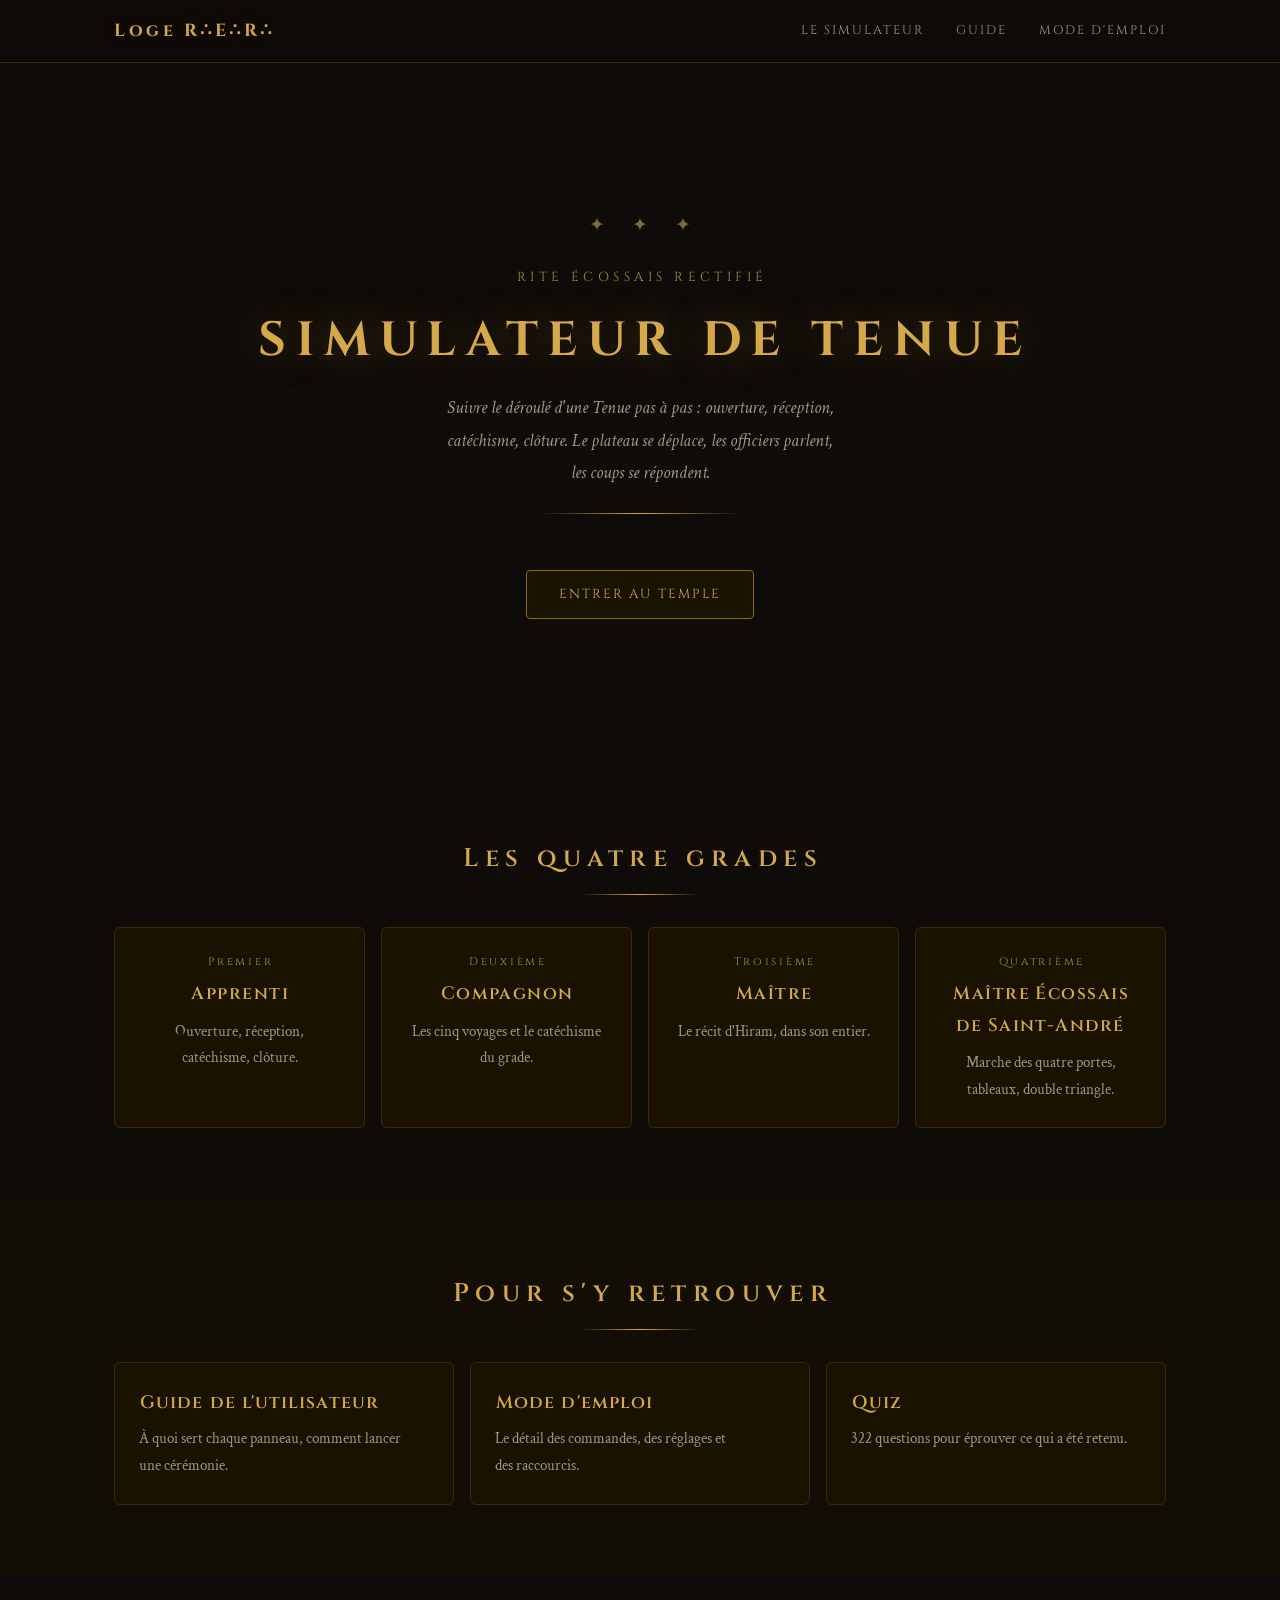
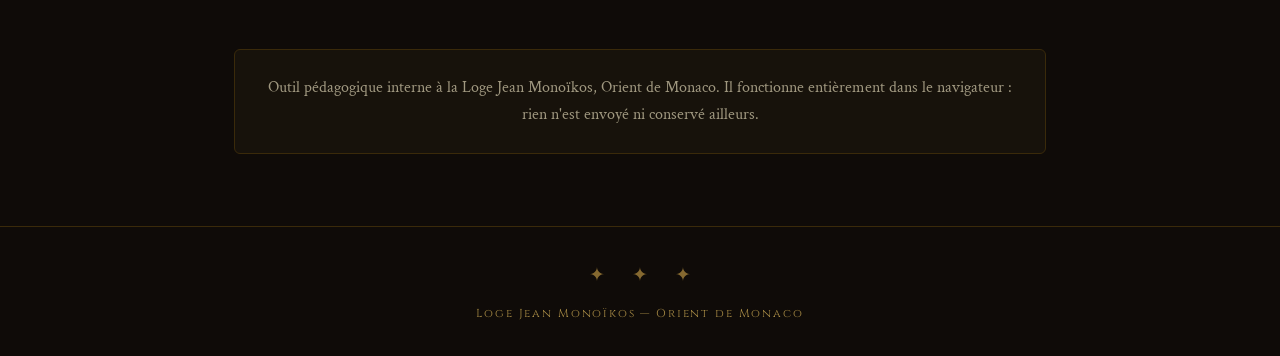
<file: index.html>
<!DOCTYPE html>
<html lang="fr">
<head>
  <meta charset="UTF-8">
  <meta name="viewport" content="width=device-width, initial-scale=1.0">
  <title>Simulateur de Loge — Rite Écossais Rectifié</title>
  <meta name="description" content="Simulateur pédagogique de Tenue au Rite Écossais Rectifié. Quatre grades, plateau animé, catéchismes.">
  <meta property="og:type" content="website">
  <meta property="og:locale" content="fr_FR">
  <meta property="og:title" content="Simulateur de Loge — Rite Écossais Rectifié">
  <meta property="og:description" content="Simulateur pédagogique de Tenue au Rite Écossais Rectifié. Quatre grades, plateau animé, catéchismes.">
  <meta property="og:url" content="https://elricsonn.github.io/loge-rer/">
  <meta name="twitter:card" content="summary">

  <link rel="preconnect" href="https://fonts.googleapis.com">
  <link rel="preconnect" href="https://fonts.gstatic.com" crossorigin>
  <link rel="stylesheet" href="ds/styles.css">
  <link rel="stylesheet" href="site.css">
</head>
<body>

  <header class="entete">
    <div class="entete-inner">
      <a href="index.html" class="logo">Loge R&#8756;E&#8756;R&#8756;</a>
      <nav class="nav">
        <a href="Loge_RER.html">Le simulateur</a>
        <a href="guide_utilisateur.html">Guide</a>
        <a href="mode_emploi.html">Mode d'emploi</a>
      </nav>
    </div>
  </header>

  <section class="bandeau">
    <div class="bandeau-voile"></div>
    <div class="bandeau-contenu">
      <div class="ornement">&#10022; &#10022; &#10022;</div>
      <p class="bandeau-sous">Rite Écossais Rectifié</p>
      <h1 class="bandeau-titre">Simulateur de Tenue</h1>
      <p class="bandeau-chapo">Suivre le déroulé d'une Tenue pas à pas : ouverture, réception, catéchisme, clôture. Le plateau se déplace, les officiers parlent, les coups se répondent.</p>
      <div class="filet"></div>
      <a href="Loge_RER.html" class="btn">Entrer au temple</a>
    </div>
  </section>

  <section class="section">
    <h2 class="section-titre">Les quatre grades</h2>
    <div class="filet filet-court"></div>
    <div class="contenu contenu-large">
      <div class="grades">
        <a class="grade" href="Loge_RER.html?grade=apprenti">
          <div class="grade-rang">Premier</div>
          <div class="grade-nom">Apprenti</div>
          <p class="grade-note">Ouverture, réception, catéchisme, clôture.</p>
        </a>
        <a class="grade" href="Loge_RER.html?grade=compagnon">
          <div class="grade-rang">Deuxième</div>
          <div class="grade-nom">Compagnon</div>
          <p class="grade-note">Les cinq voyages et le catéchisme du grade.</p>
        </a>
        <a class="grade" href="Loge_RER.html?grade=maitre">
          <div class="grade-rang">Troisième</div>
          <div class="grade-nom">Maître</div>
          <p class="grade-note">Le récit d'Hiram, dans son entier.</p>
        </a>
        <a class="grade" href="Loge_RER.html?grade=me">
          <div class="grade-rang">Quatrième</div>
          <div class="grade-nom">Maître Écossais<br>de Saint-André</div>
          <p class="grade-note">Marche des quatre portes, tableaux, double triangle.</p>
        </a>
      </div>
    </div>
  </section>

  <section class="section section-alt">
    <h2 class="section-titre">Pour s'y retrouver</h2>
    <div class="filet filet-court"></div>
    <div class="contenu contenu-large">
      <div class="liens">
        <a class="lien-carte" href="guide_utilisateur.html">
          <span class="lien-titre">Guide de l'utilisateur</span>
          <span class="lien-note">À quoi sert chaque panneau, comment lancer une cérémonie.</span>
        </a>
        <a class="lien-carte" href="mode_emploi.html">
          <span class="lien-titre">Mode d'emploi</span>
          <span class="lien-note">Le détail des commandes, des réglages et des raccourcis.</span>
        </a>
        <a class="lien-carte" href="XQuiz%20RER/quiz_rer.html">
          <span class="lien-titre">Quiz</span>
          <span class="lien-note">322 questions pour éprouver ce qui a été retenu.</span>
        </a>
      </div>
    </div>
  </section>

  <section class="section">
    <div class="contenu">
      <p class="note-cadre">Outil pédagogique interne à la Loge Jean Monoïkos, Orient de Monaco. Il fonctionne entièrement dans le navigateur : rien n'est envoyé ni conservé ailleurs.</p>
    </div>
  </section>

  <footer class="pied">
    <div class="ornement">&#10022; &#10022; &#10022;</div>
    <p class="pied-texte">Loge Jean Monoïkos &mdash; Orient de Monaco</p>
  </footer>

</body>
</html>
</file>
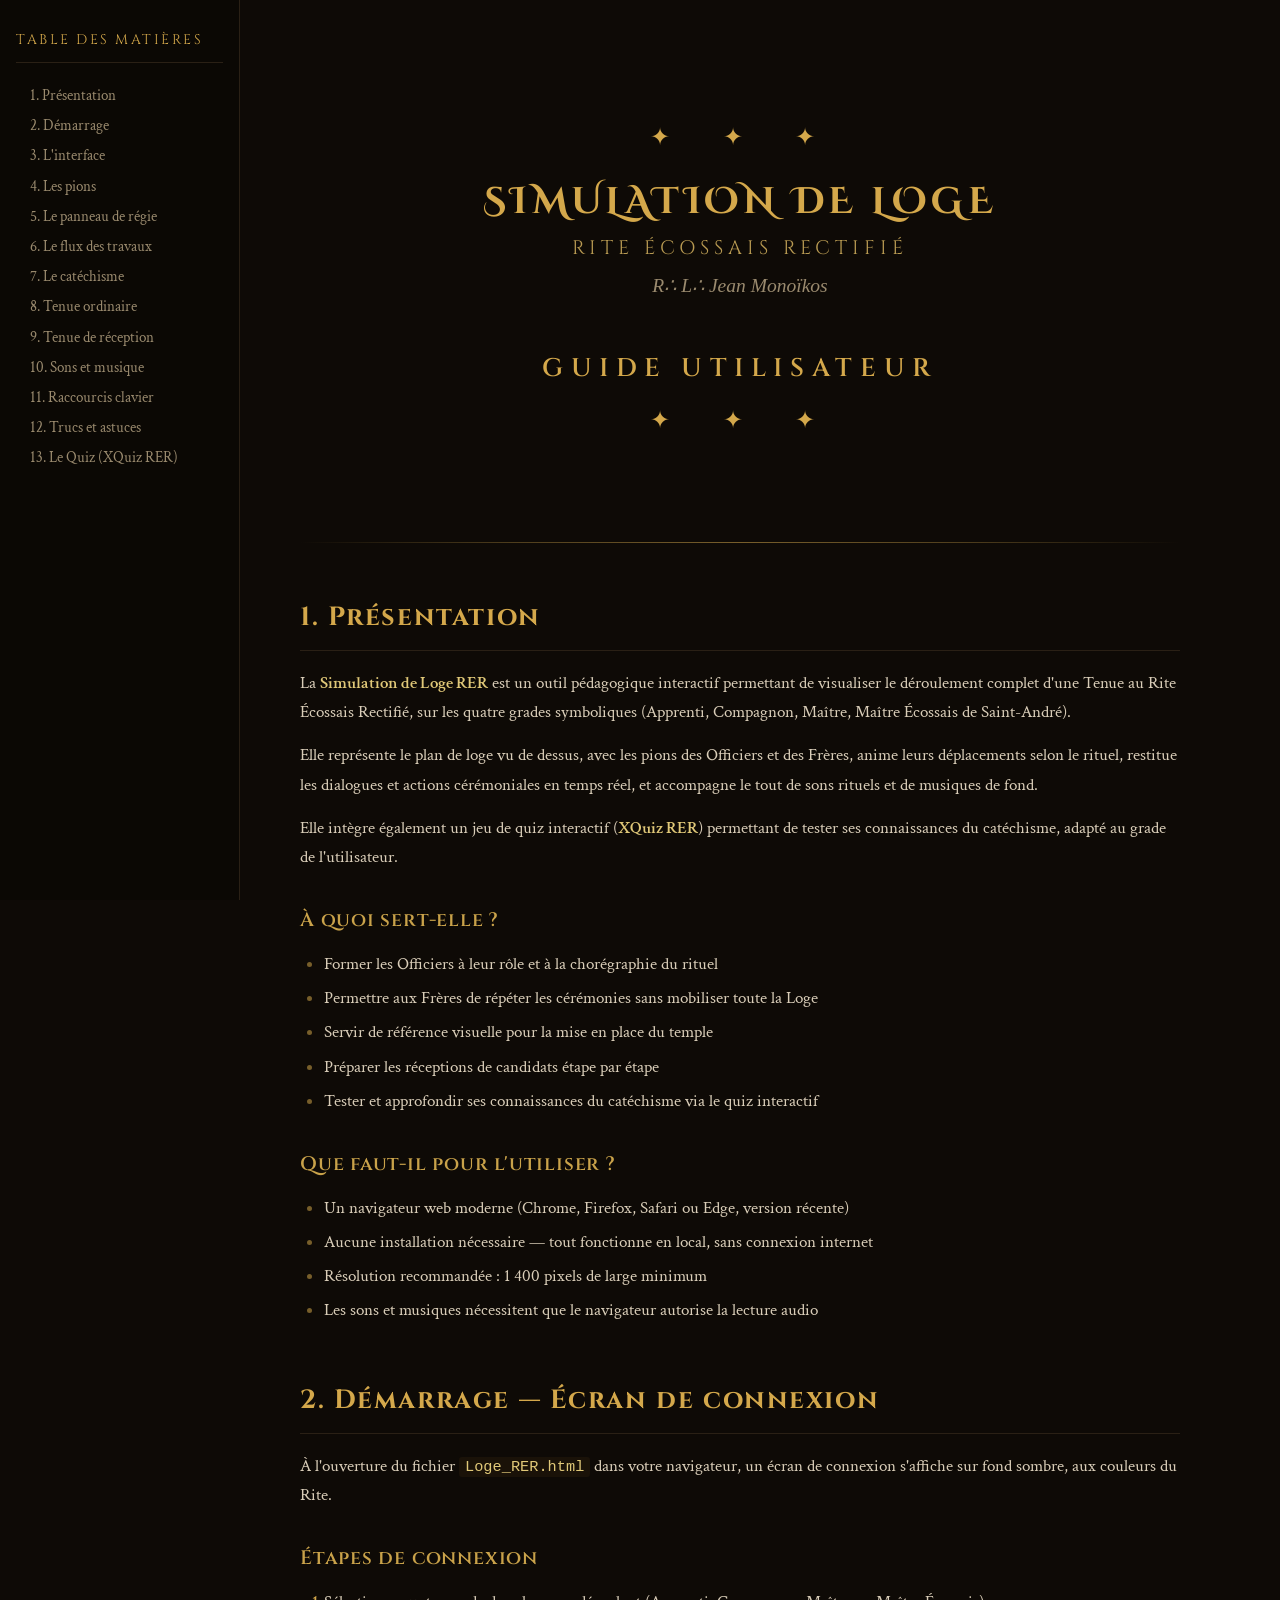
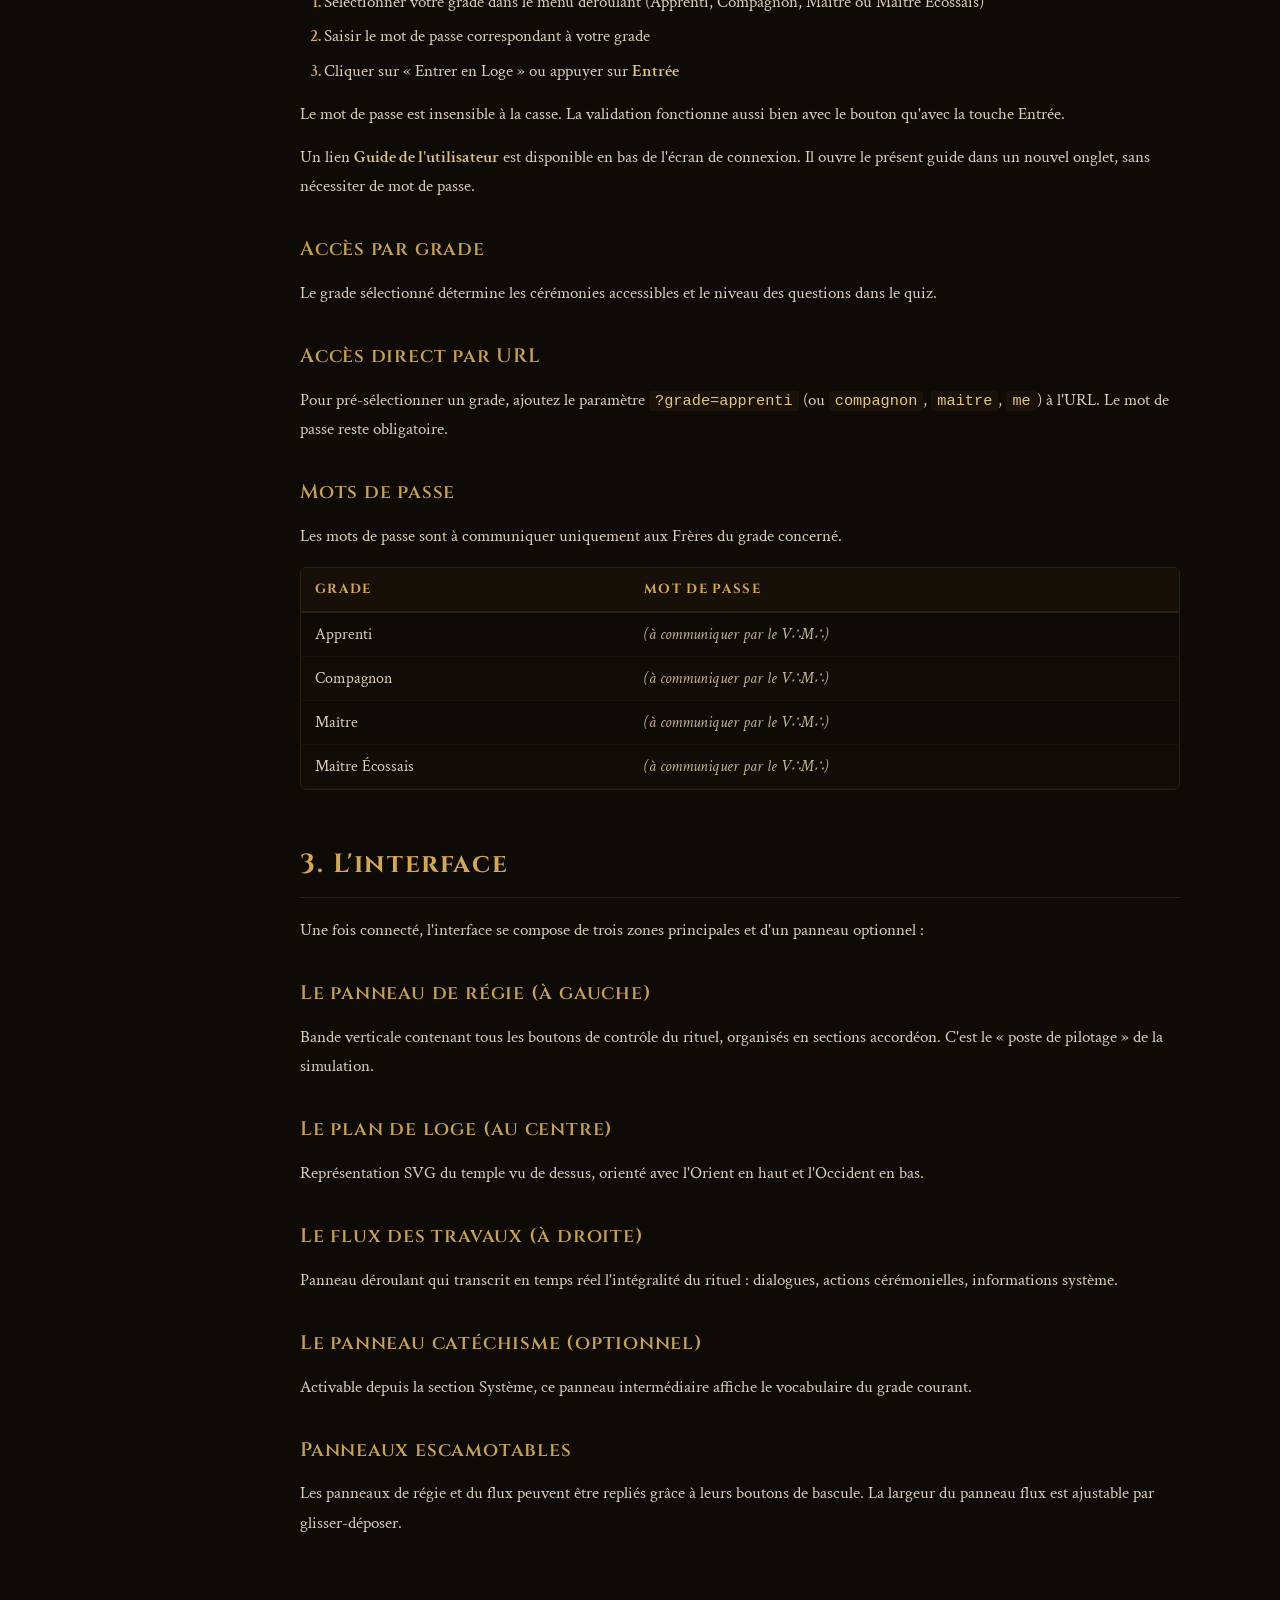
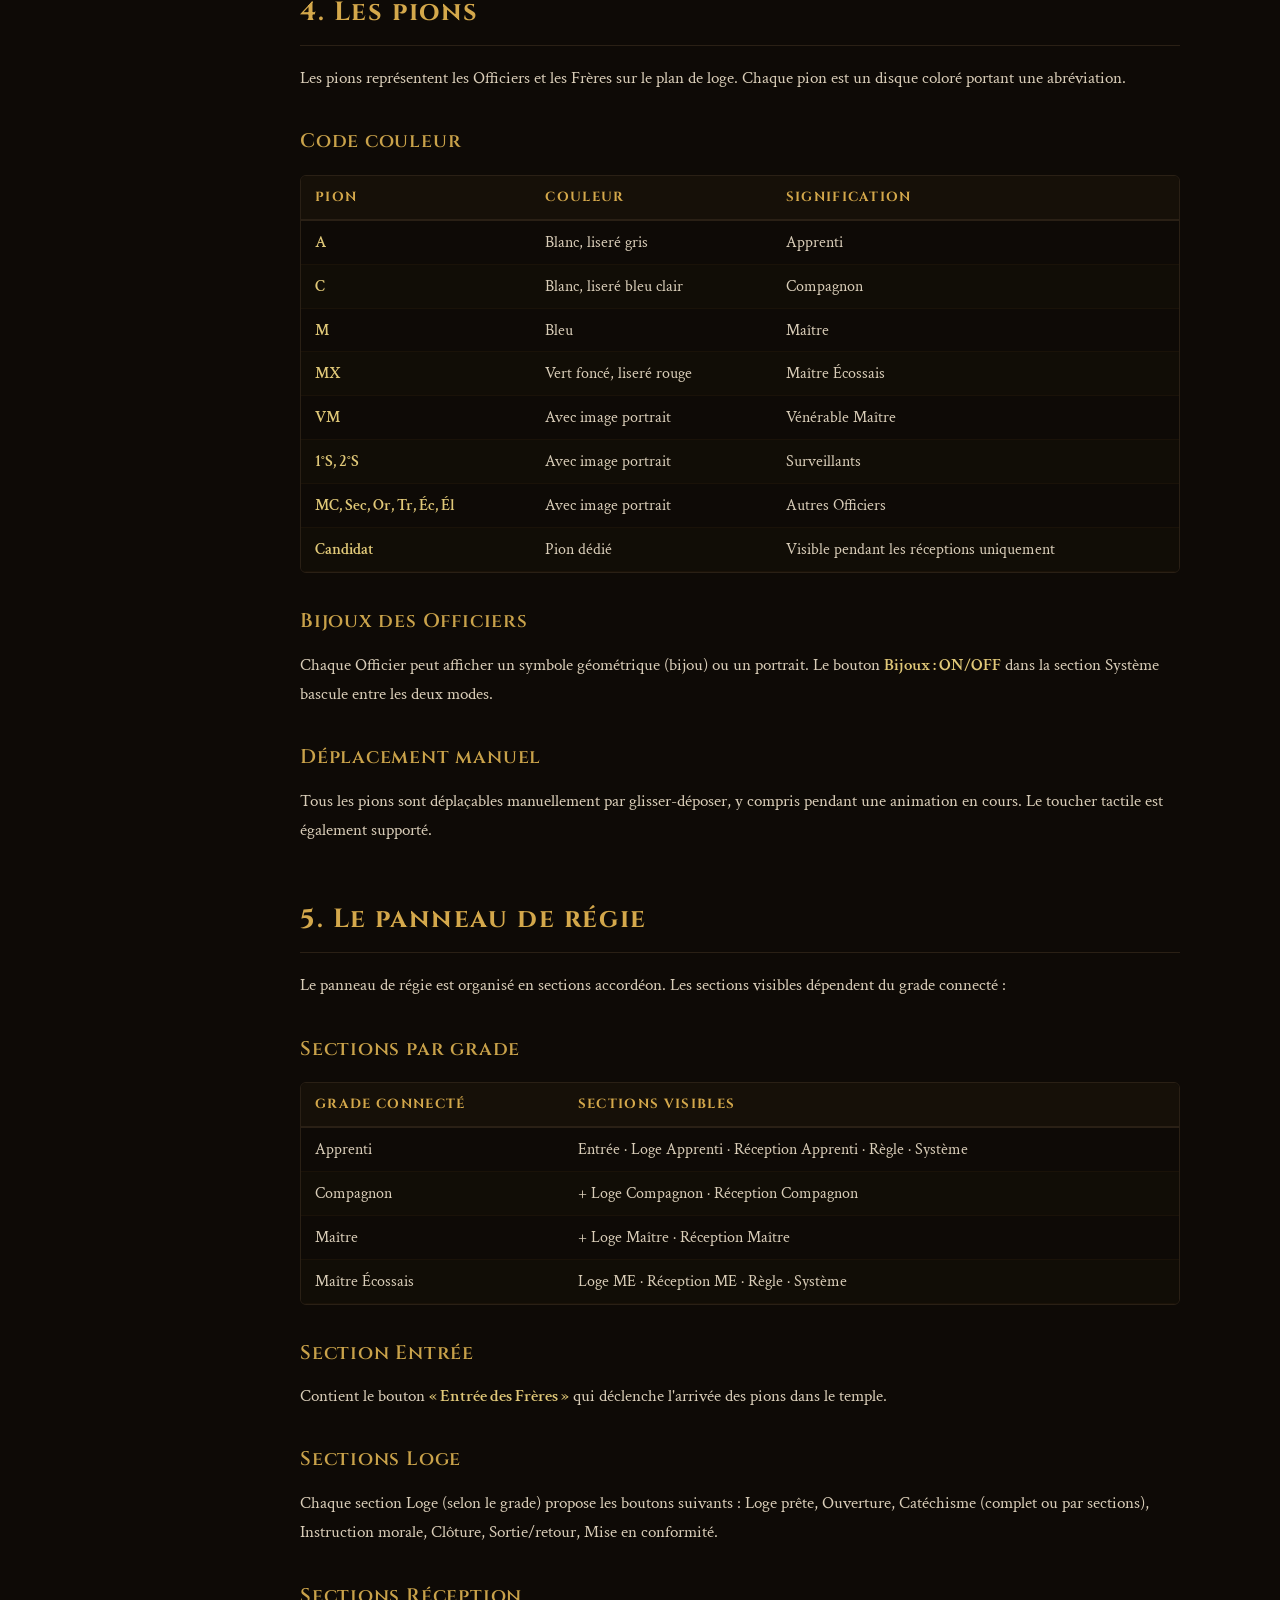
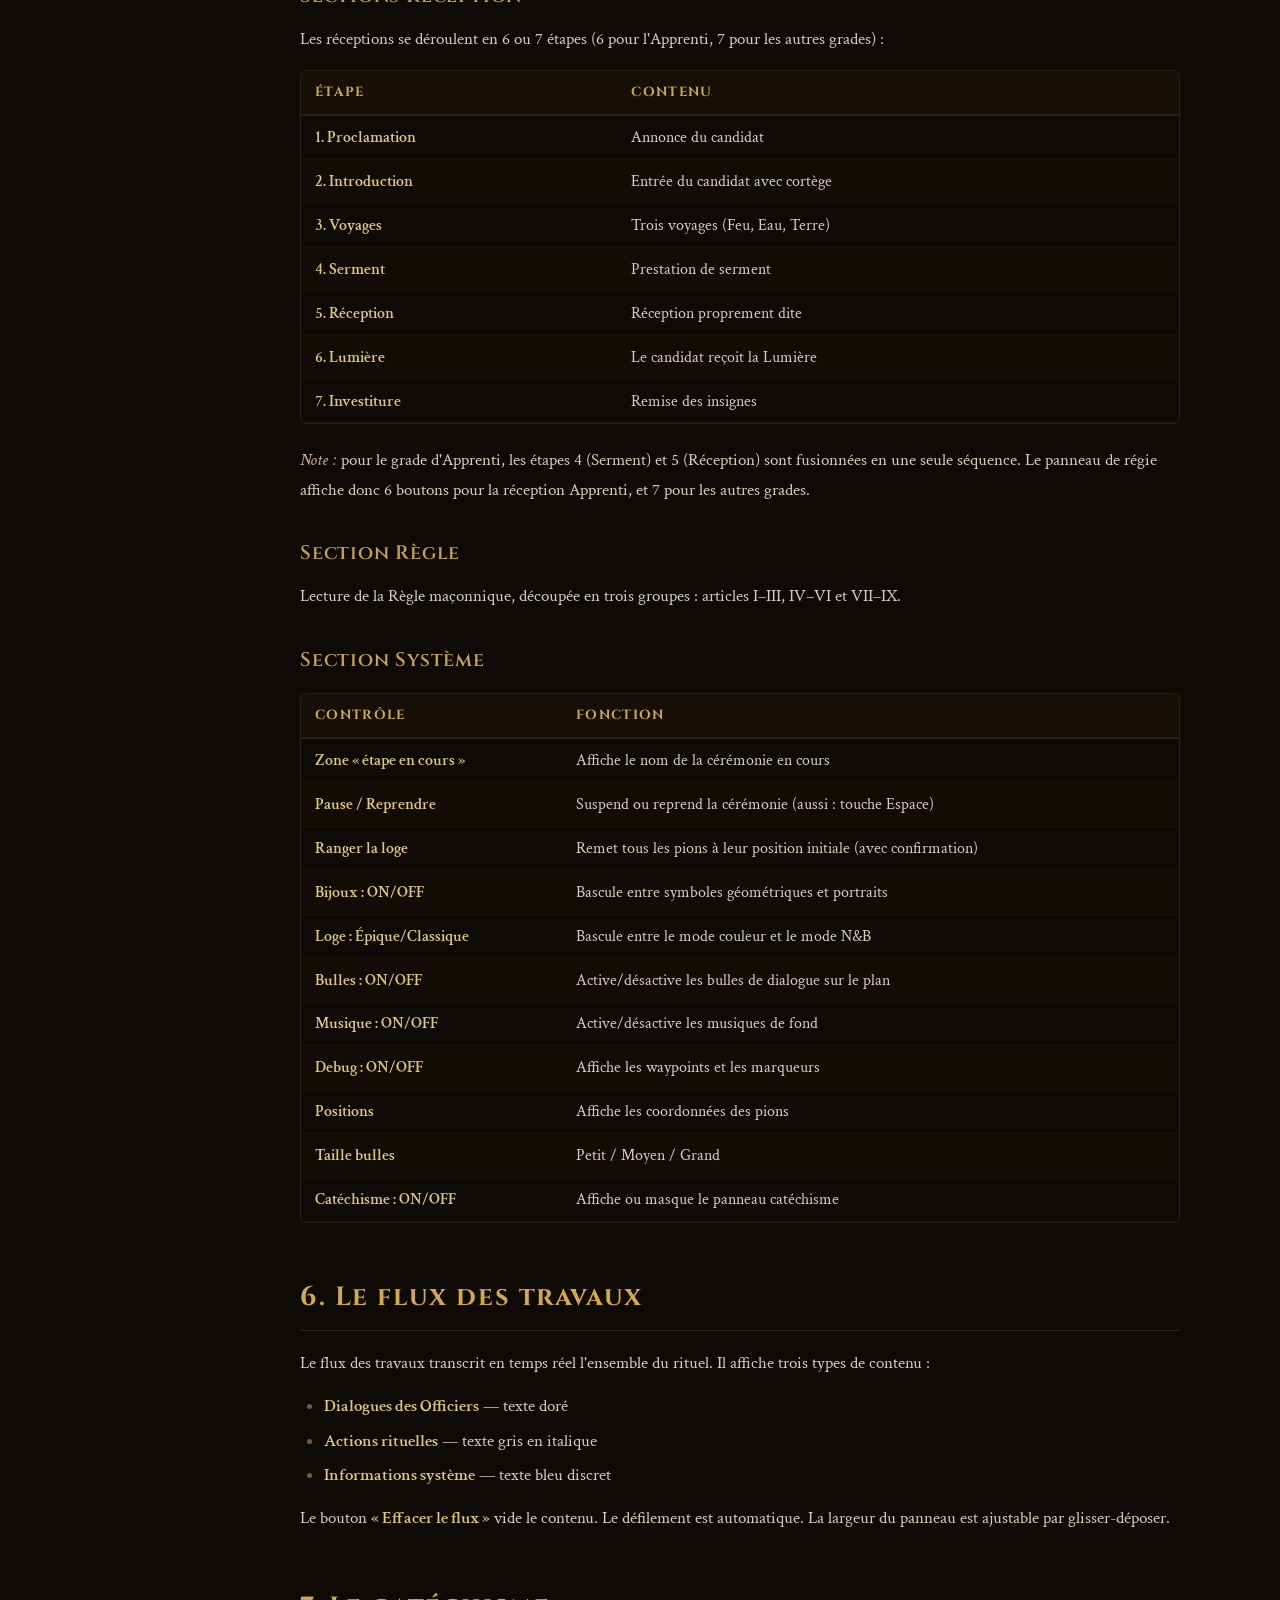
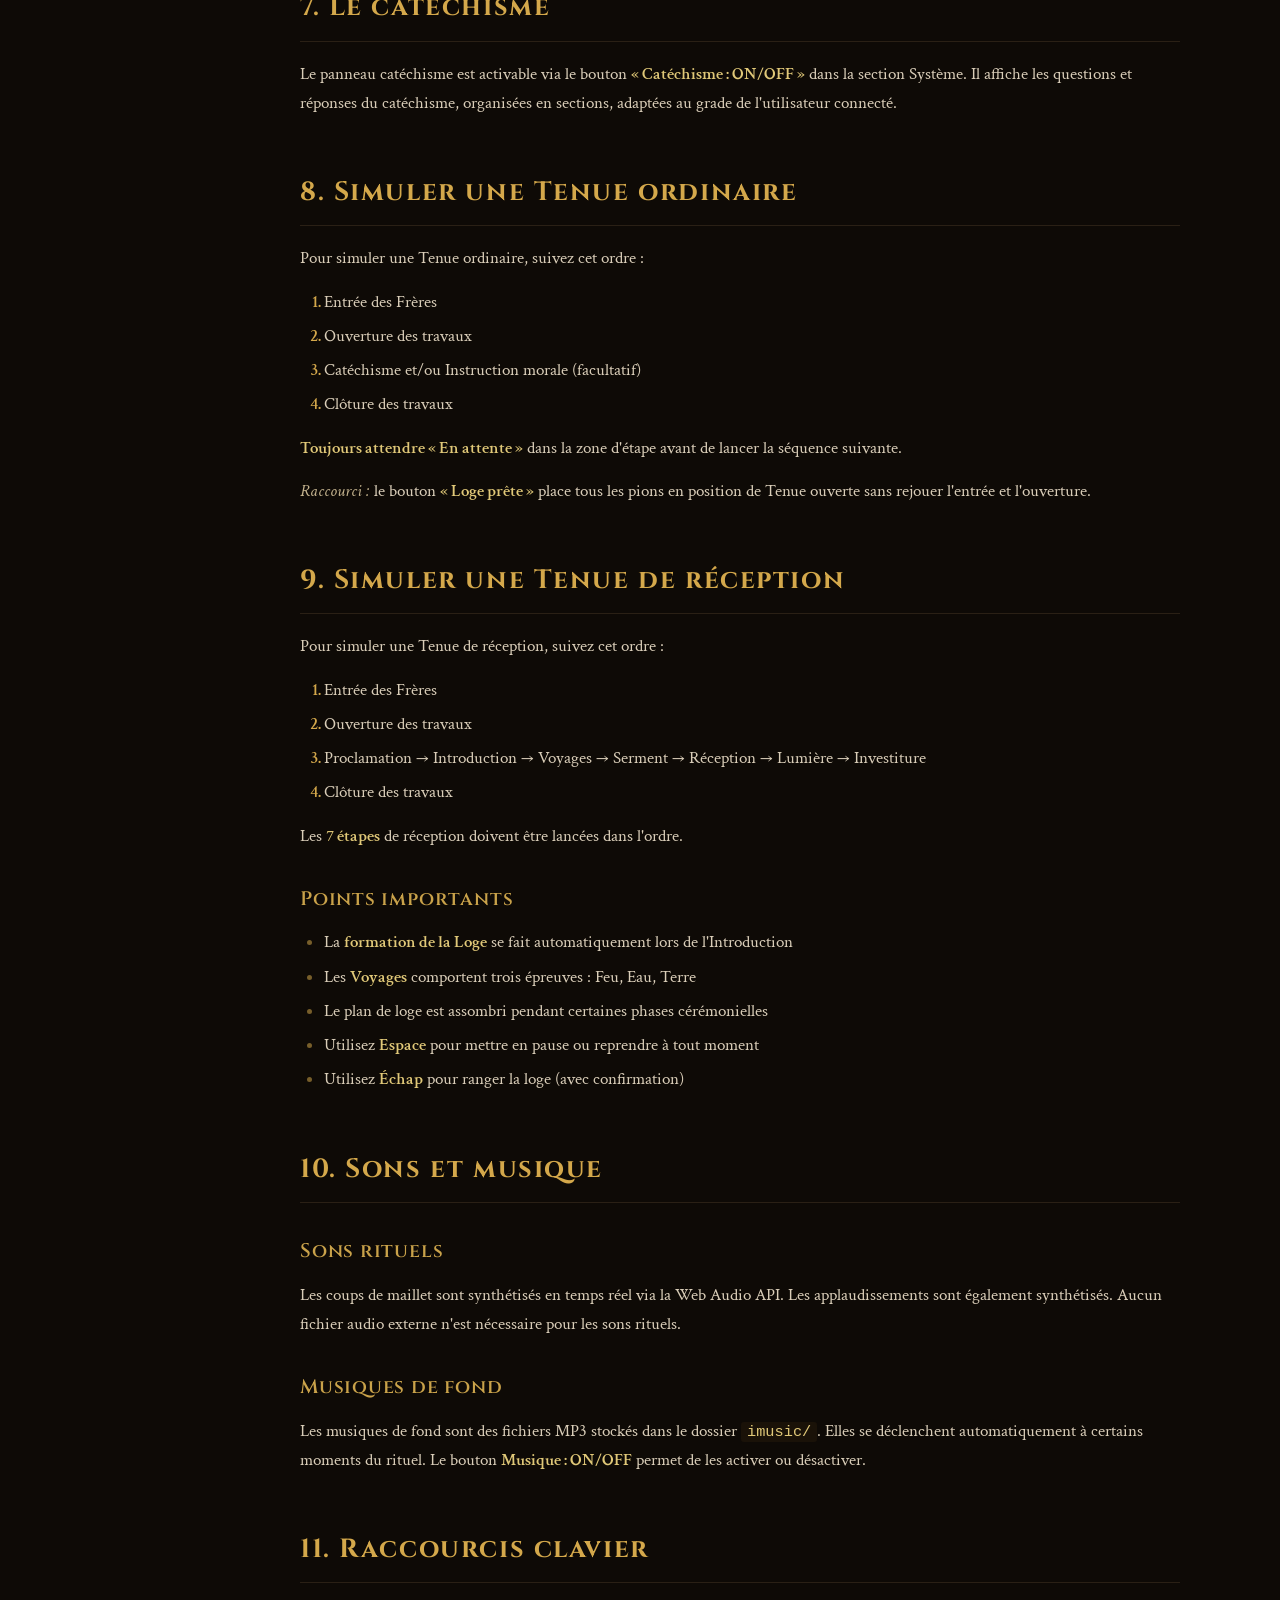
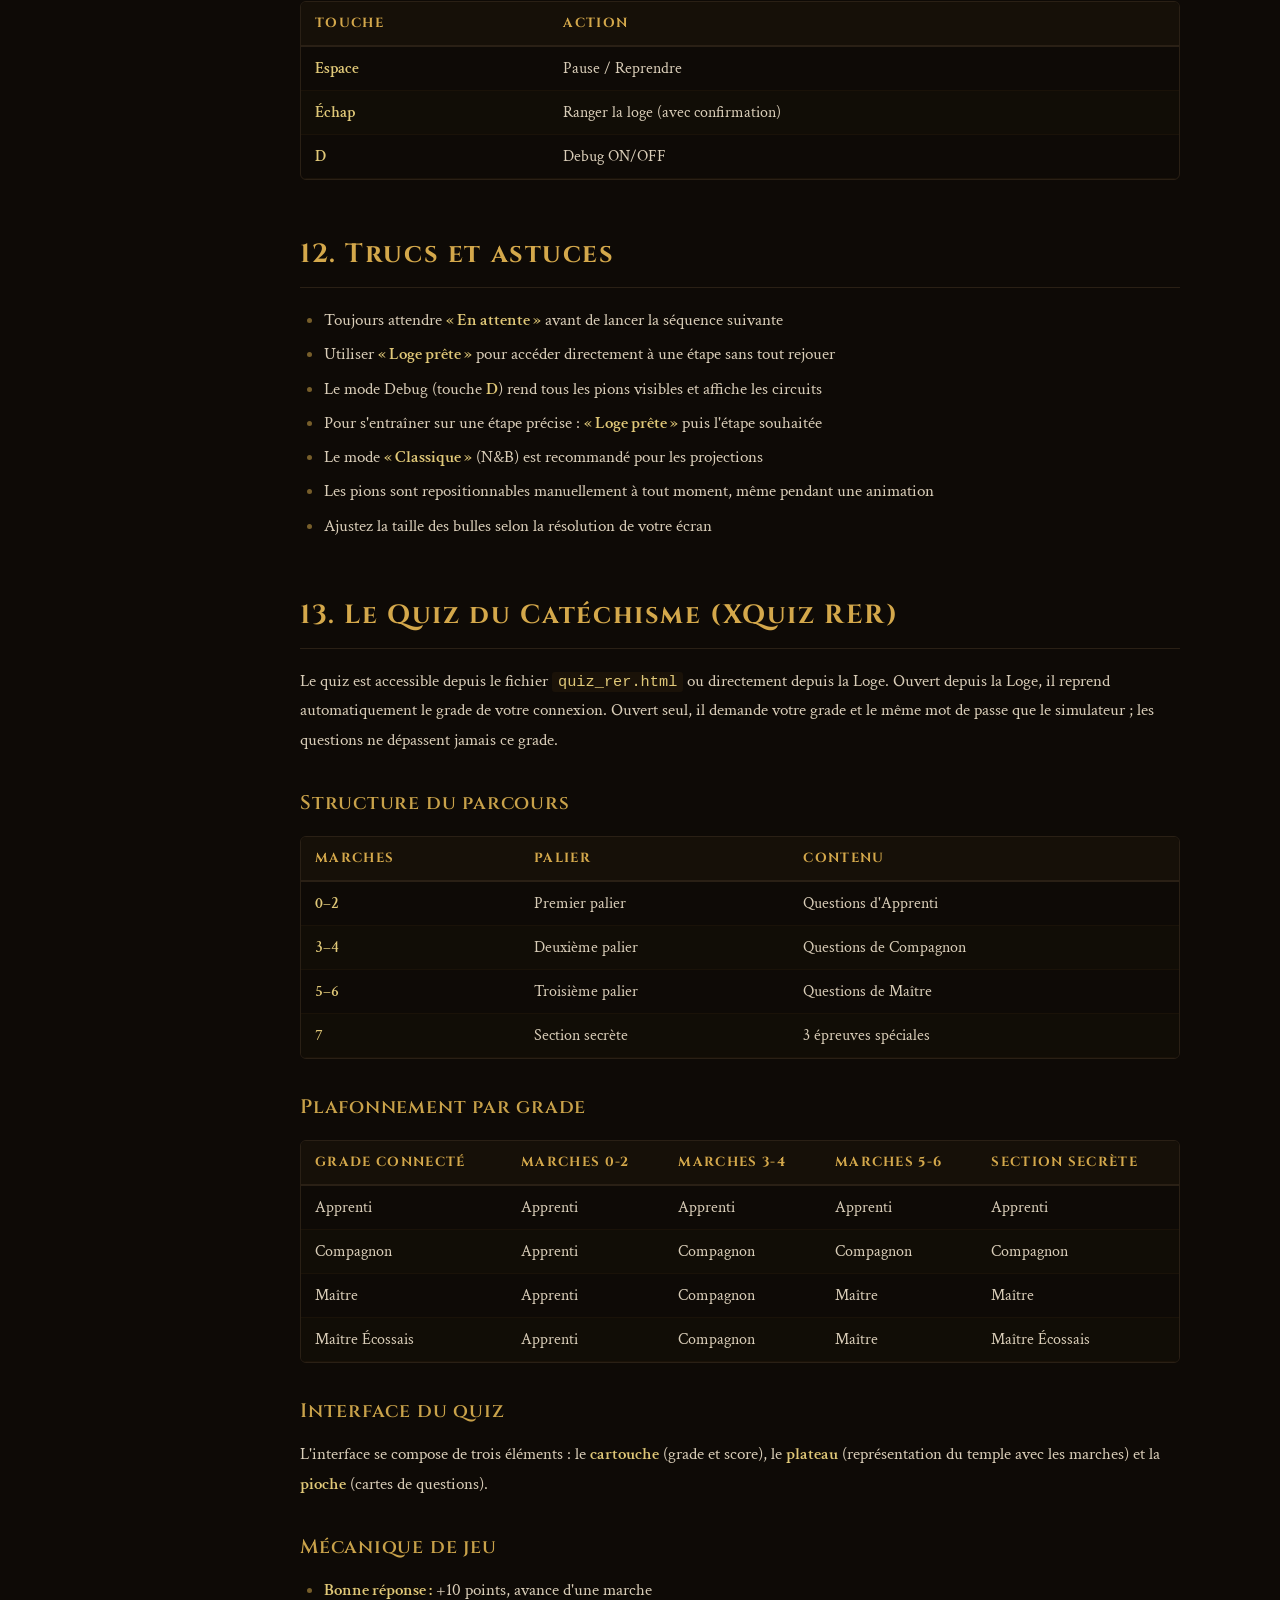
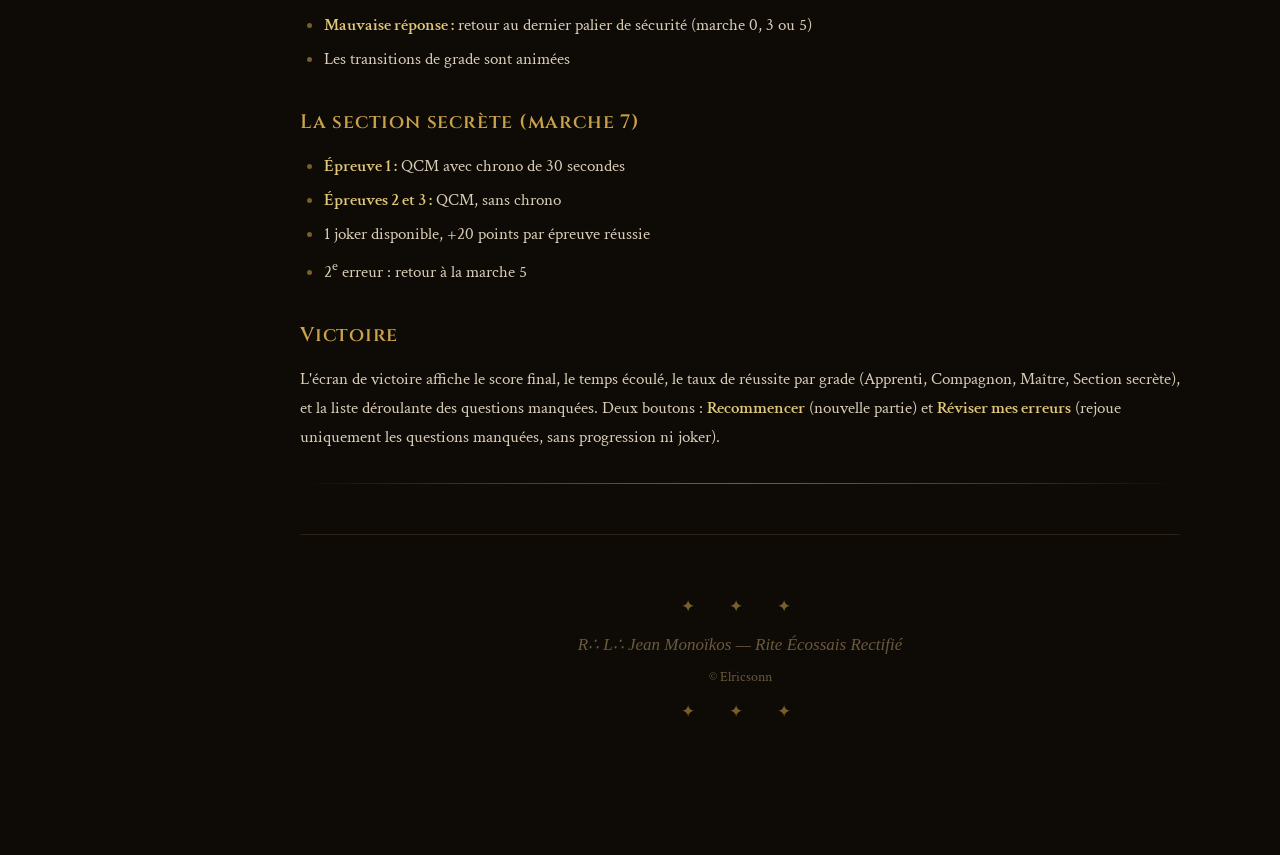
<file: guide_utilisateur.html>
<!DOCTYPE html>
<html lang="fr">
<head>
<meta charset="UTF-8">
<meta name="viewport" content="width=device-width, initial-scale=1.0">
<title>Guide utilisateur — Simulation de Loge RER</title>
<link href="https://fonts.googleapis.com/css2?family=Cinzel:wght@400;600;700;900&family=Cinzel+Decorative:wght@400;700&family=Crimson+Text:ital,wght@0,400;0,600;0,700;1,400;1,600&family=IM+Fell+English:ital@0;1&display=swap" rel="stylesheet">
<style>
/* ===== RESET & BASE ===== */
*, *::before, *::after { box-sizing: border-box; margin: 0; padding: 0; }
html { scroll-behavior: smooth; font-size: 17px; }
body {
    background: #0e0a06;
    color: #d9cdb8;
    font-family: 'Crimson Text', Georgia, serif;
    line-height: 1.72;
    min-height: 100vh;
}
::selection { background: #d4a84b33; color: #fff; }

/* ===== LAYOUT ===== */
.page-wrapper {
    display: flex;
    min-height: 100vh;
}
.content-area {
    flex: 1;
    min-width: 0;
    max-width: 960px;
    margin: 0 auto;
    padding: 48px 40px 80px 40px;
}
@media (min-width: 1100px) {
    .content-area { margin-left: 260px; }
}

/* ===== SIDEBAR TOC ===== */
.toc-sidebar {
    position: fixed;
    top: 0; left: 0;
    width: 240px;
    height: 100vh;
    background: #0b0804;
    border-right: 1px solid #2a2015;
    overflow-y: auto;
    padding: 28px 16px 40px 16px;
    z-index: 100;
    transition: transform .35s cubic-bezier(.4,0,.2,1);
    scrollbar-width: thin;
    scrollbar-color: #3a2a10 transparent;
}
.toc-sidebar::-webkit-scrollbar { width: 5px; }
.toc-sidebar::-webkit-scrollbar-thumb { background: #3a2a10; border-radius: 3px; }
.toc-sidebar::-webkit-scrollbar-track { background: transparent; }
.toc-sidebar .toc-title {
    font-family: 'Cinzel', serif;
    font-size: .82rem;
    letter-spacing: .18em;
    text-transform: uppercase;
    color: #d4a84b;
    margin-bottom: 18px;
    padding-bottom: 10px;
    border-bottom: 1px solid #2a2015;
}
.toc-sidebar a {
    display: block;
    color: #9a8a6e;
    text-decoration: none;
    font-family: 'Crimson Text', serif;
    font-size: .86rem;
    line-height: 1.45;
    padding: 4px 8px 4px 12px;
    border-left: 2px solid transparent;
    border-radius: 0 4px 4px 0;
    transition: all .2s;
    margin-bottom: 1px;
}
.toc-sidebar a:hover {
    color: #d4a84b;
    background: #1a1208;
    border-left-color: #d4a84b44;
}
.toc-sidebar a.active {
    color: #d4a84b;
    background: #1a1208;
    border-left-color: #d4a84b;
    font-weight: 600;
}

/* ===== HAMBURGER ===== */
.toc-toggle {
    display: none;
    position: fixed;
    top: 14px; left: 14px;
    z-index: 200;
    width: 42px; height: 42px;
    background: #161008;
    border: 1px solid #2a2015;
    border-radius: 6px;
    cursor: pointer;
    align-items: center;
    justify-content: center;
    flex-direction: column;
    gap: 5px;
}
.toc-toggle span {
    display: block;
    width: 22px; height: 2px;
    background: #d4a84b;
    border-radius: 1px;
    transition: all .3s;
}
.toc-toggle.open span:nth-child(1) { transform: translateY(7px) rotate(45deg); }
.toc-toggle.open span:nth-child(2) { opacity: 0; }
.toc-toggle.open span:nth-child(3) { transform: translateY(-7px) rotate(-45deg); }

.toc-overlay {
    display: none;
    position: fixed;
    inset: 0;
    background: rgba(0,0,0,.6);
    z-index: 90;
}

@media (max-width: 1099px) {
    .toc-toggle { display: flex; }
    .toc-sidebar { transform: translateX(-100%); }
    .toc-sidebar.open { transform: translateX(0); }
    .toc-overlay.open { display: block; }
    .content-area { padding: 48px 24px 80px 24px; margin-left: 0; }
}
@media (max-width: 600px) {
    html { font-size: 15px; }
    .content-area { padding: 40px 16px 60px 16px; }
}

/* ===== TITLE PAGE ===== */
.title-page {
    text-align: center;
    padding: 60px 20px 50px;
    margin-bottom: 40px;
}
.title-stars {
    font-size: 1.4rem;
    color: #d4a84b;
    letter-spacing: .6em;
    margin: 10px 0;
}
.title-page h1 {
    font-family: 'Cinzel Decorative', 'Cinzel', serif;
    font-weight: 700;
    font-size: 2.2rem;
    color: #d4a84b;
    letter-spacing: .12em;
    text-transform: uppercase;
    margin: 20px 0 6px;
    line-height: 1.25;
}
.title-page .title-rite {
    font-family: 'Cinzel', serif;
    font-size: 1.15rem;
    color: #b89a52;
    letter-spacing: .25em;
    text-transform: uppercase;
    margin-bottom: 4px;
}
.title-page .title-loge {
    font-family: 'IM Fell English', serif;
    font-style: italic;
    font-size: 1.15rem;
    color: #9a8a6e;
    margin-bottom: 24px;
}
.title-page .title-mode {
    font-family: 'Cinzel', serif;
    font-size: 1.5rem;
    font-weight: 600;
    color: #d4a84b;
    letter-spacing: .3em;
    text-transform: uppercase;
}

/* ===== HEADINGS ===== */
h2 {
    font-family: 'Cinzel', serif;
    font-weight: 700;
    font-size: 1.55rem;
    color: #d4a84b;
    margin: 52px 0 18px;
    padding-bottom: 10px;
    border-bottom: 1px solid #2a2015;
    letter-spacing: .06em;
}
h3 {
    font-family: 'Cinzel', serif;
    font-weight: 600;
    font-size: 1.15rem;
    color: #c9a24a;
    margin: 32px 0 12px;
    letter-spacing: .04em;
}
h4 {
    font-family: 'Cinzel', serif;
    font-weight: 400;
    font-size: 1rem;
    color: #b89a52;
    margin: 22px 0 8px;
}

/* ===== PARAGRAPHS & LISTS ===== */
p { margin: 0 0 14px; }
ul, ol { margin: 0 0 14px 24px; }
li { margin-bottom: 5px; }
ul li::marker { color: #d4a84b88; }
ol li::marker { color: #d4a84b; font-weight: 600; }
strong, b { color: #e0c878; font-weight: 600; }
em, i { font-style: italic; color: #c4b38e; }

/* ===== TABLES ===== */
.table-wrap {
    overflow-x: auto;
    margin: 16px 0 22px;
    border-radius: 6px;
    border: 1px solid #2a2015;
}
table {
    width: 100%;
    border-collapse: collapse;
    font-size: .92rem;
}
thead th {
    font-family: 'Cinzel', serif;
    font-size: .78rem;
    letter-spacing: .1em;
    text-transform: uppercase;
    color: #d4a84b;
    background: #161008;
    padding: 10px 14px;
    text-align: left;
    border-bottom: 2px solid #2a2015;
    white-space: nowrap;
}
tbody td {
    padding: 8px 14px;
    border-bottom: 1px solid #1a1208;
    vertical-align: top;
}
tbody tr:nth-child(even) td { background: #110d06; }
tbody tr:hover td { background: #1a140a; }
td code, th code {
    font-size: .85em;
    background: #1a1208;
    padding: 1px 5px;
    border-radius: 3px;
    color: #e0c878;
}

/* ===== CODE ===== */
code {
    font-family: 'SF Mono', 'Fira Code', 'Consolas', monospace;
    font-size: .9em;
}
p code, li code {
    background: #1a1208;
    padding: 1px 6px;
    border-radius: 3px;
    color: #e0c878;
}

/* ===== GOLD SEPARATOR ===== */
.gold-sep {
    height: 1px;
    background: linear-gradient(90deg, transparent, #d4a84b55, #d4a84b88, #d4a84b55, transparent);
    margin: 30px 0;
    border: none;
}

/* ===== BACK TO TOP ===== */
.back-to-top {
    position: fixed;
    bottom: 28px;
    right: 28px;
    width: 44px; height: 44px;
    background: #161008;
    border: 1px solid #2a2015;
    border-radius: 50%;
    color: #d4a84b;
    font-size: 1.3rem;
    cursor: pointer;
    display: flex;
    align-items: center;
    justify-content: center;
    opacity: 0;
    visibility: hidden;
    transition: all .3s;
    z-index: 80;
}
.back-to-top.visible { opacity: 1; visibility: visible; }
.back-to-top:hover { background: #1e1608; border-color: #d4a84b44; transform: translateY(-2px); }

/* ===== FOOTER ===== */
.footer {
    text-align: center;
    padding: 50px 20px 40px;
    margin-top: 50px;
    border-top: 1px solid #2a2015;
    color: #6a5a3e;
}
.footer .footer-stars { color: #d4a84b88; letter-spacing: .5em; margin: 8px 0; }
.footer .footer-loge { font-family: 'IM Fell English', serif; font-style: italic; }
.footer .footer-copy { font-size: .85rem; margin-top: 6px; }

/* ===== PRINT ===== */
@media print {
    body { background: #fff; color: #111; font-size: 11pt; }
    .toc-sidebar, .toc-toggle, .toc-overlay, .back-to-top { display: none !important; }
    .content-area { margin: 0; padding: 20px; max-width: 100%; }
    h2 { color: #333; border-bottom-color: #999; }
    h3, h4 { color: #444; }
    .title-page h1, .title-page .title-mode, .title-stars { color: #222; }
    .title-page .title-rite, .title-page .title-loge { color: #555; }
    table { font-size: 9pt; }
    thead th { background: #eee; color: #222; border-bottom-color: #999; }
    tbody tr:nth-child(even) td { background: #f5f5f5; }
    tbody td { border-bottom-color: #ddd; }
    code, p code, li code, td code { color: #333; background: #eee; }
    .gold-sep { background: #ccc; }
    strong, b { color: #111; }
    em, i { color: #333; }
    a { color: #111; text-decoration: none; }
    .footer { border-top-color: #ccc; color: #666; }
    .footer .footer-stars { color: #999; }
}
</style>
</head>
<body>

<!-- ===== TOC TOGGLE (mobile) ===== -->
<button class="toc-toggle" id="tocToggle" aria-label="Menu">
    <span></span><span></span><span></span>
</button>
<div class="toc-overlay" id="tocOverlay"></div>

<!-- ===== SIDEBAR TOC ===== -->
<nav class="toc-sidebar" id="tocSidebar">
    <div class="toc-title">Table des mati&#232;res</div>
    <a href="#s1">1. Pr&#233;sentation</a>
    <a href="#s2">2. D&#233;marrage</a>
    <a href="#s3">3. L'interface</a>
    <a href="#s4">4. Les pions</a>
    <a href="#s5">5. Le panneau de r&#233;gie</a>
    <a href="#s6">6. Le flux des travaux</a>
    <a href="#s7">7. Le cat&#233;chisme</a>
    <a href="#s8">8. Tenue ordinaire</a>
    <a href="#s9">9. Tenue de r&#233;ception</a>
    <a href="#s10">10. Sons et musique</a>
    <a href="#s11">11. Raccourcis clavier</a>
    <a href="#s12">12. Trucs et astuces</a>
    <a href="#s13">13. Le Quiz (XQuiz RER)</a>
</nav>

<!-- ===== MAIN CONTENT ===== -->
<div class="page-wrapper">
<main class="content-area">

<!-- TITLE PAGE -->
<div class="title-page" id="top">
    <div class="title-stars">&#10022;&#8195;&#10022;&#8195;&#10022;</div>
    <h1>Simulation de Loge</h1>
    <div class="title-rite">Rite &#201;cossais Rectifi&#233;</div>
    <div class="title-loge">R&#8756; L&#8756; Jean Mono&#239;kos</div>
    <div style="height:20px"></div>
    <div class="title-mode">Guide utilisateur</div>
    <div class="title-stars">&#10022;&#8195;&#10022;&#8195;&#10022;</div>
</div>

<hr class="gold-sep">

<!-- ================================================================ -->
<!-- 1. Pr&#233;sentation -->
<!-- ================================================================ -->
<h2 id="s1">1. Pr&#233;sentation</h2>

<p>La <strong>Simulation de Loge RER</strong> est un outil p&#233;dagogique interactif permettant de visualiser le d&#233;roulement complet d'une Tenue au Rite &#201;cossais Rectifi&#233;, sur les quatre grades symboliques (Apprenti, Compagnon, Ma&#238;tre, Ma&#238;tre &#201;cossais de Saint-Andr&#233;).</p>

<p>Elle repr&#233;sente le plan de loge vu de dessus, avec les pions des Officiers et des Fr&#232;res, anime leurs d&#233;placements selon le rituel, restitue les dialogues et actions c&#233;r&#233;moniales en temps r&#233;el, et accompagne le tout de sons rituels et de musiques de fond.</p>

<p>Elle int&#232;gre &#233;galement un jeu de quiz interactif (<strong>XQuiz RER</strong>) permettant de tester ses connaissances du cat&#233;chisme, adapt&#233; au grade de l'utilisateur.</p>

<h3>&#192; quoi sert-elle ?</h3>
<ul>
    <li>Former les Officiers &#224; leur r&#244;le et &#224; la chor&#233;graphie du rituel</li>
    <li>Permettre aux Fr&#232;res de r&#233;p&#233;ter les c&#233;r&#233;monies sans mobiliser toute la Loge</li>
    <li>Servir de r&#233;f&#233;rence visuelle pour la mise en place du temple</li>
    <li>Pr&#233;parer les r&#233;ceptions de candidats &#233;tape par &#233;tape</li>
    <li>Tester et approfondir ses connaissances du cat&#233;chisme via le quiz interactif</li>
</ul>

<h3>Que faut-il pour l'utiliser ?</h3>
<ul>
    <li>Un navigateur web moderne (Chrome, Firefox, Safari ou Edge, version r&#233;cente)</li>
    <li>Aucune installation n&#233;cessaire &#8212; tout fonctionne en local, sans connexion internet</li>
    <li>R&#233;solution recommand&#233;e : 1 400 pixels de large minimum</li>
    <li>Les sons et musiques n&#233;cessitent que le navigateur autorise la lecture audio</li>
</ul>

<!-- ================================================================ -->
<!-- 2. D&#233;marrage -->
<!-- ================================================================ -->
<h2 id="s2">2. D&#233;marrage &#8212; &#201;cran de connexion</h2>

<p>&#192; l'ouverture du fichier <code>Loge_RER.html</code> dans votre navigateur, un &#233;cran de connexion s'affiche sur fond sombre, aux couleurs du Rite.</p>

<h3>&#201;tapes de connexion</h3>
<ol>
    <li>S&#233;lectionner votre grade dans le menu d&#233;roulant (Apprenti, Compagnon, Ma&#238;tre ou Ma&#238;tre &#201;cossais)</li>
    <li>Saisir le mot de passe correspondant &#224; votre grade</li>
    <li>Cliquer sur &#171; Entrer en Loge &#187; ou appuyer sur <strong>Entr&#233;e</strong></li>
</ol>

<p>Le mot de passe est insensible &#224; la casse. La validation fonctionne aussi bien avec le bouton qu'avec la touche Entr&#233;e.</p>
<p>Un lien <strong>Guide de l'utilisateur</strong> est disponible en bas de l'&#233;cran de connexion. Il ouvre le pr&#233;sent guide dans un nouvel onglet, sans n&#233;cessiter de mot de passe.</p>

<h3>Acc&#232;s par grade</h3>
<p>Le grade s&#233;lectionn&#233; d&#233;termine les c&#233;r&#233;monies accessibles et le niveau des questions dans le quiz.</p>

<h3>Acc&#232;s direct par URL</h3>
<p>Pour pr&#233;-s&#233;lectionner un grade, ajoutez le param&#232;tre <code>?grade=apprenti</code> (ou <code>compagnon</code>, <code>maitre</code>, <code>me</code>) &#224; l'URL. Le mot de passe reste obligatoire.</p>

<h3>Mots de passe</h3>
<p>Les mots de passe sont &#224; communiquer uniquement aux Fr&#232;res du grade concern&#233;.</p>
<div class="table-wrap">
<table>
<thead><tr><th>Grade</th><th>Mot de passe</th></tr></thead>
<tbody>
<tr><td>Apprenti</td><td><em>(&#224; communiquer par le V&#8756;M&#8756;)</em></td></tr>
<tr><td>Compagnon</td><td><em>(&#224; communiquer par le V&#8756;M&#8756;)</em></td></tr>
<tr><td>Ma&#238;tre</td><td><em>(&#224; communiquer par le V&#8756;M&#8756;)</em></td></tr>
<tr><td>Ma&#238;tre &#201;cossais</td><td><em>(&#224; communiquer par le V&#8756;M&#8756;)</em></td></tr>
</tbody>
</table>
</div>

<!-- ================================================================ -->
<!-- 3. L'interface -->
<!-- ================================================================ -->
<h2 id="s3">3. L'interface</h2>

<p>Une fois connect&#233;, l'interface se compose de trois zones principales et d'un panneau optionnel :</p>

<h3>Le panneau de r&#233;gie (&#224; gauche)</h3>
<p>Bande verticale contenant tous les boutons de contr&#244;le du rituel, organis&#233;s en sections accord&#233;on. C'est le &#171; poste de pilotage &#187; de la simulation.</p>

<h3>Le plan de loge (au centre)</h3>
<p>Repr&#233;sentation SVG du temple vu de dessus, orient&#233; avec l'Orient en haut et l'Occident en bas.</p>

<h3>Le flux des travaux (&#224; droite)</h3>
<p>Panneau d&#233;roulant qui transcrit en temps r&#233;el l'int&#233;gralit&#233; du rituel : dialogues, actions c&#233;r&#233;monielles, informations syst&#232;me.</p>

<h3>Le panneau cat&#233;chisme (optionnel)</h3>
<p>Activable depuis la section Syst&#232;me, ce panneau interm&#233;diaire affiche le vocabulaire du grade courant.</p>

<h3>Panneaux escamotables</h3>
<p>Les panneaux de r&#233;gie et du flux peuvent &#234;tre repli&#233;s gr&#226;ce &#224; leurs boutons de bascule. La largeur du panneau flux est ajustable par glisser-d&#233;poser.</p>

<!-- ================================================================ -->
<!-- 4. Les pions -->
<!-- ================================================================ -->
<h2 id="s4">4. Les pions</h2>

<p>Les pions repr&#233;sentent les Officiers et les Fr&#232;res sur le plan de loge. Chaque pion est un disque color&#233; portant une abr&#233;viation.</p>

<h3>Code couleur</h3>
<div class="table-wrap">
<table>
<thead><tr><th>Pion</th><th>Couleur</th><th>Signification</th></tr></thead>
<tbody>
<tr><td><strong>A</strong></td><td>Blanc, liser&#233; gris</td><td>Apprenti</td></tr>
<tr><td><strong>C</strong></td><td>Blanc, liser&#233; bleu clair</td><td>Compagnon</td></tr>
<tr><td><strong>M</strong></td><td>Bleu</td><td>Ma&#238;tre</td></tr>
<tr><td><strong>MX</strong></td><td>Vert fonc&#233;, liser&#233; rouge</td><td>Ma&#238;tre &#201;cossais</td></tr>
<tr><td><strong>VM</strong></td><td>Avec image portrait</td><td>V&#233;n&#233;rable Ma&#238;tre</td></tr>
<tr><td><strong>1&#176;S, 2&#176;S</strong></td><td>Avec image portrait</td><td>Surveillants</td></tr>
<tr><td><strong>MC, Sec, Or, Tr, &#201;c, &#201;l</strong></td><td>Avec image portrait</td><td>Autres Officiers</td></tr>
<tr><td><strong>Candidat</strong></td><td>Pion d&#233;di&#233;</td><td>Visible pendant les r&#233;ceptions uniquement</td></tr>
</tbody>
</table>
</div>

<h3>Bijoux des Officiers</h3>
<p>Chaque Officier peut afficher un symbole g&#233;om&#233;trique (bijou) ou un portrait. Le bouton <strong>Bijoux : ON/OFF</strong> dans la section Syst&#232;me bascule entre les deux modes.</p>

<h3>D&#233;placement manuel</h3>
<p>Tous les pions sont d&#233;pla&#231;ables manuellement par glisser-d&#233;poser, y compris pendant une animation en cours. Le toucher tactile est &#233;galement support&#233;.</p>

<!-- ================================================================ -->
<!-- 5. Le panneau de r&#233;gie -->
<!-- ================================================================ -->
<h2 id="s5">5. Le panneau de r&#233;gie</h2>

<p>Le panneau de r&#233;gie est organis&#233; en sections accord&#233;on. Les sections visibles d&#233;pendent du grade connect&#233; :</p>

<h3>Sections par grade</h3>
<div class="table-wrap">
<table>
<thead><tr><th>Grade connect&#233;</th><th>Sections visibles</th></tr></thead>
<tbody>
<tr><td>Apprenti</td><td>Entr&#233;e &#183; Loge Apprenti &#183; R&#233;ception Apprenti &#183; R&#232;gle &#183; Syst&#232;me</td></tr>
<tr><td>Compagnon</td><td>+ Loge Compagnon &#183; R&#233;ception Compagnon</td></tr>
<tr><td>Ma&#238;tre</td><td>+ Loge Ma&#238;tre &#183; R&#233;ception Ma&#238;tre</td></tr>
<tr><td>Ma&#238;tre &#201;cossais</td><td>Loge ME &#183; R&#233;ception ME &#183; R&#232;gle &#183; Syst&#232;me</td></tr>
</tbody>
</table>
</div>

<h3>Section Entr&#233;e</h3>
<p>Contient le bouton <strong>&#171; Entr&#233;e des Fr&#232;res &#187;</strong> qui d&#233;clenche l'arriv&#233;e des pions dans le temple.</p>

<h3>Sections Loge</h3>
<p>Chaque section Loge (selon le grade) propose les boutons suivants : Loge pr&#234;te, Ouverture, Cat&#233;chisme (complet ou par sections), Instruction morale, Cl&#244;ture, Sortie/retour, Mise en conformit&#233;.</p>

<h3>Sections R&#233;ception</h3>
<p>Les r&#233;ceptions se d&#233;roulent en 6 ou 7 &#233;tapes (6 pour l'Apprenti, 7 pour les autres grades) :</p>
<div class="table-wrap">
<table>
<thead><tr><th>&#201;tape</th><th>Contenu</th></tr></thead>
<tbody>
<tr><td><strong>1. Proclamation</strong></td><td>Annonce du candidat</td></tr>
<tr><td><strong>2. Introduction</strong></td><td>Entr&#233;e du candidat avec cort&#232;ge</td></tr>
<tr><td><strong>3. Voyages</strong></td><td>Trois voyages (Feu, Eau, Terre)</td></tr>
<tr><td><strong>4. Serment</strong></td><td>Prestation de serment</td></tr>
<tr><td><strong>5. R&#233;ception</strong></td><td>R&#233;ception proprement dite</td></tr>
<tr><td><strong>6. Lumi&#232;re</strong></td><td>Le candidat re&#231;oit la Lumi&#232;re</td></tr>
<tr><td><strong>7. Investiture</strong></td><td>Remise des insignes</td></tr>
</tbody>
</table>
</div>
<p><em>Note :</em> pour le grade d'Apprenti, les &#233;tapes 4 (Serment) et 5 (R&#233;ception) sont fusionn&#233;es en une seule s&#233;quence. Le panneau de r&#233;gie affiche donc 6 boutons pour la r&#233;ception Apprenti, et 7 pour les autres grades.</p>

<h3>Section R&#232;gle</h3>
<p>Lecture de la R&#232;gle ma&#231;onnique, d&#233;coup&#233;e en trois groupes : articles I&#8211;III, IV&#8211;VI et VII&#8211;IX.</p>

<h3>Section Syst&#232;me</h3>
<div class="table-wrap">
<table>
<thead><tr><th>Contr&#244;le</th><th>Fonction</th></tr></thead>
<tbody>
<tr><td><strong>Zone &#171; &#233;tape en cours &#187;</strong></td><td>Affiche le nom de la c&#233;r&#233;monie en cours</td></tr>
<tr><td><strong>Pause / Reprendre</strong></td><td>Suspend ou reprend la c&#233;r&#233;monie (aussi : touche Espace)</td></tr>
<tr><td><strong>Ranger la loge</strong></td><td>Remet tous les pions &#224; leur position initiale (avec confirmation)</td></tr>
<tr><td><strong>Bijoux : ON/OFF</strong></td><td>Bascule entre symboles g&#233;om&#233;triques et portraits</td></tr>
<tr><td><strong>Loge : &#201;pique/Classique</strong></td><td>Bascule entre le mode couleur et le mode N&amp;B</td></tr>
<tr><td><strong>Bulles : ON/OFF</strong></td><td>Active/d&#233;sactive les bulles de dialogue sur le plan</td></tr>
<tr><td><strong>Musique : ON/OFF</strong></td><td>Active/d&#233;sactive les musiques de fond</td></tr>
<tr><td><strong>Debug : ON/OFF</strong></td><td>Affiche les waypoints et les marqueurs</td></tr>
<tr><td><strong>Positions</strong></td><td>Affiche les coordonn&#233;es des pions</td></tr>
<tr><td><strong>Taille bulles</strong></td><td>Petit / Moyen / Grand</td></tr>
<tr><td><strong>Cat&#233;chisme : ON/OFF</strong></td><td>Affiche ou masque le panneau cat&#233;chisme</td></tr>
</tbody>
</table>
</div>

<!-- ================================================================ -->
<!-- 6. Le flux des travaux -->
<!-- ================================================================ -->
<h2 id="s6">6. Le flux des travaux</h2>

<p>Le flux des travaux transcrit en temps r&#233;el l'ensemble du rituel. Il affiche trois types de contenu :</p>

<ul>
    <li><strong>Dialogues des Officiers</strong> &#8212; texte dor&#233;</li>
    <li><strong>Actions rituelles</strong> &#8212; texte gris en italique</li>
    <li><strong>Informations syst&#232;me</strong> &#8212; texte bleu discret</li>
</ul>

<p>Le bouton <strong>&#171; Effacer le flux &#187;</strong> vide le contenu. Le d&#233;filement est automatique. La largeur du panneau est ajustable par glisser-d&#233;poser.</p>

<!-- ================================================================ -->
<!-- 7. Le cat&#233;chisme -->
<!-- ================================================================ -->
<h2 id="s7">7. Le cat&#233;chisme</h2>

<p>Le panneau cat&#233;chisme est activable via le bouton <strong>&#171; Cat&#233;chisme : ON/OFF &#187;</strong> dans la section Syst&#232;me. Il affiche les questions et r&#233;ponses du cat&#233;chisme, organis&#233;es en sections, adapt&#233;es au grade de l'utilisateur connect&#233;.</p>

<!-- ================================================================ -->
<!-- 8. Tenue ordinaire -->
<!-- ================================================================ -->
<h2 id="s8">8. Simuler une Tenue ordinaire</h2>

<p>Pour simuler une Tenue ordinaire, suivez cet ordre :</p>
<ol>
    <li>Entr&#233;e des Fr&#232;res</li>
    <li>Ouverture des travaux</li>
    <li>Cat&#233;chisme et/ou Instruction morale (facultatif)</li>
    <li>Cl&#244;ture des travaux</li>
</ol>

<p><strong>Toujours attendre &#171; En attente &#187;</strong> dans la zone d'&#233;tape avant de lancer la s&#233;quence suivante.</p>

<p><em>Raccourci :</em> le bouton <strong>&#171; Loge pr&#234;te &#187;</strong> place tous les pions en position de Tenue ouverte sans rejouer l'entr&#233;e et l'ouverture.</p>

<!-- ================================================================ -->
<!-- 9. Tenue de r&#233;ception -->
<!-- ================================================================ -->
<h2 id="s9">9. Simuler une Tenue de r&#233;ception</h2>

<p>Pour simuler une Tenue de r&#233;ception, suivez cet ordre :</p>
<ol>
    <li>Entr&#233;e des Fr&#232;res</li>
    <li>Ouverture des travaux</li>
    <li>Proclamation &#8594; Introduction &#8594; Voyages &#8594; Serment &#8594; R&#233;ception &#8594; Lumi&#232;re &#8594; Investiture</li>
    <li>Cl&#244;ture des travaux</li>
</ol>

<p>Les <strong>7 &#233;tapes</strong> de r&#233;ception doivent &#234;tre lanc&#233;es dans l'ordre.</p>

<h3>Points importants</h3>
<ul>
    <li>La <strong>formation de la Loge</strong> se fait automatiquement lors de l'Introduction</li>
    <li>Les <strong>Voyages</strong> comportent trois &#233;preuves : Feu, Eau, Terre</li>
    <li>Le plan de loge est assombri pendant certaines phases c&#233;r&#233;monielles</li>
    <li>Utilisez <strong>Espace</strong> pour mettre en pause ou reprendre &#224; tout moment</li>
    <li>Utilisez <strong>&#201;chap</strong> pour ranger la loge (avec confirmation)</li>
</ul>

<!-- ================================================================ -->
<!-- 10. Sons et musique -->
<!-- ================================================================ -->
<h2 id="s10">10. Sons et musique</h2>

<h3>Sons rituels</h3>
<p>Les coups de maillet sont synth&#233;tis&#233;s en temps r&#233;el via la Web Audio API. Les applaudissements sont &#233;galement synth&#233;tis&#233;s. Aucun fichier audio externe n'est n&#233;cessaire pour les sons rituels.</p>

<h3>Musiques de fond</h3>
<p>Les musiques de fond sont des fichiers MP3 stock&#233;s dans le dossier <code>imusic/</code>. Elles se d&#233;clenchent automatiquement &#224; certains moments du rituel. Le bouton <strong>Musique : ON/OFF</strong> permet de les activer ou d&#233;sactiver.</p>

<!-- ================================================================ -->
<!-- 11. Raccourcis clavier -->
<!-- ================================================================ -->
<h2 id="s11">11. Raccourcis clavier</h2>

<div class="table-wrap">
<table>
<thead><tr><th>Touche</th><th>Action</th></tr></thead>
<tbody>
<tr><td><strong>Espace</strong></td><td>Pause / Reprendre</td></tr>
<tr><td><strong>&#201;chap</strong></td><td>Ranger la loge (avec confirmation)</td></tr>
<tr><td><strong>D</strong></td><td>Debug ON/OFF</td></tr>
</tbody>
</table>
</div>

<!-- ================================================================ -->
<!-- 12. Trucs et astuces -->
<!-- ================================================================ -->
<h2 id="s12">12. Trucs et astuces</h2>

<ul>
    <li>Toujours attendre <strong>&#171; En attente &#187;</strong> avant de lancer la s&#233;quence suivante</li>
    <li>Utiliser <strong>&#171; Loge pr&#234;te &#187;</strong> pour acc&#233;der directement &#224; une &#233;tape sans tout rejouer</li>
    <li>Le mode Debug (touche <strong>D</strong>) rend tous les pions visibles et affiche les circuits</li>
    <li>Pour s'entra&#238;ner sur une &#233;tape pr&#233;cise : <strong>&#171; Loge pr&#234;te &#187;</strong> puis l'&#233;tape souhait&#233;e</li>
    <li>Le mode <strong>&#171; Classique &#187;</strong> (N&amp;B) est recommand&#233; pour les projections</li>
    <li>Les pions sont repositionnables manuellement &#224; tout moment, m&#234;me pendant une animation</li>
    <li>Ajustez la taille des bulles selon la r&#233;solution de votre &#233;cran</li>
</ul>

<!-- ================================================================ -->
<!-- 13. Le Quiz du Cat&#233;chisme -->
<!-- ================================================================ -->
<h2 id="s13">13. Le Quiz du Cat&#233;chisme (XQuiz RER)</h2>

<p>Le quiz est accessible depuis le fichier <code>quiz_rer.html</code> ou directement depuis la Loge. Ouvert depuis la Loge, il reprend automatiquement le grade de votre connexion. Ouvert seul, il demande votre grade et le m&#234;me mot de passe que le simulateur ; les questions ne d&#233;passent jamais ce grade.</p>

<h3>Structure du parcours</h3>
<div class="table-wrap">
<table>
<thead><tr><th>Marches</th><th>Palier</th><th>Contenu</th></tr></thead>
<tbody>
<tr><td><strong>0&#8211;2</strong></td><td>Premier palier</td><td>Questions d'Apprenti</td></tr>
<tr><td><strong>3&#8211;4</strong></td><td>Deuxi&#232;me palier</td><td>Questions de Compagnon</td></tr>
<tr><td><strong>5&#8211;6</strong></td><td>Troisi&#232;me palier</td><td>Questions de Ma&#238;tre</td></tr>
<tr><td><strong>7</strong></td><td>Section secr&#232;te</td><td>3 &#233;preuves sp&#233;ciales</td></tr>
</tbody>
</table>
</div>

<h3>Plafonnement par grade</h3>
<div class="table-wrap">
<table>
<thead><tr><th>Grade connect&#233;</th><th>Marches 0-2</th><th>Marches 3-4</th><th>Marches 5-6</th><th>Section secr&#232;te</th></tr></thead>
<tbody>
<tr><td>Apprenti</td><td>Apprenti</td><td>Apprenti</td><td>Apprenti</td><td>Apprenti</td></tr>
<tr><td>Compagnon</td><td>Apprenti</td><td>Compagnon</td><td>Compagnon</td><td>Compagnon</td></tr>
<tr><td>Ma&#238;tre</td><td>Apprenti</td><td>Compagnon</td><td>Ma&#238;tre</td><td>Ma&#238;tre</td></tr>
<tr><td>Ma&#238;tre &#201;cossais</td><td>Apprenti</td><td>Compagnon</td><td>Ma&#238;tre</td><td>Ma&#238;tre &#201;cossais</td></tr>
</tbody>
</table>
</div>

<h3>Interface du quiz</h3>
<p>L'interface se compose de trois &#233;l&#233;ments : le <strong>cartouche</strong> (grade et score), le <strong>plateau</strong> (repr&#233;sentation du temple avec les marches) et la <strong>pioche</strong> (cartes de questions).</p>

<h3>M&#233;canique de jeu</h3>
<ul>
    <li><strong>Bonne r&#233;ponse :</strong> +10 points, avance d'une marche</li>
    <li><strong>Mauvaise r&#233;ponse :</strong> retour au dernier palier de s&#233;curit&#233; (marche 0, 3 ou 5)</li>
    <li>Les transitions de grade sont anim&#233;es</li>
</ul>

<h3>La section secr&#232;te (marche 7)</h3>
<ul>
    <li><strong>&#201;preuve 1 :</strong> QCM avec chrono de 30 secondes</li>
    <li><strong>&#201;preuves 2 et 3 :</strong> QCM, sans chrono</li>
    <li>1 joker disponible, +20 points par &#233;preuve r&#233;ussie</li>
    <li>2<sup>e</sup> erreur : retour &#224; la marche 5</li>
</ul>

<h3>Victoire</h3>
<p>L'&#233;cran de victoire affiche le score final, le temps &#233;coul&#233;, le taux de r&#233;ussite par grade (Apprenti, Compagnon, Ma&#238;tre, Section secr&#232;te), et la liste d&#233;roulante des questions manqu&#233;es. Deux boutons : <strong>Recommencer</strong> (nouvelle partie) et <strong>R&#233;viser mes erreurs</strong> (rejoue uniquement les questions manqu&#233;es, sans progression ni joker).</p>

<hr class="gold-sep">

<!-- FOOTER -->
<div class="footer">
    <div class="footer-stars">&#10022;&#8195;&#10022;&#8195;&#10022;</div>
    <div class="footer-loge">R&#8756; L&#8756; Jean Mono&#239;kos &#8212; Rite &#201;cossais Rectifi&#233;</div>
    <div class="footer-copy">&copy; Elricsonn</div>
    <div class="footer-stars">&#10022;&#8195;&#10022;&#8195;&#10022;</div>
</div>

</main>
</div>

<!-- BACK TO TOP -->
<button class="back-to-top" id="backToTop" aria-label="Retour en haut">&#8593;</button>

<script>
(function() {
    /* === TOC toggle (mobile) === */
    const tocToggle = document.getElementById('tocToggle');
    const tocSidebar = document.getElementById('tocSidebar');
    const tocOverlay = document.getElementById('tocOverlay');

    function closeToc() {
        tocSidebar.classList.remove('open');
        tocOverlay.classList.remove('open');
        tocToggle.classList.remove('open');
    }
    tocToggle.addEventListener('click', function() {
        const isOpen = tocSidebar.classList.toggle('open');
        tocOverlay.classList.toggle('open', isOpen);
        tocToggle.classList.toggle('open', isOpen);
    });
    tocOverlay.addEventListener('click', closeToc);

    /* Close TOC on link click (mobile) */
    tocSidebar.querySelectorAll('a').forEach(function(a) {
        a.addEventListener('click', function() {
            if (window.innerWidth < 1100) closeToc();
        });
    });

    /* === Active section highlighting === */
    const tocLinks = tocSidebar.querySelectorAll('a[href^="#s"]');
    const sections = [];
    tocLinks.forEach(function(link) {
        var id = link.getAttribute('href').substring(1);
        var el = document.getElementById(id);
        if (el) sections.push({ id: id, el: el, link: link });
    });

    function updateActive() {
        var current = null;
        for (var i = sections.length - 1; i >= 0; i--) {
            if (sections[i].el.getBoundingClientRect().top <= 120) {
                current = sections[i];
                break;
            }
        }
        tocLinks.forEach(function(l) { l.classList.remove('active'); });
        if (current) {
            current.link.classList.add('active');
            /* Scroll TOC to keep active link visible */
            var linkTop = current.link.offsetTop;
            var sidebarHeight = tocSidebar.clientHeight;
            var sidebarScroll = tocSidebar.scrollTop;
            if (linkTop < sidebarScroll + 60 || linkTop > sidebarScroll + sidebarHeight - 60) {
                tocSidebar.scrollTo({ top: linkTop - sidebarHeight / 3, behavior: 'smooth' });
            }
        }
    }

    var rafPending = false;
    window.addEventListener('scroll', function() {
        if (!rafPending) {
            rafPending = true;
            requestAnimationFrame(function() {
                updateActive();
                rafPending = false;
            });
        }
    }, { passive: true });
    updateActive();

    /* === Back to top === */
    var backBtn = document.getElementById('backToTop');
    window.addEventListener('scroll', function() {
        backBtn.classList.toggle('visible', (window.scrollY || window.pageYOffset) > 400);
    }, { passive: true });
    backBtn.addEventListener('click', function() {
        window.scrollTo({ top: 0, behavior: 'smooth' });
    });
})();
</script>
</body>
</html>
</file>
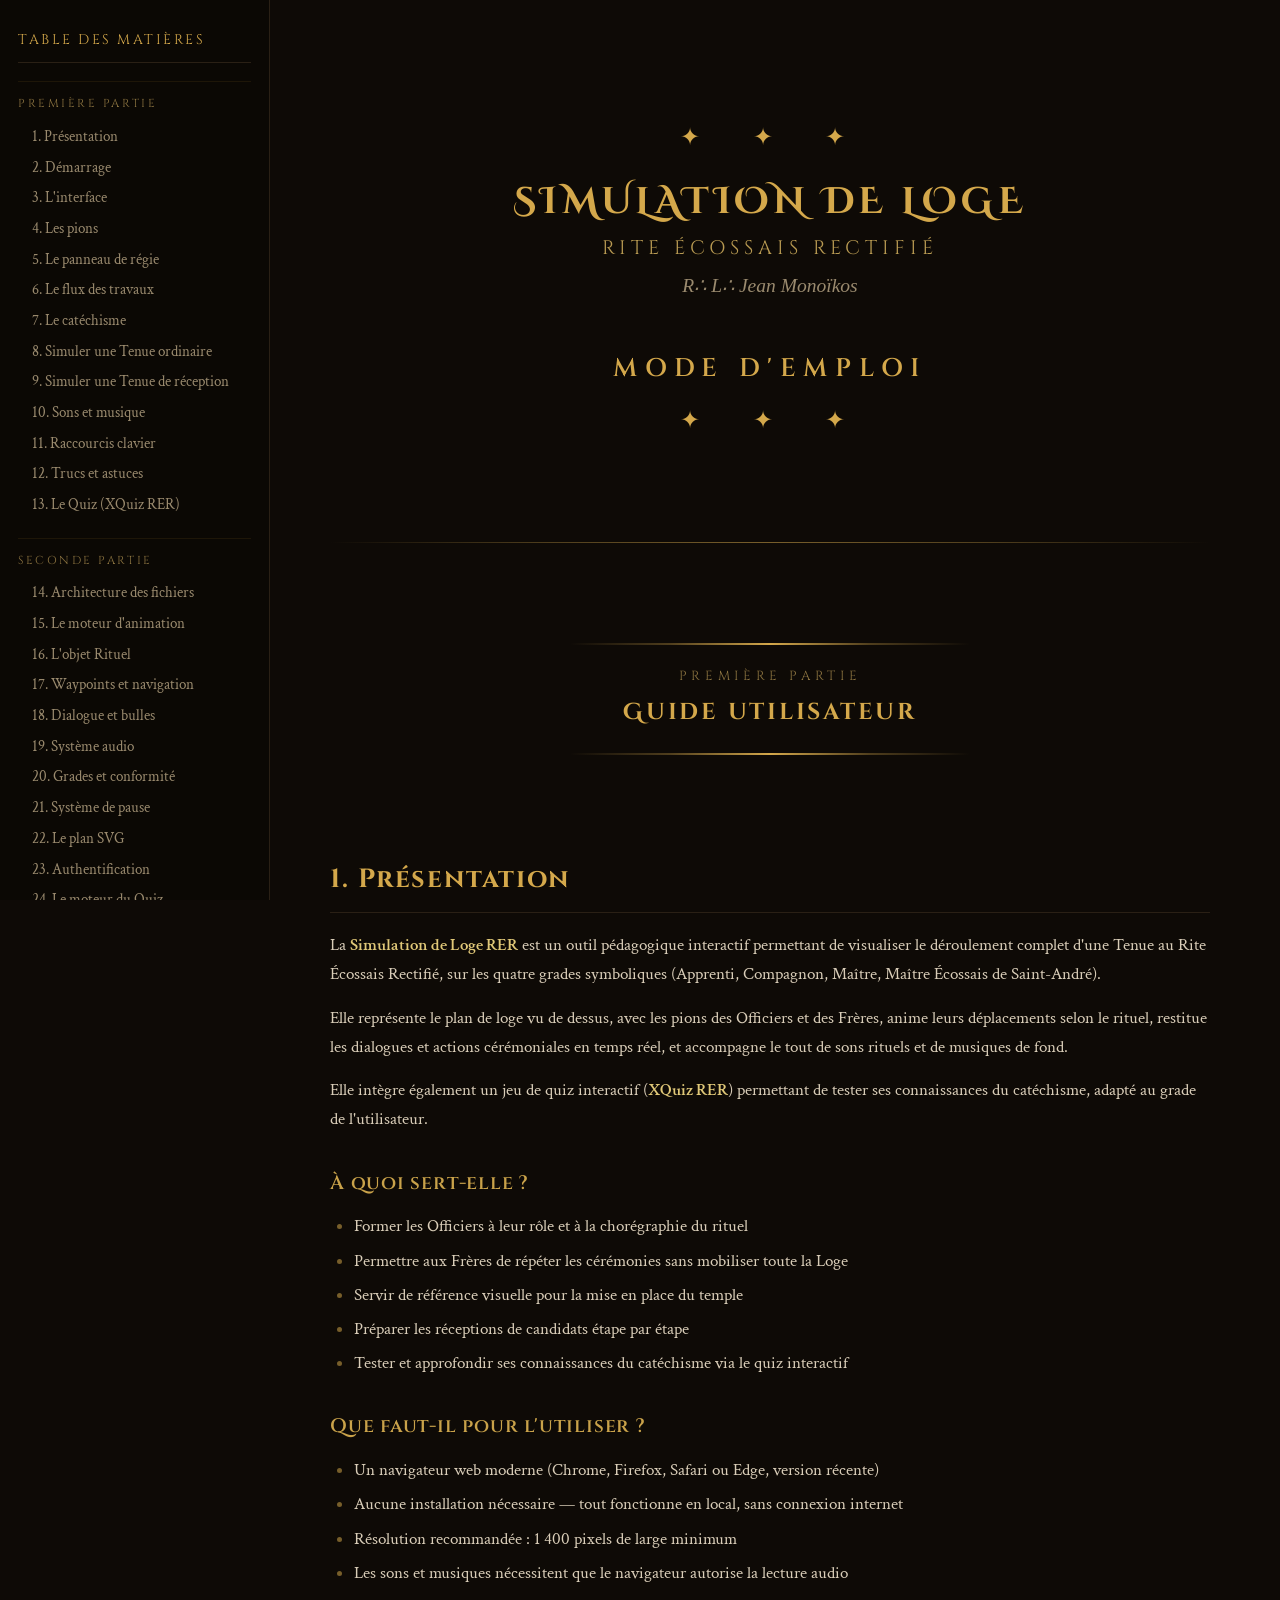
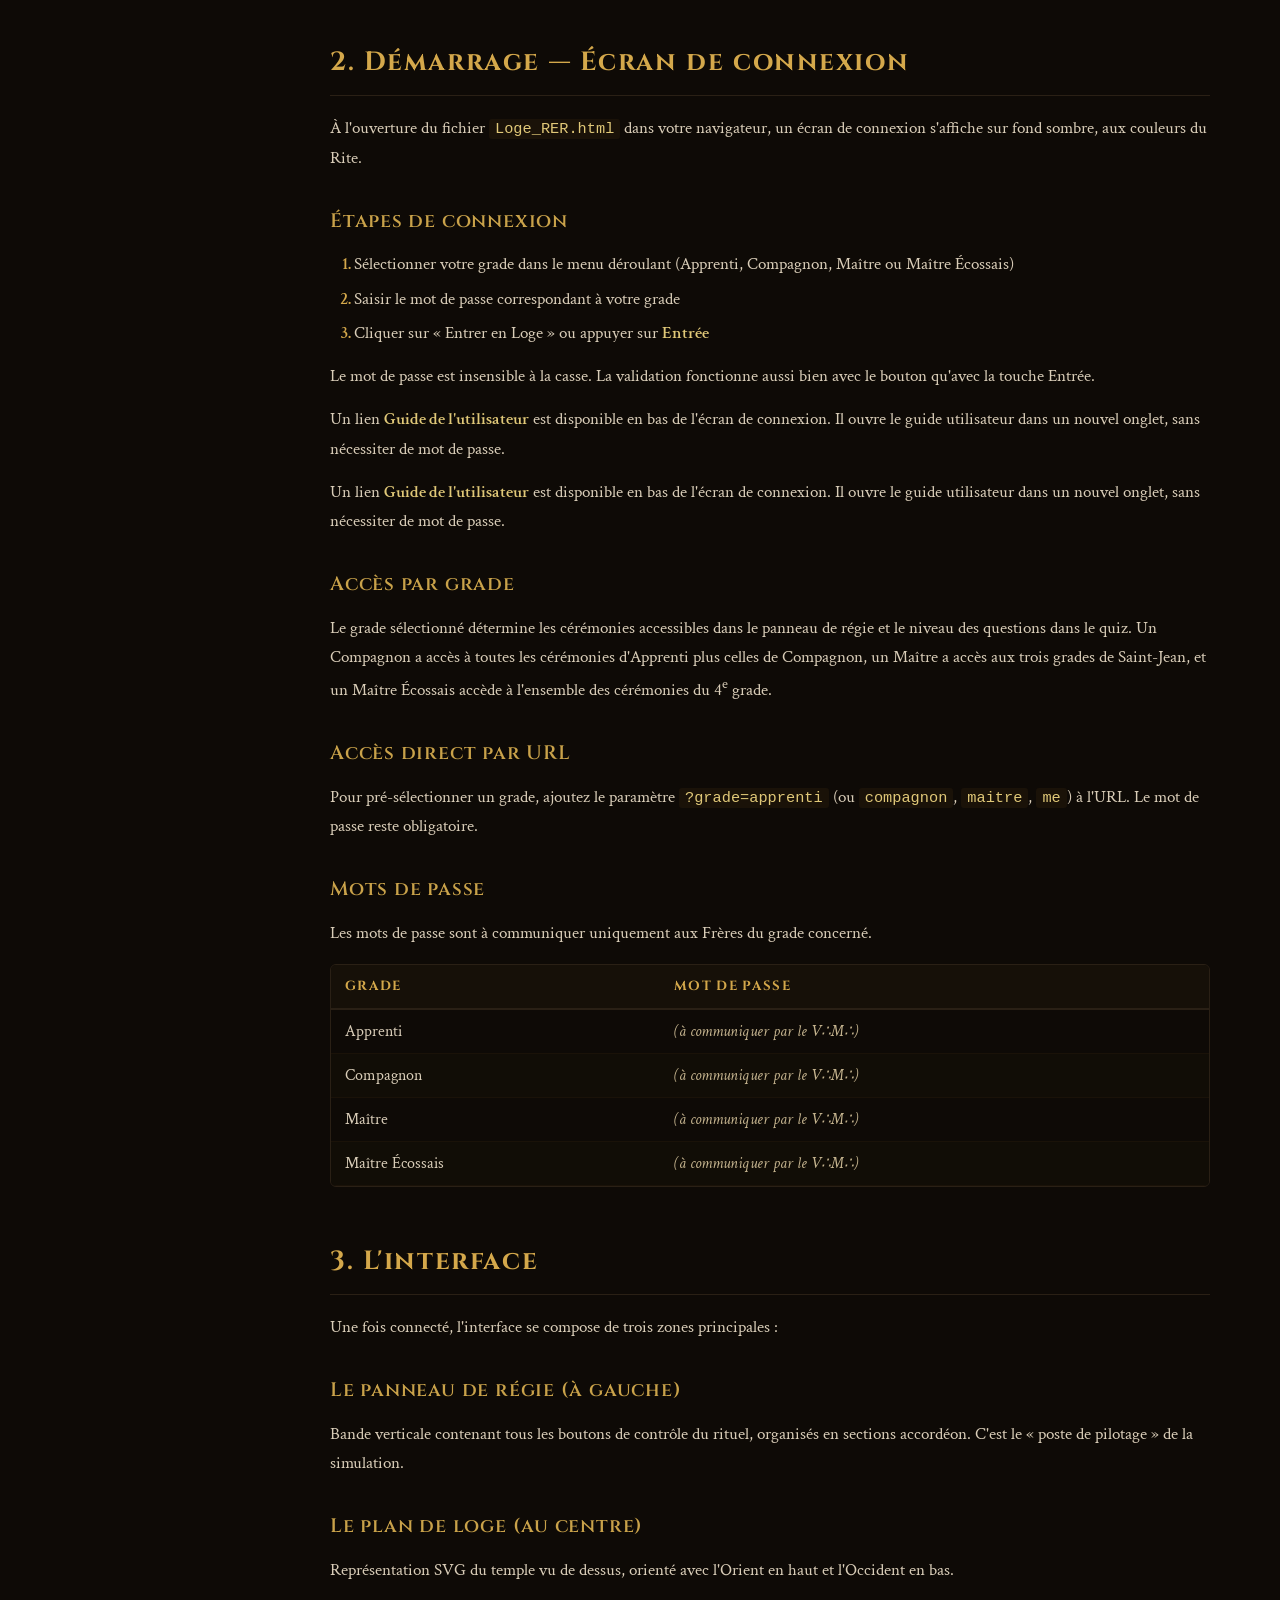
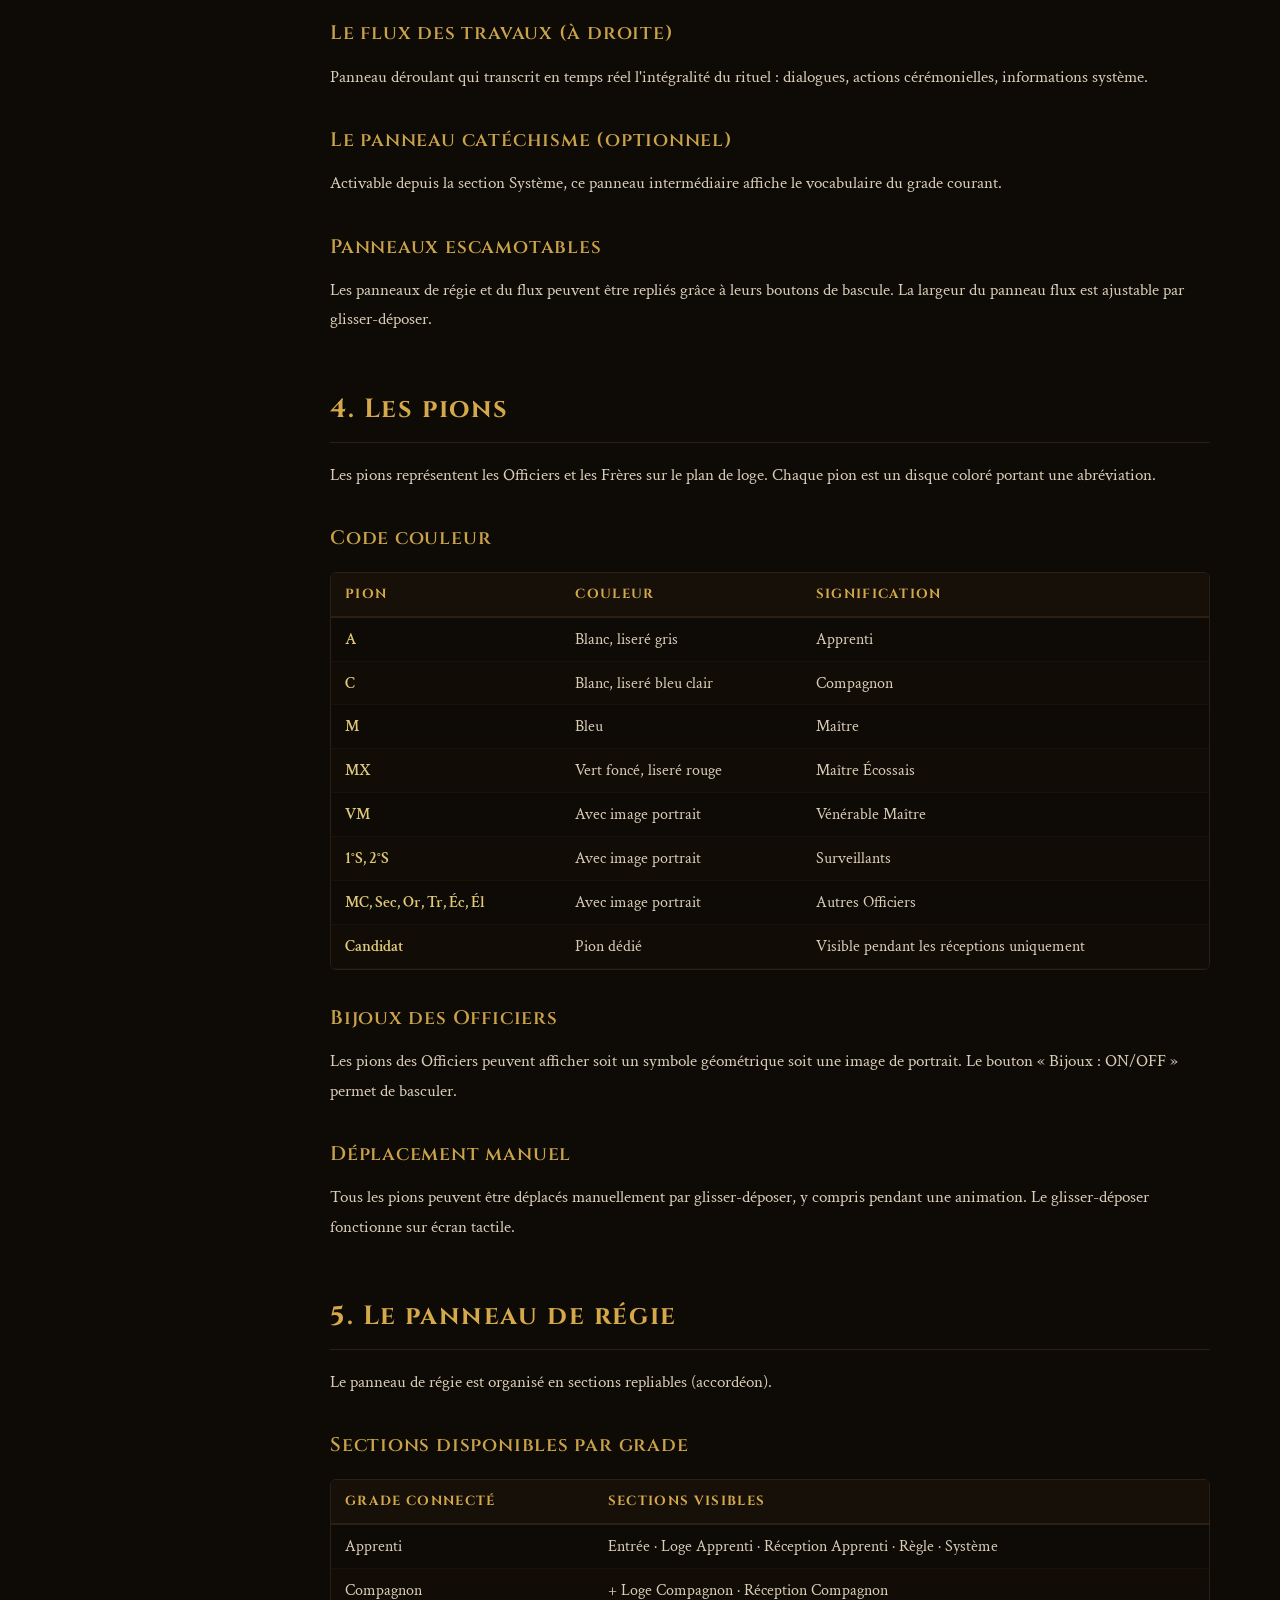
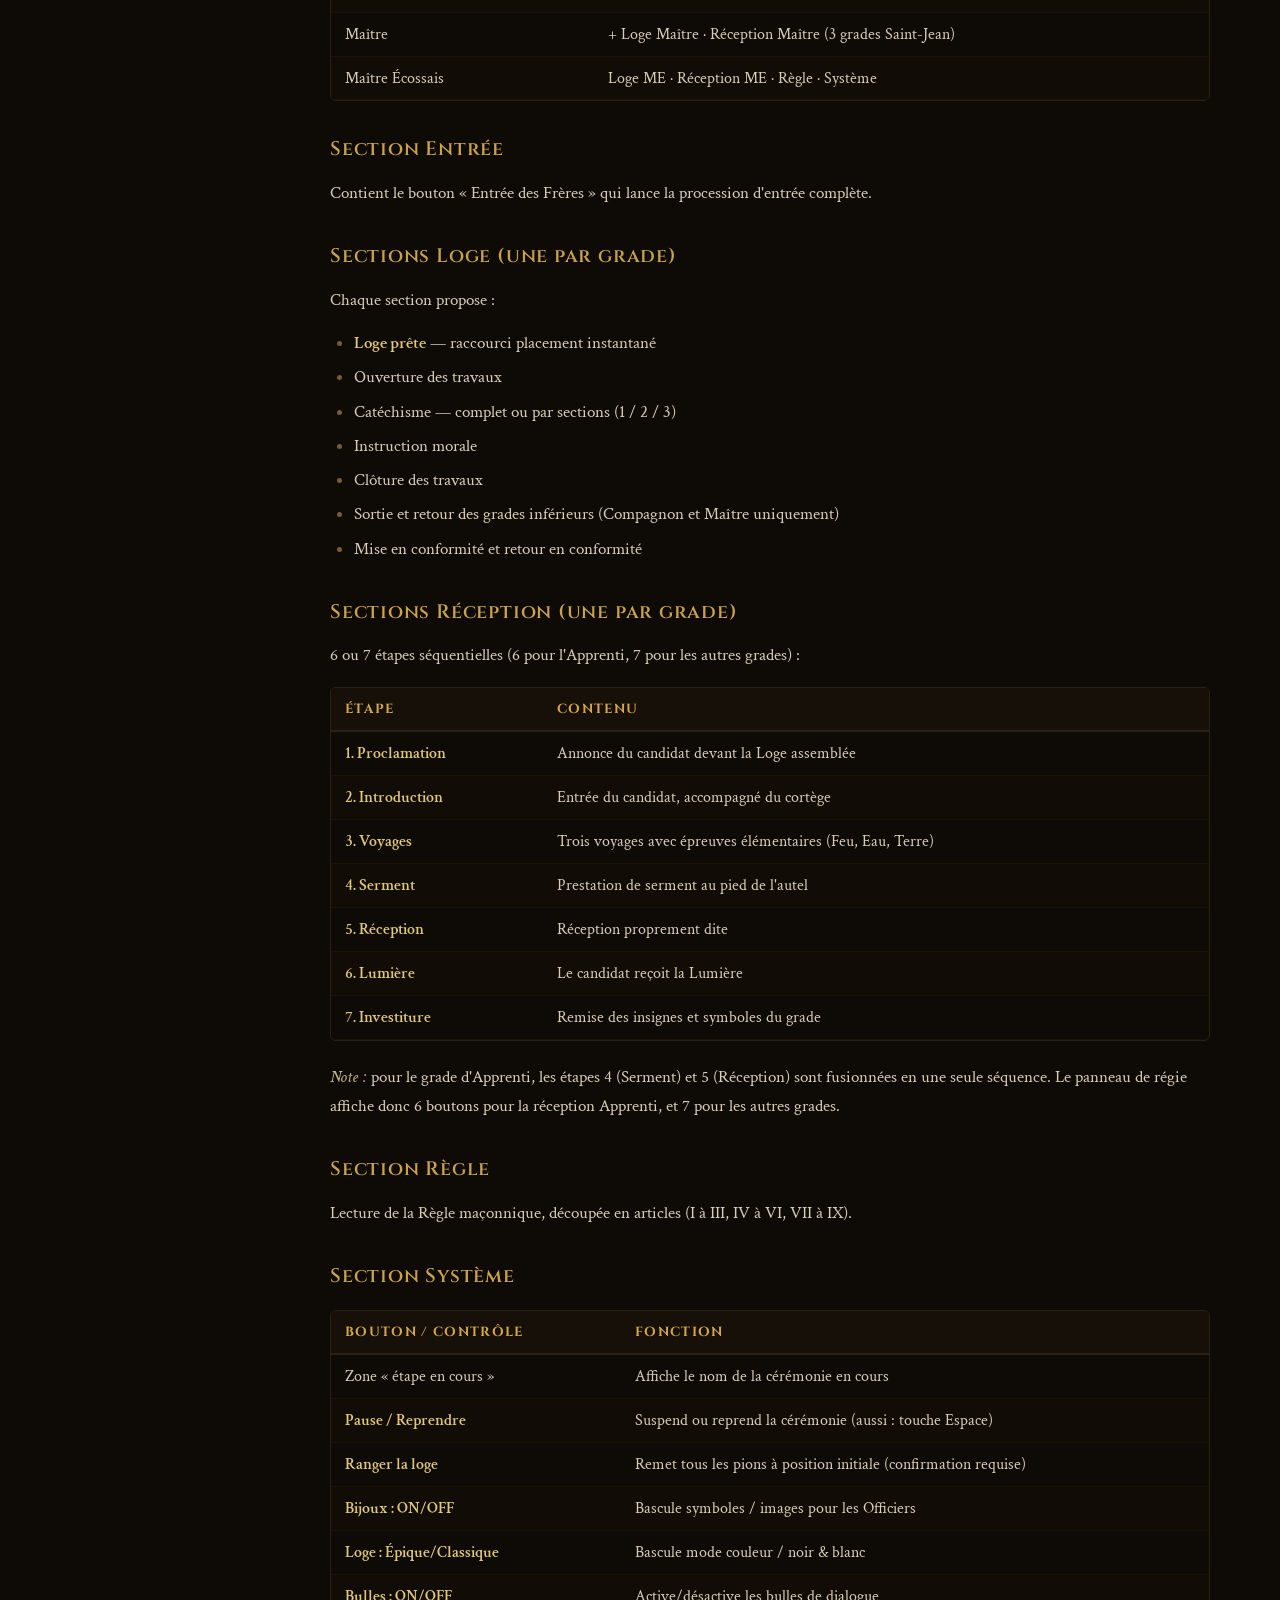
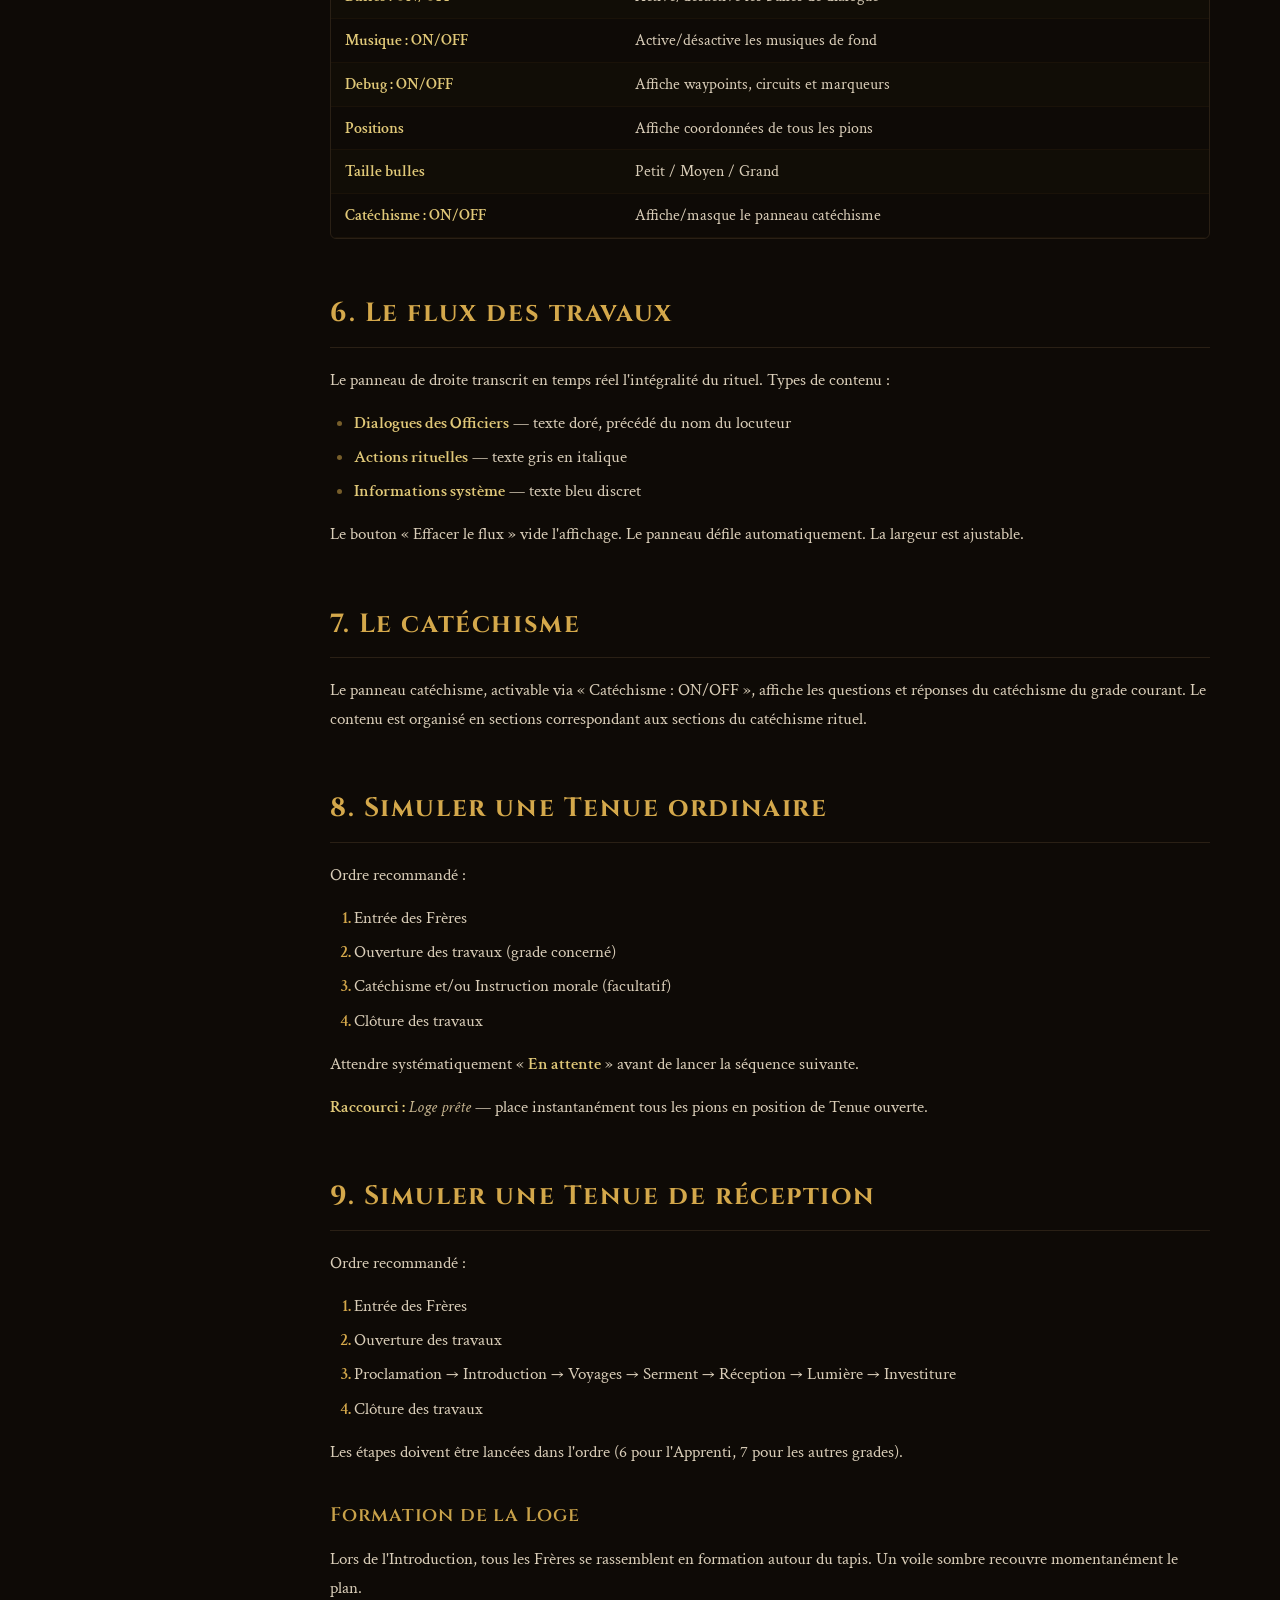
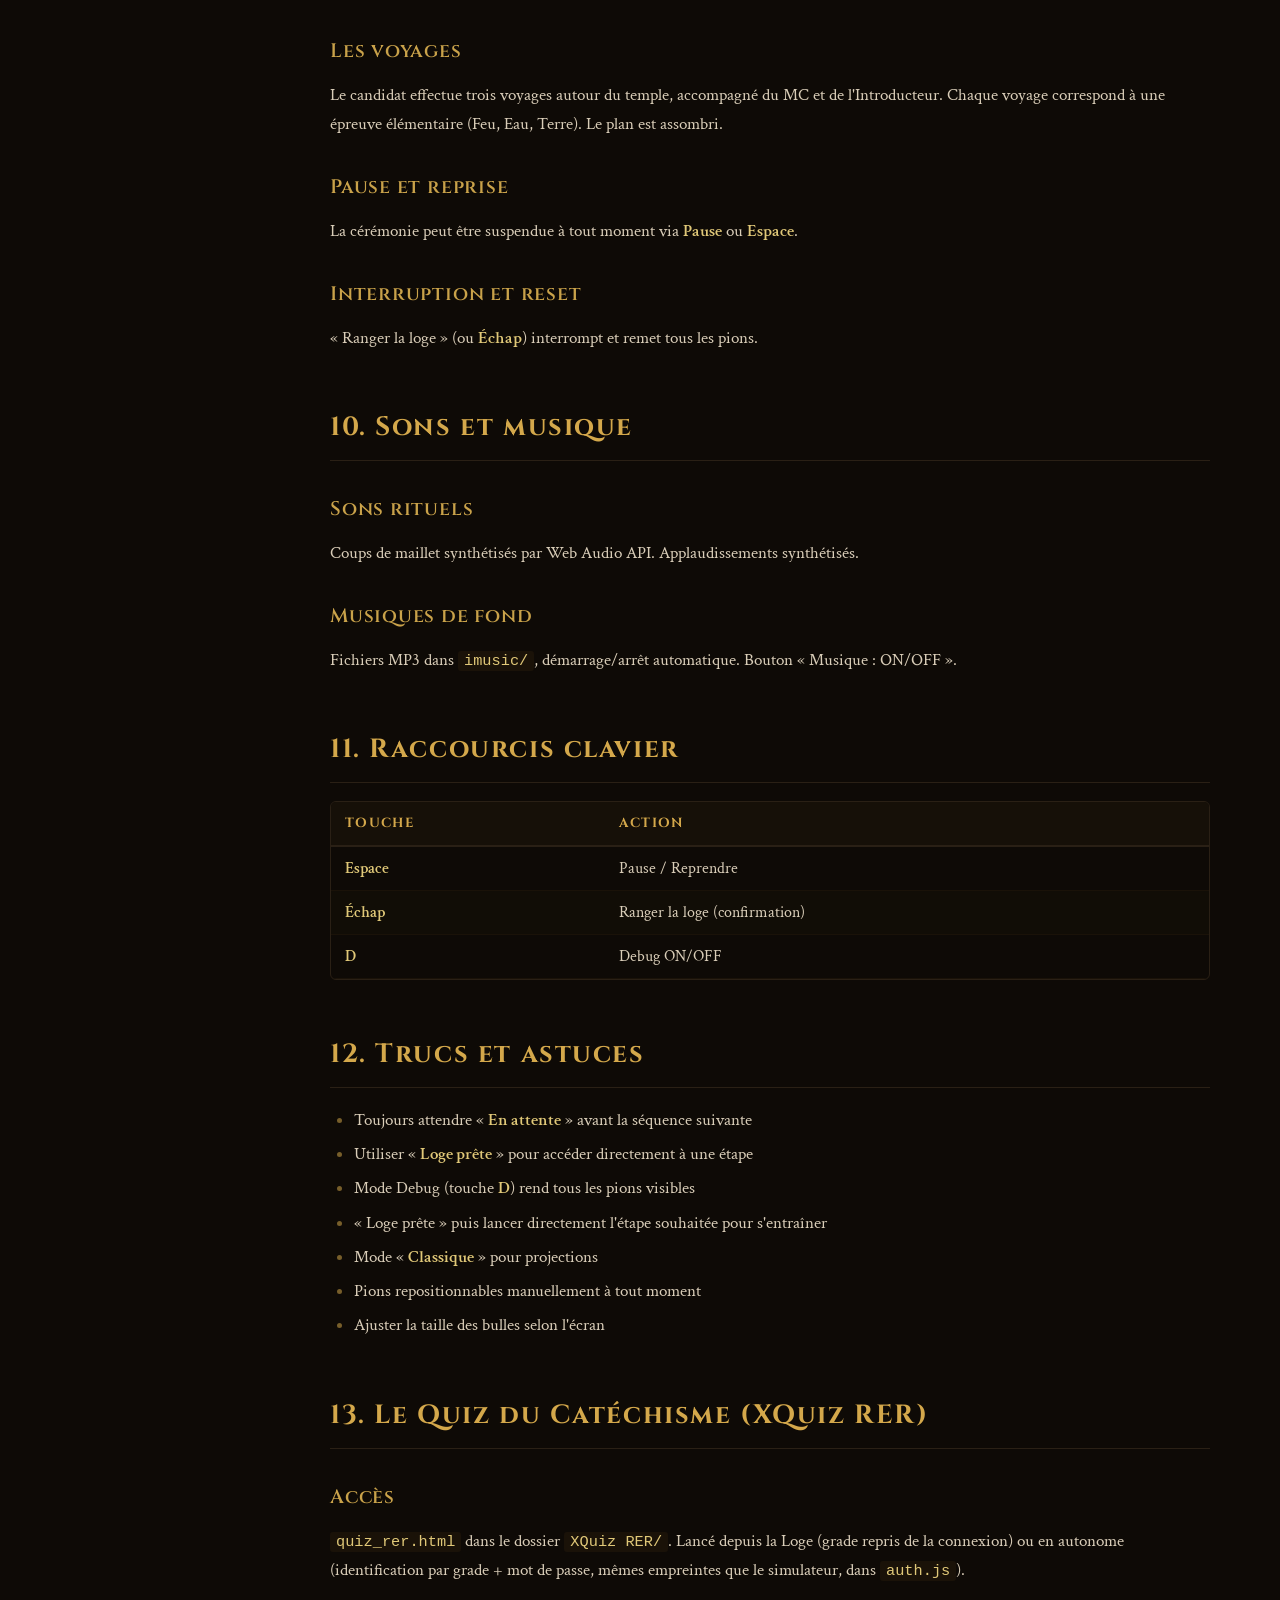
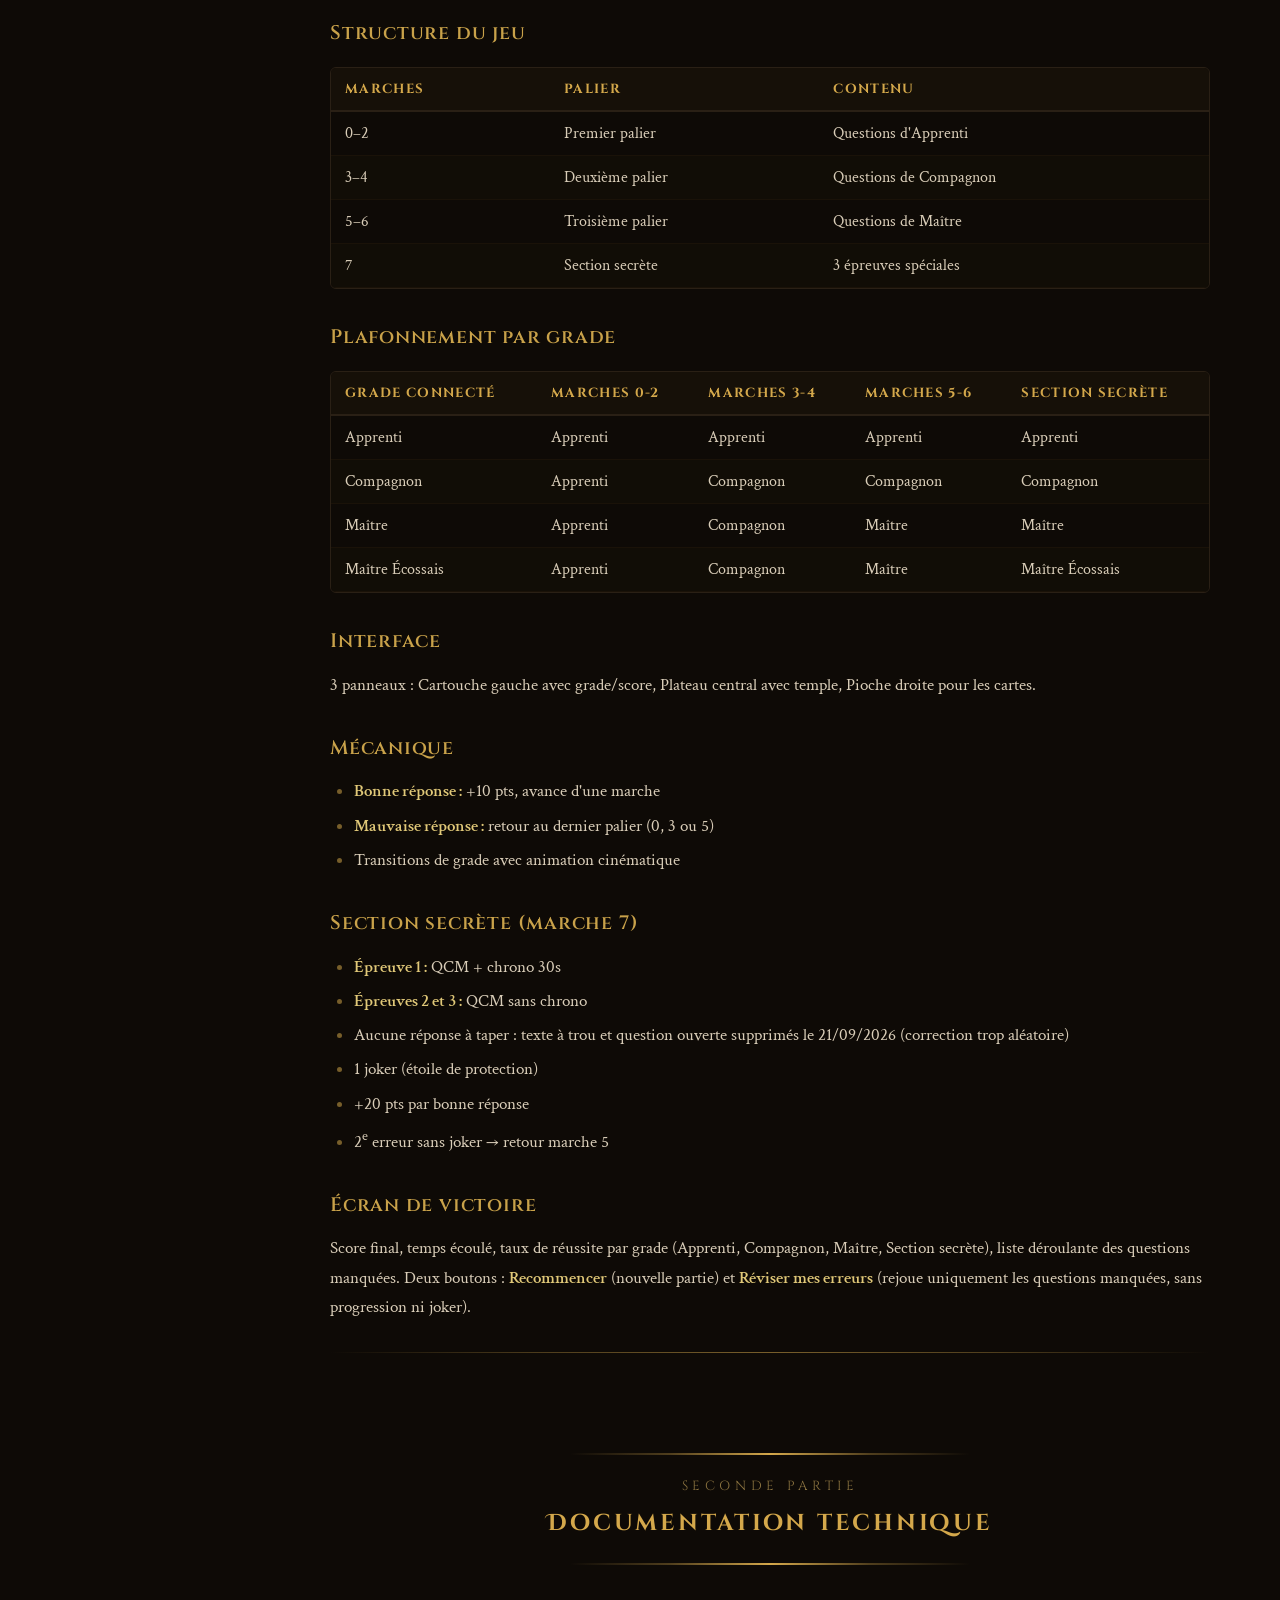
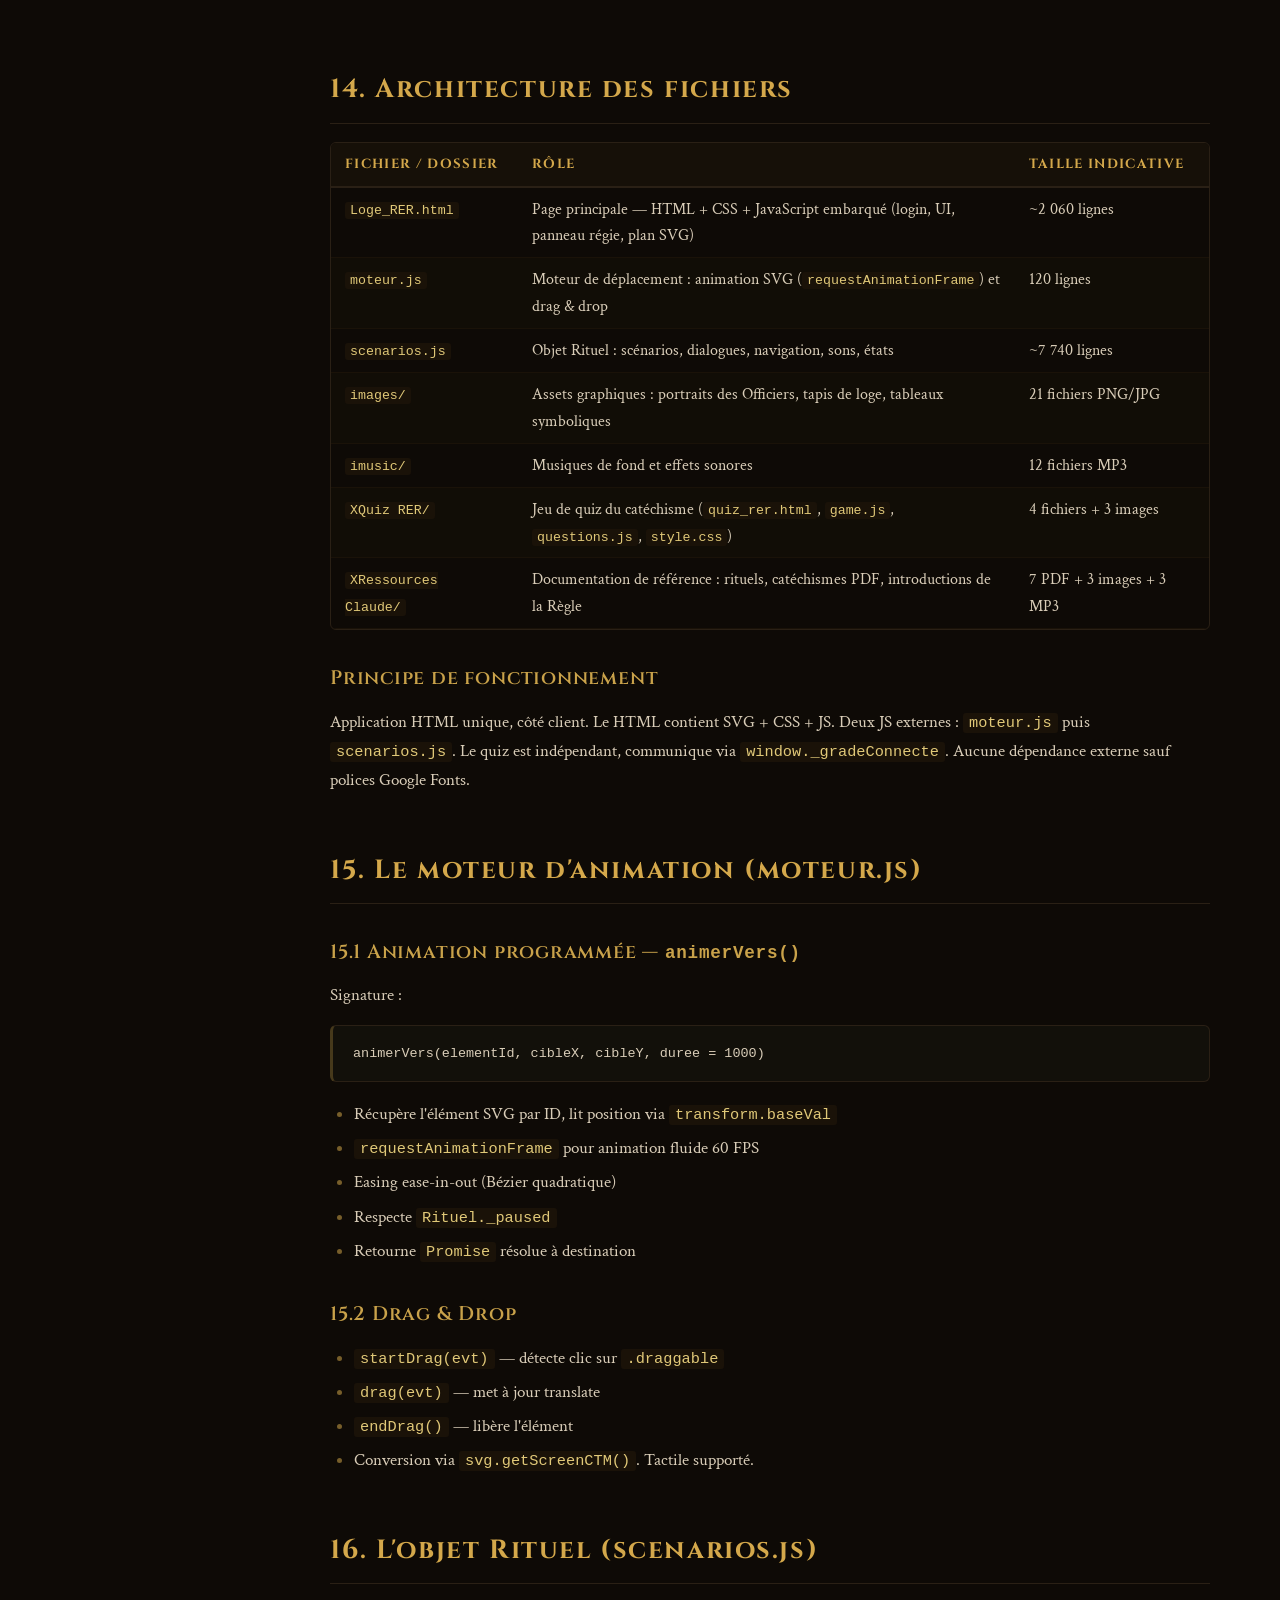
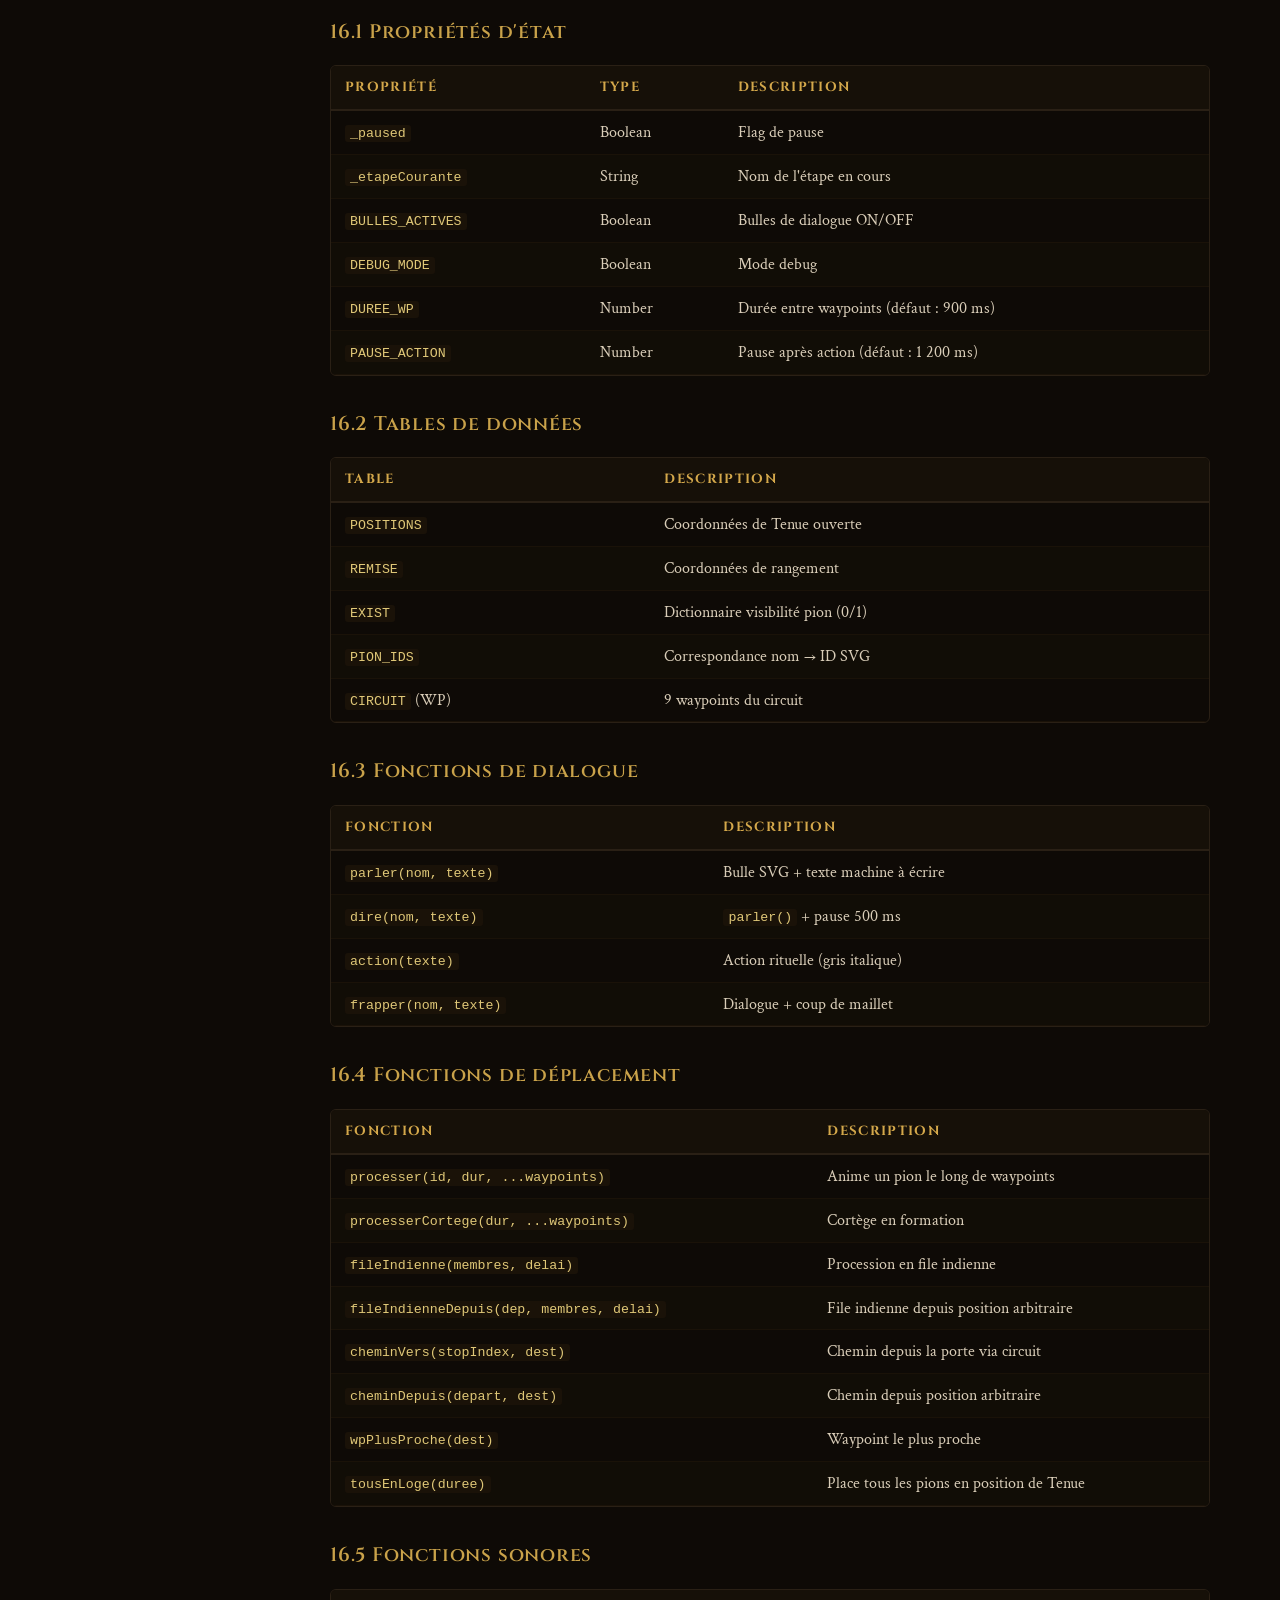
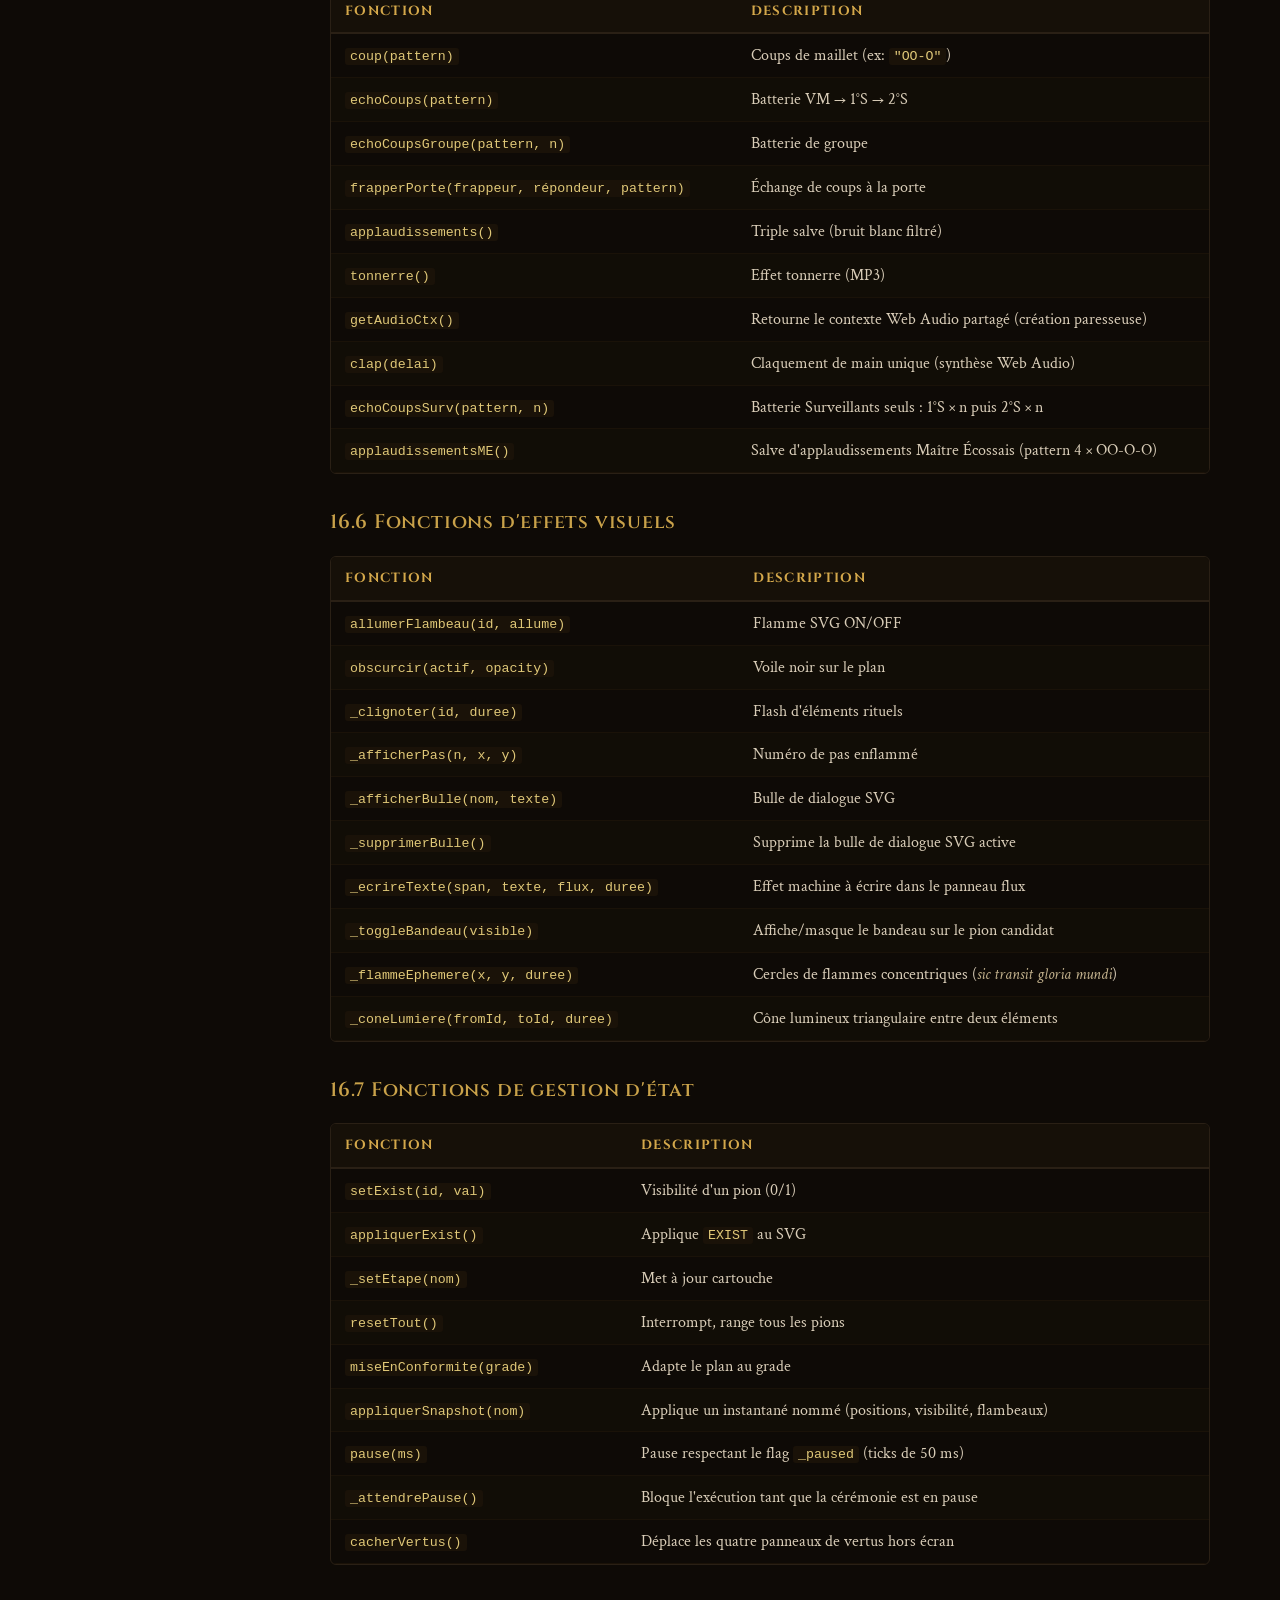
<file: mode_emploi.html>
<!DOCTYPE html>
<html lang="fr">
<head>
<meta charset="UTF-8">
<meta name="viewport" content="width=device-width, initial-scale=1.0">
<title>Mode d'emploi — Simulation de Loge RER</title>
<link href="https://fonts.googleapis.com/css2?family=Cinzel:wght@400;600;700;900&family=Cinzel+Decorative:wght@400;700&family=Crimson+Text:ital,wght@0,400;0,600;0,700;1,400;1,600&family=IM+Fell+English:ital@0;1&display=swap" rel="stylesheet">
<style>
/* ===== RESET & BASE ===== */
*, *::before, *::after { box-sizing: border-box; margin: 0; padding: 0; }
html { scroll-behavior: smooth; font-size: 17px; }
body {
    background: #0e0a06;
    color: #d9cdb8;
    font-family: 'Crimson Text', Georgia, serif;
    line-height: 1.72;
    min-height: 100vh;
}
::selection { background: #d4a84b33; color: #fff; }

/* ===== LAYOUT ===== */
.page-wrapper {
    display: flex;
    min-height: 100vh;
}
.content-area {
    flex: 1;
    min-width: 0;
    max-width: 960px;
    margin: 0 auto;
    padding: 48px 40px 80px 40px;
}
@media (min-width: 1100px) {
    .content-area { margin-left: 290px; }
}

/* ===== SIDEBAR TOC ===== */
.toc-sidebar {
    position: fixed;
    top: 0; left: 0;
    width: 270px;
    height: 100vh;
    background: #0b0804;
    border-right: 1px solid #2a2015;
    overflow-y: auto;
    padding: 28px 18px 40px 18px;
    z-index: 100;
    transition: transform .35s cubic-bezier(.4,0,.2,1);
    scrollbar-width: thin;
    scrollbar-color: #3a2a10 transparent;
}
.toc-sidebar::-webkit-scrollbar { width: 5px; }
.toc-sidebar::-webkit-scrollbar-thumb { background: #3a2a10; border-radius: 3px; }
.toc-sidebar::-webkit-scrollbar-track { background: transparent; }
.toc-sidebar .toc-title {
    font-family: 'Cinzel', serif;
    font-size: .82rem;
    letter-spacing: .18em;
    text-transform: uppercase;
    color: #d4a84b;
    margin-bottom: 18px;
    padding-bottom: 10px;
    border-bottom: 1px solid #2a2015;
}
.toc-sidebar .toc-part {
    font-family: 'Cinzel', serif;
    font-size: .68rem;
    letter-spacing: .22em;
    text-transform: uppercase;
    color: #8b7340;
    margin: 18px 0 8px 0;
    padding-top: 12px;
    border-top: 1px solid #1e1608;
}
.toc-sidebar a {
    display: block;
    color: #9a8a6e;
    text-decoration: none;
    font-family: 'Crimson Text', serif;
    font-size: .88rem;
    line-height: 1.45;
    padding: 4px 8px 4px 12px;
    border-left: 2px solid transparent;
    border-radius: 0 4px 4px 0;
    transition: all .2s;
    margin-bottom: 1px;
}
.toc-sidebar a:hover {
    color: #d4a84b;
    background: #1a1208;
    border-left-color: #d4a84b44;
}
.toc-sidebar a.active {
    color: #d4a84b;
    background: #1a1208;
    border-left-color: #d4a84b;
    font-weight: 600;
}

/* ===== HAMBURGER ===== */
.toc-toggle {
    display: none;
    position: fixed;
    top: 14px; left: 14px;
    z-index: 200;
    width: 42px; height: 42px;
    background: #161008;
    border: 1px solid #2a2015;
    border-radius: 6px;
    cursor: pointer;
    align-items: center;
    justify-content: center;
    flex-direction: column;
    gap: 5px;
}
.toc-toggle span {
    display: block;
    width: 22px; height: 2px;
    background: #d4a84b;
    border-radius: 1px;
    transition: all .3s;
}
.toc-toggle.open span:nth-child(1) { transform: translateY(7px) rotate(45deg); }
.toc-toggle.open span:nth-child(2) { opacity: 0; }
.toc-toggle.open span:nth-child(3) { transform: translateY(-7px) rotate(-45deg); }

.toc-overlay {
    display: none;
    position: fixed;
    inset: 0;
    background: rgba(0,0,0,.6);
    z-index: 90;
}

@media (max-width: 1099px) {
    .toc-toggle { display: flex; }
    .toc-sidebar { transform: translateX(-100%); }
    .toc-sidebar.open { transform: translateX(0); }
    .toc-overlay.open { display: block; }
    .content-area { padding: 48px 24px 80px 24px; margin-left: 0; }
}
@media (max-width: 600px) {
    html { font-size: 15px; }
    .content-area { padding: 40px 16px 60px 16px; }
}

/* ===== TITLE PAGE ===== */
.title-page {
    text-align: center;
    padding: 60px 20px 50px;
    margin-bottom: 40px;
}
.title-stars {
    font-size: 1.4rem;
    color: #d4a84b;
    letter-spacing: .6em;
    margin: 10px 0;
}
.title-page h1 {
    font-family: 'Cinzel Decorative', 'Cinzel', serif;
    font-weight: 700;
    font-size: 2.2rem;
    color: #d4a84b;
    letter-spacing: .12em;
    text-transform: uppercase;
    margin: 20px 0 6px;
    line-height: 1.25;
}
.title-page .title-rite {
    font-family: 'Cinzel', serif;
    font-size: 1.15rem;
    color: #b89a52;
    letter-spacing: .25em;
    text-transform: uppercase;
    margin-bottom: 4px;
}
.title-page .title-loge {
    font-family: 'IM Fell English', serif;
    font-style: italic;
    font-size: 1.15rem;
    color: #9a8a6e;
    margin-bottom: 24px;
}
.title-page .title-mode {
    font-family: 'Cinzel', serif;
    font-size: 1.5rem;
    font-weight: 600;
    color: #d4a84b;
    letter-spacing: .3em;
    text-transform: uppercase;
}

/* ===== HEADINGS ===== */
h2 {
    font-family: 'Cinzel', serif;
    font-weight: 700;
    font-size: 1.55rem;
    color: #d4a84b;
    margin: 52px 0 18px;
    padding-bottom: 10px;
    border-bottom: 1px solid #2a2015;
    letter-spacing: .06em;
}
h3 {
    font-family: 'Cinzel', serif;
    font-weight: 600;
    font-size: 1.15rem;
    color: #c9a24a;
    margin: 32px 0 12px;
    letter-spacing: .04em;
}
h4 {
    font-family: 'Cinzel', serif;
    font-weight: 400;
    font-size: 1rem;
    color: #b89a52;
    margin: 22px 0 8px;
}

/* ===== PART SEPARATORS ===== */
.part-separator {
    text-align: center;
    padding: 50px 0 30px;
    margin: 50px 0 10px;
}
.part-separator .sep-line {
    height: 2px;
    background: linear-gradient(90deg, transparent, #d4a84b55, #d4a84b, #d4a84b55, transparent);
    margin: 0 auto 20px;
    max-width: 400px;
}
.part-separator .part-label {
    font-family: 'Cinzel', serif;
    font-size: .78rem;
    letter-spacing: .35em;
    text-transform: uppercase;
    color: #8b7340;
    margin-bottom: 6px;
}
.part-separator .part-title {
    font-family: 'Cinzel Decorative', 'Cinzel', serif;
    font-size: 1.35rem;
    font-weight: 700;
    color: #d4a84b;
    letter-spacing: .12em;
}

/* ===== PARAGRAPHS & LISTS ===== */
p { margin: 0 0 14px; }
ul, ol { margin: 0 0 14px 24px; }
li { margin-bottom: 5px; }
ul li::marker { color: #d4a84b88; }
ol li::marker { color: #d4a84b; font-weight: 600; }
strong, b { color: #e0c878; font-weight: 600; }
em, i { font-style: italic; color: #c4b38e; }

/* ===== TABLES ===== */
.table-wrap {
    overflow-x: auto;
    margin: 16px 0 22px;
    border-radius: 6px;
    border: 1px solid #2a2015;
}
table {
    width: 100%;
    border-collapse: collapse;
    font-size: .92rem;
}
thead th {
    font-family: 'Cinzel', serif;
    font-size: .78rem;
    letter-spacing: .1em;
    text-transform: uppercase;
    color: #d4a84b;
    background: #161008;
    padding: 10px 14px;
    text-align: left;
    border-bottom: 2px solid #2a2015;
    white-space: nowrap;
}
tbody td {
    padding: 8px 14px;
    border-bottom: 1px solid #1a1208;
    vertical-align: top;
}
tbody tr:nth-child(even) td { background: #110d06; }
tbody tr:hover td { background: #1a140a; }
td code, th code {
    font-size: .85em;
    background: #1a1208;
    padding: 1px 5px;
    border-radius: 3px;
    color: #e0c878;
}

/* ===== CODE BLOCKS ===== */
pre {
    background: #12100a;
    border: 1px solid #2a2015;
    border-left: 3px solid #d4a84b44;
    border-radius: 6px;
    padding: 16px 20px;
    overflow-x: auto;
    margin: 14px 0 18px;
    font-size: .88rem;
    line-height: 1.55;
}
code {
    font-family: 'SF Mono', 'Fira Code', 'Consolas', monospace;
    font-size: .9em;
}
p code, li code {
    background: #1a1208;
    padding: 1px 6px;
    border-radius: 3px;
    color: #e0c878;
}

/* ===== GOLD SEPARATOR ===== */
.gold-sep {
    height: 1px;
    background: linear-gradient(90deg, transparent, #d4a84b55, #d4a84b88, #d4a84b55, transparent);
    margin: 30px 0;
    border: none;
}

/* ===== BACK TO TOP ===== */
.back-to-top {
    position: fixed;
    bottom: 28px;
    right: 28px;
    width: 44px; height: 44px;
    background: #161008;
    border: 1px solid #2a2015;
    border-radius: 50%;
    color: #d4a84b;
    font-size: 1.3rem;
    cursor: pointer;
    display: flex;
    align-items: center;
    justify-content: center;
    opacity: 0;
    visibility: hidden;
    transition: all .3s;
    z-index: 80;
}
.back-to-top.visible { opacity: 1; visibility: visible; }
.back-to-top:hover { background: #1e1608; border-color: #d4a84b44; transform: translateY(-2px); }

/* ===== FOOTER ===== */
.footer {
    text-align: center;
    padding: 50px 20px 40px;
    margin-top: 50px;
    border-top: 1px solid #2a2015;
    color: #6a5a3e;
}
.footer .footer-stars { color: #d4a84b88; letter-spacing: .5em; margin: 8px 0; }
.footer .footer-loge { font-family: 'IM Fell English', serif; font-style: italic; }
.footer .footer-copy { font-size: .85rem; margin-top: 6px; }

/* ===== PRINT ===== */
@media print {
    body { background: #fff; color: #111; font-size: 11pt; }
    .toc-sidebar, .toc-toggle, .toc-overlay, .back-to-top { display: none !important; }
    .content-area { margin: 0; padding: 20px; max-width: 100%; }
    h2 { color: #333; border-bottom-color: #999; }
    h3, h4 { color: #444; }
    .title-page h1, .title-page .title-mode, .title-stars, .part-separator .part-title { color: #222; }
    .title-page .title-rite, .title-page .title-loge, .part-separator .part-label { color: #555; }
    table { font-size: 9pt; }
    thead th { background: #eee; color: #222; border-bottom-color: #999; }
    tbody tr:nth-child(even) td { background: #f5f5f5; }
    tbody td { border-bottom-color: #ddd; }
    pre { background: #f5f5f5; border-color: #ccc; border-left-color: #999; }
    code, p code, li code, td code { color: #333; background: #eee; }
    .gold-sep { background: #ccc; }
    .part-separator .sep-line { background: #999; }
    strong, b { color: #111; }
    em, i { color: #333; }
    a { color: #111; text-decoration: none; }
    .footer { border-top-color: #ccc; color: #666; }
    .footer .footer-stars { color: #999; }
}
</style>
</head>
<body>

<!-- ===== TOC TOGGLE (mobile) ===== -->
<button class="toc-toggle" id="tocToggle" aria-label="Menu">
    <span></span><span></span><span></span>
</button>
<div class="toc-overlay" id="tocOverlay"></div>

<!-- ===== SIDEBAR TOC ===== -->
<nav class="toc-sidebar" id="tocSidebar">
    <div class="toc-title">Table des matières</div>

    <div class="toc-part">Première partie</div>
    <a href="#s1">1. Présentation</a>
    <a href="#s2">2. Démarrage</a>
    <a href="#s3">3. L'interface</a>
    <a href="#s4">4. Les pions</a>
    <a href="#s5">5. Le panneau de régie</a>
    <a href="#s6">6. Le flux des travaux</a>
    <a href="#s7">7. Le catéchisme</a>
    <a href="#s8">8. Simuler une Tenue ordinaire</a>
    <a href="#s9">9. Simuler une Tenue de réception</a>
    <a href="#s10">10. Sons et musique</a>
    <a href="#s11">11. Raccourcis clavier</a>
    <a href="#s12">12. Trucs et astuces</a>
    <a href="#s13">13. Le Quiz (XQuiz RER)</a>

    <div class="toc-part">Seconde partie</div>
    <a href="#s14">14. Architecture des fichiers</a>
    <a href="#s15">15. Le moteur d'animation</a>
    <a href="#s16">16. L'objet Rituel</a>
    <a href="#s17">17. Waypoints et navigation</a>
    <a href="#s18">18. Dialogue et bulles</a>
    <a href="#s19">19. Système audio</a>
    <a href="#s20">20. Grades et conformité</a>
    <a href="#s21">21. Système de pause</a>
    <a href="#s22">22. Le plan SVG</a>
    <a href="#s23">23. Authentification</a>
    <a href="#s24">24. Le moteur du Quiz</a>
    <a href="#s25">25. Maintenance et évolution</a>
</nav>

<!-- ===== MAIN CONTENT ===== -->
<div class="page-wrapper">
<main class="content-area">

<!-- TITLE PAGE -->
<div class="title-page" id="top">
    <div class="title-stars">&#10022;&#8195;&#10022;&#8195;&#10022;</div>
    <h1>Simulation de Loge</h1>
    <div class="title-rite">Rite Écossais Rectifié</div>
    <div class="title-loge">R&#8756; L&#8756; Jean Monoïkos</div>
    <div style="height:20px"></div>
    <div class="title-mode">Mode d'emploi</div>
    <div class="title-stars">&#10022;&#8195;&#10022;&#8195;&#10022;</div>
</div>

<hr class="gold-sep">

<!-- ============================================================ -->
<!-- PART 1 -->
<!-- ============================================================ -->
<div class="part-separator">
    <div class="sep-line"></div>
    <div class="part-label">Première partie</div>
    <div class="part-title">Guide utilisateur</div>
    <div class="sep-line" style="margin-top:20px"></div>
</div>

<!-- 1 -->
<h2 id="s1">1. Présentation</h2>
<p>La <strong>Simulation de Loge RER</strong> est un outil pédagogique interactif permettant de visualiser le déroulement complet d'une Tenue au Rite Écossais Rectifié, sur les quatre grades symboliques (Apprenti, Compagnon, Maître, Maître Écossais de Saint-André).</p>
<p>Elle représente le plan de loge vu de dessus, avec les pions des Officiers et des Frères, anime leurs déplacements selon le rituel, restitue les dialogues et actions cérémoniales en temps réel, et accompagne le tout de sons rituels et de musiques de fond.</p>
<p>Elle intègre également un jeu de quiz interactif (<strong>XQuiz RER</strong>) permettant de tester ses connaissances du catéchisme, adapté au grade de l'utilisateur.</p>

<h3>À quoi sert-elle ?</h3>
<ul>
    <li>Former les Officiers à leur rôle et à la chorégraphie du rituel</li>
    <li>Permettre aux Frères de répéter les cérémonies sans mobiliser toute la Loge</li>
    <li>Servir de référence visuelle pour la mise en place du temple</li>
    <li>Préparer les réceptions de candidats étape par étape</li>
    <li>Tester et approfondir ses connaissances du catéchisme via le quiz interactif</li>
</ul>

<h3>Que faut-il pour l'utiliser ?</h3>
<ul>
    <li>Un navigateur web moderne (Chrome, Firefox, Safari ou Edge, version récente)</li>
    <li>Aucune installation nécessaire — tout fonctionne en local, sans connexion internet</li>
    <li>Résolution recommandée : 1 400 pixels de large minimum</li>
    <li>Les sons et musiques nécessitent que le navigateur autorise la lecture audio</li>
</ul>

<!-- 2 -->
<h2 id="s2">2. Démarrage — Écran de connexion</h2>
<p>À l'ouverture du fichier <code>Loge_RER.html</code> dans votre navigateur, un écran de connexion s'affiche sur fond sombre, aux couleurs du Rite.</p>

<h3>Étapes de connexion</h3>
<ol>
    <li>Sélectionner votre grade dans le menu déroulant (Apprenti, Compagnon, Maître ou Maître Écossais)</li>
    <li>Saisir le mot de passe correspondant à votre grade</li>
    <li>Cliquer sur « Entrer en Loge » ou appuyer sur <strong>Entrée</strong></li>
</ol>
<p>Le mot de passe est insensible à la casse. La validation fonctionne aussi bien avec le bouton qu'avec la touche Entrée.</p>
<p>Un lien <strong>Guide de l'utilisateur</strong> est disponible en bas de l'écran de connexion. Il ouvre le guide utilisateur dans un nouvel onglet, sans nécessiter de mot de passe.</p>
<p>Un lien <strong>Guide de l'utilisateur</strong> est disponible en bas de l'écran de connexion. Il ouvre le guide utilisateur dans un nouvel onglet, sans nécessiter de mot de passe.</p>

<h3>Accès par grade</h3>
<p>Le grade sélectionné détermine les cérémonies accessibles dans le panneau de régie et le niveau des questions dans le quiz. Un Compagnon a accès à toutes les cérémonies d'Apprenti plus celles de Compagnon, un Maître a accès aux trois grades de Saint-Jean, et un Maître Écossais accède à l'ensemble des cérémonies du 4<sup>e</sup> grade.</p>

<h3>Accès direct par URL</h3>
<p>Pour pré-sélectionner un grade, ajoutez le paramètre <code>?grade=apprenti</code> (ou <code>compagnon</code>, <code>maitre</code>, <code>me</code>) à l'URL. Le mot de passe reste obligatoire.</p>

<h3>Mots de passe</h3>
<p>Les mots de passe sont à communiquer uniquement aux Frères du grade concerné.</p>
<div class="table-wrap">
<table>
<thead><tr><th>Grade</th><th>Mot de passe</th></tr></thead>
<tbody>
<tr><td>Apprenti</td><td><em>(à communiquer par le V&#8756;M&#8756;)</em></td></tr>
<tr><td>Compagnon</td><td><em>(à communiquer par le V&#8756;M&#8756;)</em></td></tr>
<tr><td>Maître</td><td><em>(à communiquer par le V&#8756;M&#8756;)</em></td></tr>
<tr><td>Maître Écossais</td><td><em>(à communiquer par le V&#8756;M&#8756;)</em></td></tr>
</tbody>
</table>
</div>

<!-- 3 -->
<h2 id="s3">3. L'interface</h2>
<p>Une fois connecté, l'interface se compose de trois zones principales :</p>

<h3>Le panneau de régie (à gauche)</h3>
<p>Bande verticale contenant tous les boutons de contrôle du rituel, organisés en sections accordéon. C'est le « poste de pilotage » de la simulation.</p>

<h3>Le plan de loge (au centre)</h3>
<p>Représentation SVG du temple vu de dessus, orienté avec l'Orient en haut et l'Occident en bas.</p>

<h3>Le flux des travaux (à droite)</h3>
<p>Panneau déroulant qui transcrit en temps réel l'intégralité du rituel : dialogues, actions cérémonielles, informations système.</p>

<h3>Le panneau catéchisme (optionnel)</h3>
<p>Activable depuis la section Système, ce panneau intermédiaire affiche le vocabulaire du grade courant.</p>

<h3>Panneaux escamotables</h3>
<p>Les panneaux de régie et du flux peuvent être repliés grâce à leurs boutons de bascule. La largeur du panneau flux est ajustable par glisser-déposer.</p>

<!-- 4 -->
<h2 id="s4">4. Les pions</h2>
<p>Les pions représentent les Officiers et les Frères sur le plan de loge. Chaque pion est un disque coloré portant une abréviation.</p>

<h3>Code couleur</h3>
<div class="table-wrap">
<table>
<thead><tr><th>Pion</th><th>Couleur</th><th>Signification</th></tr></thead>
<tbody>
<tr><td><strong>A</strong></td><td>Blanc, liseré gris</td><td>Apprenti</td></tr>
<tr><td><strong>C</strong></td><td>Blanc, liseré bleu clair</td><td>Compagnon</td></tr>
<tr><td><strong>M</strong></td><td>Bleu</td><td>Maître</td></tr>
<tr><td><strong>MX</strong></td><td>Vert foncé, liseré rouge</td><td>Maître Écossais</td></tr>
<tr><td><strong>VM</strong></td><td>Avec image portrait</td><td>Vénérable Maître</td></tr>
<tr><td><strong>1°S, 2°S</strong></td><td>Avec image portrait</td><td>Surveillants</td></tr>
<tr><td><strong>MC, Sec, Or, Tr, Éc, Él</strong></td><td>Avec image portrait</td><td>Autres Officiers</td></tr>
<tr><td><strong>Candidat</strong></td><td>Pion dédié</td><td>Visible pendant les réceptions uniquement</td></tr>
</tbody>
</table>
</div>

<h3>Bijoux des Officiers</h3>
<p>Les pions des Officiers peuvent afficher soit un symbole géométrique soit une image de portrait. Le bouton « Bijoux : ON/OFF » permet de basculer.</p>

<h3>Déplacement manuel</h3>
<p>Tous les pions peuvent être déplacés manuellement par glisser-déposer, y compris pendant une animation. Le glisser-déposer fonctionne sur écran tactile.</p>

<!-- 5 -->
<h2 id="s5">5. Le panneau de régie</h2>
<p>Le panneau de régie est organisé en sections repliables (accordéon).</p>

<h3>Sections disponibles par grade</h3>
<div class="table-wrap">
<table>
<thead><tr><th>Grade connecté</th><th>Sections visibles</th></tr></thead>
<tbody>
<tr><td>Apprenti</td><td>Entrée · Loge Apprenti · Réception Apprenti · Règle · Système</td></tr>
<tr><td>Compagnon</td><td>+ Loge Compagnon · Réception Compagnon</td></tr>
<tr><td>Maître</td><td>+ Loge Maître · Réception Maître (3 grades Saint-Jean)</td></tr>
<tr><td>Maître Écossais</td><td>Loge ME · Réception ME · Règle · Système</td></tr>
</tbody>
</table>
</div>

<h3>Section Entrée</h3>
<p>Contient le bouton « Entrée des Frères » qui lance la procession d'entrée complète.</p>

<h3>Sections Loge (une par grade)</h3>
<p>Chaque section propose :</p>
<ul>
    <li><strong>Loge prête</strong> — raccourci placement instantané</li>
    <li>Ouverture des travaux</li>
    <li>Catéchisme — complet ou par sections (1 / 2 / 3)</li>
    <li>Instruction morale</li>
    <li>Clôture des travaux</li>
    <li>Sortie et retour des grades inférieurs (Compagnon et Maître uniquement)</li>
    <li>Mise en conformité et retour en conformité</li>
</ul>

<h3>Sections Réception (une par grade)</h3>
<p>6 ou 7 étapes séquentielles (6 pour l'Apprenti, 7 pour les autres grades) :</p>
<div class="table-wrap">
<table>
<thead><tr><th>Étape</th><th>Contenu</th></tr></thead>
<tbody>
<tr><td><strong>1. Proclamation</strong></td><td>Annonce du candidat devant la Loge assemblée</td></tr>
<tr><td><strong>2. Introduction</strong></td><td>Entrée du candidat, accompagné du cortège</td></tr>
<tr><td><strong>3. Voyages</strong></td><td>Trois voyages avec épreuves élémentaires (Feu, Eau, Terre)</td></tr>
<tr><td><strong>4. Serment</strong></td><td>Prestation de serment au pied de l'autel</td></tr>
<tr><td><strong>5. Réception</strong></td><td>Réception proprement dite</td></tr>
<tr><td><strong>6. Lumière</strong></td><td>Le candidat reçoit la Lumière</td></tr>
<tr><td><strong>7. Investiture</strong></td><td>Remise des insignes et symboles du grade</td></tr>
</tbody>
</table>
</div>
<p><em>Note :</em> pour le grade d'Apprenti, les étapes 4 (Serment) et 5 (Réception) sont fusionnées en une seule séquence. Le panneau de régie affiche donc 6 boutons pour la réception Apprenti, et 7 pour les autres grades.</p>

<h3>Section Règle</h3>
<p>Lecture de la Règle maçonnique, découpée en articles (I à III, IV à VI, VII à IX).</p>

<h3>Section Système</h3>
<div class="table-wrap">
<table>
<thead><tr><th>Bouton / Contrôle</th><th>Fonction</th></tr></thead>
<tbody>
<tr><td>Zone « étape en cours »</td><td>Affiche le nom de la cérémonie en cours</td></tr>
<tr><td><strong>Pause / Reprendre</strong></td><td>Suspend ou reprend la cérémonie (aussi : touche Espace)</td></tr>
<tr><td><strong>Ranger la loge</strong></td><td>Remet tous les pions à position initiale (confirmation requise)</td></tr>
<tr><td><strong>Bijoux : ON/OFF</strong></td><td>Bascule symboles / images pour les Officiers</td></tr>
<tr><td><strong>Loge : Épique/Classique</strong></td><td>Bascule mode couleur / noir &amp; blanc</td></tr>
<tr><td><strong>Bulles : ON/OFF</strong></td><td>Active/désactive les bulles de dialogue</td></tr>
<tr><td><strong>Musique : ON/OFF</strong></td><td>Active/désactive les musiques de fond</td></tr>
<tr><td><strong>Debug : ON/OFF</strong></td><td>Affiche waypoints, circuits et marqueurs</td></tr>
<tr><td><strong>Positions</strong></td><td>Affiche coordonnées de tous les pions</td></tr>
<tr><td><strong>Taille bulles</strong></td><td>Petit / Moyen / Grand</td></tr>
<tr><td><strong>Catéchisme : ON/OFF</strong></td><td>Affiche/masque le panneau catéchisme</td></tr>
</tbody>
</table>
</div>

<!-- 6 -->
<h2 id="s6">6. Le flux des travaux</h2>
<p>Le panneau de droite transcrit en temps réel l'intégralité du rituel. Types de contenu :</p>
<ul>
    <li><strong>Dialogues des Officiers</strong> — texte doré, précédé du nom du locuteur</li>
    <li><strong>Actions rituelles</strong> — texte gris en italique</li>
    <li><strong>Informations système</strong> — texte bleu discret</li>
</ul>
<p>Le bouton « Effacer le flux » vide l'affichage. Le panneau défile automatiquement. La largeur est ajustable.</p>

<!-- 7 -->
<h2 id="s7">7. Le catéchisme</h2>
<p>Le panneau catéchisme, activable via « Catéchisme : ON/OFF », affiche les questions et réponses du catéchisme du grade courant. Le contenu est organisé en sections correspondant aux sections du catéchisme rituel.</p>

<!-- 8 -->
<h2 id="s8">8. Simuler une Tenue ordinaire</h2>
<p>Ordre recommandé :</p>
<ol>
    <li>Entrée des Frères</li>
    <li>Ouverture des travaux (grade concerné)</li>
    <li>Catéchisme et/ou Instruction morale (facultatif)</li>
    <li>Clôture des travaux</li>
</ol>
<p>Attendre systématiquement « <strong>En attente</strong> » avant de lancer la séquence suivante.</p>
<p><strong>Raccourci :</strong> <em>Loge prête</em> — place instantanément tous les pions en position de Tenue ouverte.</p>

<!-- 9 -->
<h2 id="s9">9. Simuler une Tenue de réception</h2>
<p>Ordre recommandé :</p>
<ol>
    <li>Entrée des Frères</li>
    <li>Ouverture des travaux</li>
    <li>Proclamation → Introduction → Voyages → Serment → Réception → Lumière → Investiture</li>
    <li>Clôture des travaux</li>
</ol>
<p>Les étapes doivent être lancées dans l'ordre (6 pour l'Apprenti, 7 pour les autres grades).</p>

<h3>Formation de la Loge</h3>
<p>Lors de l'Introduction, tous les Frères se rassemblent en formation autour du tapis. Un voile sombre recouvre momentanément le plan.</p>

<h3>Les voyages</h3>
<p>Le candidat effectue trois voyages autour du temple, accompagné du MC et de l'Introducteur. Chaque voyage correspond à une épreuve élémentaire (Feu, Eau, Terre). Le plan est assombri.</p>

<h3>Pause et reprise</h3>
<p>La cérémonie peut être suspendue à tout moment via <strong>Pause</strong> ou <strong>Espace</strong>.</p>

<h3>Interruption et reset</h3>
<p>« Ranger la loge » (ou <strong>Échap</strong>) interrompt et remet tous les pions.</p>

<!-- 10 -->
<h2 id="s10">10. Sons et musique</h2>
<h3>Sons rituels</h3>
<p>Coups de maillet synthétisés par Web Audio API. Applaudissements synthétisés.</p>
<h3>Musiques de fond</h3>
<p>Fichiers MP3 dans <code>imusic/</code>, démarrage/arrêt automatique. Bouton « Musique : ON/OFF ».</p>

<!-- 11 -->
<h2 id="s11">11. Raccourcis clavier</h2>
<div class="table-wrap">
<table>
<thead><tr><th>Touche</th><th>Action</th></tr></thead>
<tbody>
<tr><td><strong>Espace</strong></td><td>Pause / Reprendre</td></tr>
<tr><td><strong>Échap</strong></td><td>Ranger la loge (confirmation)</td></tr>
<tr><td><strong>D</strong></td><td>Debug ON/OFF</td></tr>
</tbody>
</table>
</div>

<!-- 12 -->
<h2 id="s12">12. Trucs et astuces</h2>
<ul>
    <li>Toujours attendre « <strong>En attente</strong> » avant la séquence suivante</li>
    <li>Utiliser « <strong>Loge prête</strong> » pour accéder directement à une étape</li>
    <li>Mode Debug (touche <strong>D</strong>) rend tous les pions visibles</li>
    <li>« Loge prête » puis lancer directement l'étape souhaitée pour s'entraîner</li>
    <li>Mode « <strong>Classique</strong> » pour projections</li>
    <li>Pions repositionnables manuellement à tout moment</li>
    <li>Ajuster la taille des bulles selon l'écran</li>
</ul>

<!-- 13 -->
<h2 id="s13">13. Le Quiz du Catéchisme (XQuiz RER)</h2>

<h3>Accès</h3>
<p><code>quiz_rer.html</code> dans le dossier <code>XQuiz RER/</code>. Lancé depuis la Loge (grade repris de la connexion) ou en autonome (identification par grade + mot de passe, mêmes empreintes que le simulateur, dans <code>auth.js</code>).</p>

<h3>Structure du jeu</h3>
<div class="table-wrap">
<table>
<thead><tr><th>Marches</th><th>Palier</th><th>Contenu</th></tr></thead>
<tbody>
<tr><td>0–2</td><td>Premier palier</td><td>Questions d'Apprenti</td></tr>
<tr><td>3–4</td><td>Deuxième palier</td><td>Questions de Compagnon</td></tr>
<tr><td>5–6</td><td>Troisième palier</td><td>Questions de Maître</td></tr>
<tr><td>7</td><td>Section secrète</td><td>3 épreuves spéciales</td></tr>
</tbody>
</table>
</div>

<h3>Plafonnement par grade</h3>
<div class="table-wrap">
<table>
<thead><tr><th>Grade connecté</th><th>Marches 0-2</th><th>Marches 3-4</th><th>Marches 5-6</th><th>Section secrète</th></tr></thead>
<tbody>
<tr><td>Apprenti</td><td>Apprenti</td><td>Apprenti</td><td>Apprenti</td><td>Apprenti</td></tr>
<tr><td>Compagnon</td><td>Apprenti</td><td>Compagnon</td><td>Compagnon</td><td>Compagnon</td></tr>
<tr><td>Maître</td><td>Apprenti</td><td>Compagnon</td><td>Maître</td><td>Maître</td></tr>
<tr><td>Maître Écossais</td><td>Apprenti</td><td>Compagnon</td><td>Maître</td><td>Maître Écossais</td></tr>
</tbody>
</table>
</div>

<h3>Interface</h3>
<p>3 panneaux : Cartouche gauche avec grade/score, Plateau central avec temple, Pioche droite pour les cartes.</p>

<h3>Mécanique</h3>
<ul>
    <li><strong>Bonne réponse :</strong> +10 pts, avance d'une marche</li>
    <li><strong>Mauvaise réponse :</strong> retour au dernier palier (0, 3 ou 5)</li>
    <li>Transitions de grade avec animation cinématique</li>
</ul>

<h3>Section secrète (marche 7)</h3>
<ul>
    <li><strong>Épreuve 1 :</strong> QCM + chrono 30s</li>
    <li><strong>Épreuves 2 et 3 :</strong> QCM sans chrono</li>
    <li>Aucune réponse à taper : texte à trou et question ouverte supprimés le 21/09/2026 (correction trop aléatoire)</li>
    <li>1 joker (étoile de protection)</li>
    <li>+20 pts par bonne réponse</li>
    <li>2<sup>e</sup> erreur sans joker → retour marche 5</li>
</ul>

<h3>Écran de victoire</h3>
<p>Score final, temps écoulé, taux de réussite par grade (Apprenti, Compagnon, Maître, Section secrète), liste déroulante des questions manquées. Deux boutons : <strong>Recommencer</strong> (nouvelle partie) et <strong>Réviser mes erreurs</strong> (rejoue uniquement les questions manquées, sans progression ni joker).</p>

<hr class="gold-sep">

<!-- ============================================================ -->
<!-- PART 2 -->
<!-- ============================================================ -->
<div class="part-separator">
    <div class="sep-line"></div>
    <div class="part-label">Seconde partie</div>
    <div class="part-title">Documentation technique</div>
    <div class="sep-line" style="margin-top:20px"></div>
</div>

<!-- 14 -->
<h2 id="s14">14. Architecture des fichiers</h2>
<div class="table-wrap">
<table>
<thead><tr><th>Fichier / Dossier</th><th>Rôle</th><th>Taille indicative</th></tr></thead>
<tbody>
<tr><td><code>Loge_RER.html</code></td><td>Page principale — HTML + CSS + JavaScript embarqué (login, UI, panneau régie, plan SVG)</td><td>~2 060 lignes</td></tr>
<tr><td><code>moteur.js</code></td><td>Moteur de déplacement : animation SVG (<code>requestAnimationFrame</code>) et drag &amp; drop</td><td>120 lignes</td></tr>
<tr><td><code>scenarios.js</code></td><td>Objet Rituel : scénarios, dialogues, navigation, sons, états</td><td>~7 740 lignes</td></tr>
<tr><td><code>images/</code></td><td>Assets graphiques : portraits des Officiers, tapis de loge, tableaux symboliques</td><td>21 fichiers PNG/JPG</td></tr>
<tr><td><code>imusic/</code></td><td>Musiques de fond et effets sonores</td><td>12 fichiers MP3</td></tr>
<tr><td><code>XQuiz RER/</code></td><td>Jeu de quiz du catéchisme (<code>quiz_rer.html</code>, <code>game.js</code>, <code>questions.js</code>, <code>style.css</code>)</td><td>4 fichiers + 3 images</td></tr>
<tr><td><code>XRessources Claude/</code></td><td>Documentation de référence : rituels, catéchismes PDF, introductions de la Règle</td><td>7 PDF + 3 images + 3 MP3</td></tr>
</tbody>
</table>
</div>

<h3>Principe de fonctionnement</h3>
<p>Application HTML unique, côté client. Le HTML contient SVG + CSS + JS. Deux JS externes : <code>moteur.js</code> puis <code>scenarios.js</code>. Le quiz est indépendant, communique via <code>window._gradeConnecte</code>. Aucune dépendance externe sauf polices Google Fonts.</p>

<!-- 15 -->
<h2 id="s15">15. Le moteur d'animation (moteur.js)</h2>

<h3>15.1 Animation programmée — <code>animerVers()</code></h3>
<p>Signature :</p>
<pre><code>animerVers(elementId, cibleX, cibleY, duree = 1000)</code></pre>
<ul>
    <li>Récupère l'élément SVG par ID, lit position via <code>transform.baseVal</code></li>
    <li><code>requestAnimationFrame</code> pour animation fluide 60 FPS</li>
    <li>Easing ease-in-out (Bézier quadratique)</li>
    <li>Respecte <code>Rituel._paused</code></li>
    <li>Retourne <code>Promise</code> résolue à destination</li>
</ul>

<h3>15.2 Drag &amp; Drop</h3>
<ul>
    <li><code>startDrag(evt)</code> — détecte clic sur <code>.draggable</code></li>
    <li><code>drag(evt)</code> — met à jour translate</li>
    <li><code>endDrag()</code> — libère l'élément</li>
    <li>Conversion via <code>svg.getScreenCTM()</code>. Tactile supporté.</li>
</ul>

<!-- 16 -->
<h2 id="s16">16. L'objet Rituel (scenarios.js)</h2>

<h3>16.1 Propriétés d'état</h3>
<div class="table-wrap">
<table>
<thead><tr><th>Propriété</th><th>Type</th><th>Description</th></tr></thead>
<tbody>
<tr><td><code>_paused</code></td><td>Boolean</td><td>Flag de pause</td></tr>
<tr><td><code>_etapeCourante</code></td><td>String</td><td>Nom de l'étape en cours</td></tr>
<tr><td><code>BULLES_ACTIVES</code></td><td>Boolean</td><td>Bulles de dialogue ON/OFF</td></tr>
<tr><td><code>DEBUG_MODE</code></td><td>Boolean</td><td>Mode debug</td></tr>
<tr><td><code>DUREE_WP</code></td><td>Number</td><td>Durée entre waypoints (défaut : 900 ms)</td></tr>
<tr><td><code>PAUSE_ACTION</code></td><td>Number</td><td>Pause après action (défaut : 1 200 ms)</td></tr>
</tbody>
</table>
</div>

<h3>16.2 Tables de données</h3>
<div class="table-wrap">
<table>
<thead><tr><th>Table</th><th>Description</th></tr></thead>
<tbody>
<tr><td><code>POSITIONS</code></td><td>Coordonnées de Tenue ouverte</td></tr>
<tr><td><code>REMISE</code></td><td>Coordonnées de rangement</td></tr>
<tr><td><code>EXIST</code></td><td>Dictionnaire visibilité pion (0/1)</td></tr>
<tr><td><code>PION_IDS</code></td><td>Correspondance nom → ID SVG</td></tr>
<tr><td><code>CIRCUIT</code> (WP)</td><td>9 waypoints du circuit</td></tr>
</tbody>
</table>
</div>

<h3>16.3 Fonctions de dialogue</h3>
<div class="table-wrap">
<table>
<thead><tr><th>Fonction</th><th>Description</th></tr></thead>
<tbody>
<tr><td><code>parler(nom, texte)</code></td><td>Bulle SVG + texte machine à écrire</td></tr>
<tr><td><code>dire(nom, texte)</code></td><td><code>parler()</code> + pause 500 ms</td></tr>
<tr><td><code>action(texte)</code></td><td>Action rituelle (gris italique)</td></tr>
<tr><td><code>frapper(nom, texte)</code></td><td>Dialogue + coup de maillet</td></tr>
</tbody>
</table>
</div>

<h3>16.4 Fonctions de déplacement</h3>
<div class="table-wrap">
<table>
<thead><tr><th>Fonction</th><th>Description</th></tr></thead>
<tbody>
<tr><td><code>processer(id, dur, ...waypoints)</code></td><td>Anime un pion le long de waypoints</td></tr>
<tr><td><code>processerCortege(dur, ...waypoints)</code></td><td>Cortège en formation</td></tr>
<tr><td><code>fileIndienne(membres, delai)</code></td><td>Procession en file indienne</td></tr>
<tr><td><code>fileIndienneDepuis(dep, membres, delai)</code></td><td>File indienne depuis position arbitraire</td></tr>
<tr><td><code>cheminVers(stopIndex, dest)</code></td><td>Chemin depuis la porte via circuit</td></tr>
<tr><td><code>cheminDepuis(depart, dest)</code></td><td>Chemin depuis position arbitraire</td></tr>
<tr><td><code>wpPlusProche(dest)</code></td><td>Waypoint le plus proche</td></tr>
<tr><td><code>tousEnLoge(duree)</code></td><td>Place tous les pions en position de Tenue</td></tr>
</tbody>
</table>
</div>

<h3>16.5 Fonctions sonores</h3>
<div class="table-wrap">
<table>
<thead><tr><th>Fonction</th><th>Description</th></tr></thead>
<tbody>
<tr><td><code>coup(pattern)</code></td><td>Coups de maillet (ex: <code>"OO-O"</code>)</td></tr>
<tr><td><code>echoCoups(pattern)</code></td><td>Batterie VM → 1°S → 2°S</td></tr>
<tr><td><code>echoCoupsGroupe(pattern, n)</code></td><td>Batterie de groupe</td></tr>
<tr><td><code>frapperPorte(frappeur, répondeur, pattern)</code></td><td>Échange de coups à la porte</td></tr>
<tr><td><code>applaudissements()</code></td><td>Triple salve (bruit blanc filtré)</td></tr>
<tr><td><code>tonnerre()</code></td><td>Effet tonnerre (MP3)</td></tr>
<tr><td><code>getAudioCtx()</code></td><td>Retourne le contexte Web Audio partagé (création paresseuse)</td></tr>
<tr><td><code>clap(delai)</code></td><td>Claquement de main unique (synthèse Web Audio)</td></tr>
<tr><td><code>echoCoupsSurv(pattern, n)</code></td><td>Batterie Surveillants seuls : 1°S × n puis 2°S × n</td></tr>
<tr><td><code>applaudissementsME()</code></td><td>Salve d'applaudissements Maître Écossais (pattern 4 × OO-O-O)</td></tr>
</tbody>
</table>
</div>

<h3>16.6 Fonctions d'effets visuels</h3>
<div class="table-wrap">
<table>
<thead><tr><th>Fonction</th><th>Description</th></tr></thead>
<tbody>
<tr><td><code>allumerFlambeau(id, allume)</code></td><td>Flamme SVG ON/OFF</td></tr>
<tr><td><code>obscurcir(actif, opacity)</code></td><td>Voile noir sur le plan</td></tr>
<tr><td><code>_clignoter(id, duree)</code></td><td>Flash d'éléments rituels</td></tr>
<tr><td><code>_afficherPas(n, x, y)</code></td><td>Numéro de pas enflammé</td></tr>
<tr><td><code>_afficherBulle(nom, texte)</code></td><td>Bulle de dialogue SVG</td></tr>
<tr><td><code>_supprimerBulle()</code></td><td>Supprime la bulle de dialogue SVG active</td></tr>
<tr><td><code>_ecrireTexte(span, texte, flux, duree)</code></td><td>Effet machine à écrire dans le panneau flux</td></tr>
<tr><td><code>_toggleBandeau(visible)</code></td><td>Affiche/masque le bandeau sur le pion candidat</td></tr>
<tr><td><code>_flammeEphemere(x, y, duree)</code></td><td>Cercles de flammes concentriques (<em>sic transit gloria mundi</em>)</td></tr>
<tr><td><code>_coneLumiere(fromId, toId, duree)</code></td><td>Cône lumineux triangulaire entre deux éléments</td></tr>
</tbody>
</table>
</div>

<h3>16.7 Fonctions de gestion d'état</h3>
<div class="table-wrap">
<table>
<thead><tr><th>Fonction</th><th>Description</th></tr></thead>
<tbody>
<tr><td><code>setExist(id, val)</code></td><td>Visibilité d'un pion (0/1)</td></tr>
<tr><td><code>appliquerExist()</code></td><td>Applique <code>EXIST</code> au SVG</td></tr>
<tr><td><code>_setEtape(nom)</code></td><td>Met à jour cartouche</td></tr>
<tr><td><code>resetTout()</code></td><td>Interrompt, range tous les pions</td></tr>
<tr><td><code>miseEnConformite(grade)</code></td><td>Adapte le plan au grade</td></tr>
<tr><td><code>appliquerSnapshot(nom)</code></td><td>Applique un instantané nommé (positions, visibilité, flambeaux)</td></tr>
<tr><td><code>pause(ms)</code></td><td>Pause respectant le flag <code>_paused</code> (ticks de 50 ms)</td></tr>
<tr><td><code>_attendrePause()</code></td><td>Bloque l'exécution tant que la cérémonie est en pause</td></tr>
<tr><td><code>cacherVertus()</code></td><td>Déplace les quatre panneaux de vertus hors écran</td></tr>
</tbody>
</table>
</div>

<h3>16.8 Catalogue des cérémonies (74 fonctions async)</h3>
<div class="table-wrap">
<table>
<thead><tr><th>Catégorie</th><th>Fonctions</th><th>Grades</th></tr></thead>
<tbody>
<tr><td>Entrée</td><td><code>entreeFreres</code>, <code>entreeApprentis</code>, <code>entreeCompagnons</code>, <code>entreeMaitres</code>, <code>entreeOrient</code></td><td>Tous</td></tr>
<tr><td>Ouverture</td><td><code>ouvertureTravaux</code>, <code>ouvertureCompagnon</code>, <code>ouvertureMaitre</code>, <code>ouvertureME</code></td><td>1 par grade</td></tr>
<tr><td>Catéchisme</td><td><code>catechismeApprentis</code> (+ sections 1/2/3), idem Compagnon, Maître, ME</td><td>1 par grade</td></tr>
<tr><td>Instruction</td><td><code>instructionMoraleApprentis</code>, idem Compagnon, Maître, ME</td><td>1 par grade</td></tr>
<tr><td>Réception</td><td>27 fonctions (6 Apprenti + 7 &times; 3 autres grades). Serment et Réception fusionnés pour l'Apprenti.</td><td>6 ou 7 par grade</td></tr>
<tr><td>Clôture</td><td><code>clotureTravaux</code>, <code>clotureCompagnon</code>, <code>clotureMaitre</code>, <code>clotureME</code></td><td>1 par grade</td></tr>
<tr><td>Règle</td><td><code>regleApprentis</code>, <code>regleArticlesIaIII</code>, <code>regleArticlesIVaVI</code>, <code>regleArticlesVIIaIX</code></td><td>Apprenti</td></tr>
<tr><td>Transitions</td><td><code>miseEnConformiteCompagnon</code>, <code>miseEnConformiteMaitre</code>, <code>miseEnConformiteME</code>, <code>retourConformiteApprentis</code>, <code>retourConformiteCompagnons</code></td><td>Compagnon+</td></tr>
<tr><td>Sorties / Retours</td><td><code>sortieApprentis</code>, <code>retourApprentis</code>, <code>sortieCompagnons</code>, <code>retourCompagnons</code></td><td>Compagnon+</td></tr>
<tr><td>Raccourcis</td><td><code>logePreteOuverture</code></td><td>Tous</td></tr>
</tbody>
</table>
</div>

<!-- 17 -->
<h2 id="s17">17. Système de waypoints et navigation</h2>

<h3>17.1 Circuit de loge (WP) — 9 points</h3>
<div class="table-wrap">
<table>
<thead><tr><th>Waypoint</th><th>Position (x, y)</th><th>Emplacement</th></tr></thead>
<tbody>
<tr><td><code>WP[0]</code></td><td>630, 1130</td><td>Porte (seuil Occident)</td></tr>
<tr><td><code>WP[1]</code></td><td>630, 830</td><td>Bas du tapis</td></tr>
<tr><td><code>WP[2]</code></td><td>420, 720</td><td>Arc Nord — bas</td></tr>
<tr><td><code>WP[3]</code></td><td>420, 565</td><td>Arc Nord — milieu</td></tr>
<tr><td><code>WP[4]</code></td><td>420, 380</td><td>Arc Nord — haut</td></tr>
<tr><td><code>WP[5]</code></td><td>630, 280</td><td>Devant l'Autel du VM</td></tr>
<tr><td><code>WP[6]</code></td><td>840, 380</td><td>Arc Midi — haut</td></tr>
<tr><td><code>WP[7]</code></td><td>840, 565</td><td>Arc Midi — milieu</td></tr>
<tr><td><code>WP[8]</code></td><td>840, 720</td><td>Arc Midi — bas</td></tr>
</tbody>
</table>
</div>
<p>Durée par défaut : 900 ms (<code>DUREE_WP</code>).</p>

<h3>17.2 Points de voyage (PW) — 10 points</h3>
<p>Circuit extérieur pour les voyages de réception, passant derrière les Surveillants et le VM.</p>

<h3>17.3 Calcul de chemin</h3>
<p><code>cheminVers(stopIndex, dest)</code> calcule le trajet depuis <code>WP[0]</code> en sens horaire. <code>wpPlusProche(dest)</code> détermine le waypoint le plus proche.</p>

<h3>17.4 Mode Debug</h3>
<p>Affiche : WP jaunes, PW violets, segments fléchés, marqueurs EAU/FEU/TERRE, tous pions visibles, durées réduites à 50 ms.</p>

<!-- 18 -->
<h2 id="s18">18. Système de dialogue et bulles</h2>

<h3>18.1 Architecture</h3>
<p><code>parler(nom, texte)</code> → bulle SVG + texte flux en parallèle.</p>

<h3>18.2 Positionnement</h3>
<p>Au-dessus du pion, queue adaptée à la position horizontale.</p>

<h3>18.3 Timing</h3>
<p>~7,5 px/car à ~100 px/s. <code>dire()</code> ajoute 500 ms de respiration.</p>

<h3>18.4 Tailles</h3>
<p>Petit / Moyen / Grand via <code>setTailleBulles()</code>.</p>

<!-- 19 -->
<h2 id="s19">19. Système audio</h2>

<h3>19.1 Coups de maillet</h3>
<p>Web Audio API, <code>OscillatorNode</code> percussif. Pattern <code>"OO-O"</code>. Batteries en cascade VM → 1°S → 2°S.</p>

<h3>19.2 Applaudissements</h3>
<p>Bruit blanc + filtre passe-bande. Pattern OO·O &times; 3. Pattern 4&times;4 pour ME.</p>

<h3>19.3 Musiques</h3>
<div class="table-wrap">
<table>
<thead><tr><th>Fichier</th><th>Moment rituel</th></tr></thead>
<tbody>
<tr><td><code>01 - Entrée.mp3</code></td><td>Entrée des Frères</td></tr>
<tr><td><code>01 - Entrée ter.mp3</code></td><td>Variante de l'entrée des Frères</td></tr>
<tr><td><code>02 - Prière d'ouverture.mp3</code></td><td>Prière d'ouverture</td></tr>
<tr><td><code>03 - Aumone.mp3</code></td><td>Tronc de bienfaisance</td></tr>
<tr><td><code>04 - Prière de clôture.mp3</code></td><td>Prière de clôture</td></tr>
<tr><td><code>05 - Sortie.mp3</code></td><td>Sortie des Frères</td></tr>
<tr><td><code>07 - Prière réserve.mp3</code></td><td>Prière alternative (réserve)</td></tr>
<tr><td><code>08 - O Fortuna réserve.mp3</code></td><td>Musique dramatique (réserve)</td></tr>
<tr><td><code>09 - Lacrimosa réserve.mp3</code></td><td>Musique solennelle (réserve)</td></tr>
<tr><td><code>10 - Dies Irae réserve.mp3</code></td><td>Musique funèbre (réserve)</td></tr>
<tr><td><code>11 - Tonnerre.mp3</code></td><td>Effet tonnerre (réceptions)</td></tr>
<tr><td><code>12 - Clap.mp3</code></td><td>Applaudissements (réserve)</td></tr>
</tbody>
</table>
</div>
<p>Volume 0.6. Arrêt en fondu (−0.05 / 100 ms).</p>

<!-- 20 -->
<h2 id="s20">20. Gestion des grades et conformité</h2>

<h3>20.1 Système de conformité</h3>
<p><code>miseEnConformite(grade)</code> adapte le plan. Objet <code>_CONFORMITE</code> définit par grade : tapis, tableau, étoile flamboyante (C), miroir (C), éléments M, éléments ME, vertus progressives (Justice/Clémence toujours ; +Tempérance C ; +Prudence M).</p>

<h3>20.2 Modes visuels</h3>
<p><strong>Épique</strong> (couleur, matières) / <strong>Classique</strong> (N&amp;B simplifié). Basculement via <code>toggleLogeMode()</code>.</p>

<h3>20.3 Transitions entre grades</h3>
<p>Sortie des Frères du grade inférieur, changement de conformité, retour éventuel.</p>

<!-- 21 -->
<h2 id="s21">21. Système de pause</h2>
<p><code>Rituel._paused</code> respecté à 3 niveaux :</p>
<ol>
    <li><strong>Animations</strong> (<code>moteur.js</code>) — temps figé</li>
    <li><strong>Délais</strong> (<code>scenarios.js</code>) — ticks de 50 ms conditionnels</li>
    <li><strong>Attente</strong> (<code>_attendrePause</code>) — bloque l'exécution</li>
</ol>

<!-- 22 -->
<h2 id="s22">22. Le plan SVG</h2>

<h3>22.1 Structure</h3>
<p>SVG <code>id="loge-svg"</code>, <code>viewBox="0 -40 1400 1340"</code>. Contient :</p>
<ul>
    <li><strong>defs</strong> — gradients, filtres</li>
    <li><strong>réserve</strong></li>
    <li><strong>pas perdus</strong> — marbre noir Marquina</li>
    <li><strong>sol intérieur</strong> — marbre beige + parquet</li>
    <li><strong>Orient</strong> — autel VM, marches, tableaux</li>
    <li><strong>3 piliers</strong> — Sagesse, Beauté, Force</li>
    <li><strong>colonnes N/S</strong></li>
    <li><strong>8 bureaux dorés</strong></li>
    <li><strong>porte majestueuse</strong> — arche en pierre</li>
    <li><strong>chandelier</strong> — ménorah 3 branches</li>
    <li><strong>marqueurs au sol</strong></li>
    <li><strong>bible</strong>, <strong>miroir</strong></li>
    <li><strong>éléments Maître</strong> — cercueil, mausolée...</li>
    <li><strong>éléments ME</strong> — flambeaux, bougies</li>
    <li><strong>voile d'obscurité</strong></li>
    <li><strong>cartouche étape</strong></li>
</ul>

<h3>22.2 Pions SVG</h3>
<p>~47 éléments déplaçables <code>&lt;g class="draggable"&gt;</code> : 10 Officiers, 7 Maîtres, 5 Compagnons, 5 Apprentis, 11 ME, 1 Candidat, ~8 éléments rituels (vertus, coussin, éléments, bougie). Double mode pour les Officiers : <code>.bijou-svg</code> / <code>.bijou-img</code>.</p>

<h3>22.3 Éléments interactifs</h3>
<p>Coussin, Feu/Eau/Terre, cierges, chandelier — aussi <code>.draggable</code>.</p>

<!-- 23 -->
<h2 id="s23">23. Authentification</h2>

<h3>23.1 Mécanisme</h3>
<p>Hash SHA-256 en JS pur. Constante <code>HASHES</code>. Mot de passe en minuscules avant hachage.</p>

<h3>23.2 Modifier un mot de passe</h3>
<ol>
    <li>Ouvrir <code>Loge_RER.html</code> dans un navigateur</li>
    <li>Console F12, taper : <code>sha256("nouveau_mot_de_passe")</code></li>
    <li>Copier le hash</li>
    <li>Ouvrir <code>auth.js</code> dans un éditeur, chercher <code>HASHES</code>, remplacer le hash du grade (il vaut pour le simulateur ET le quiz)</li>
    <li>Sauvegarder</li>
</ol>

<!-- 24 -->
<h2 id="s24">24. Le moteur du Quiz (game.js)</h2>

<h3>24.1 Détection du grade</h3>
<p>Ouvert dans le simulateur (iframe, même origine) : <code>window.parent._gradeConnecte</code>, posé par la connexion. Sinon : écran d'identification (grade + mot de passe vérifié par <code>sha256</code> contre <code>HASHES</code> de <code>auth.js</code>). <strong>Aucun grade par défaut</strong> ; le paramètre <code>?grade=</code> ne fait que pré-sélectionner le grade, le mot de passe reste exigé. Hiérarchie : apprenti &lt; compagnon &lt; maitre &lt; me.</p>

<h3>24.2 Plafonnement</h3>
<p><code>capGrade(questionGrade)</code> retourne <code>min(questionGrade, connectedGrade)</code>.</p>

<h3>24.3 Base de questions (<code>questions.js</code> ~3 266 lignes)</h3>
<div class="table-wrap">
<table>
<thead><tr><th>Grade</th><th>Nombre</th></tr></thead>
<tbody>
<tr><td>Apprenti</td><td>116</td></tr>
<tr><td>Compagnon</td><td>79</td></tr>
<tr><td>Maître</td><td>124</td></tr>
<tr><td>Maître Écossais</td><td>3 (section secrète)</td></tr>
<tr><td><strong>Total</strong></td><td><strong>322</strong></td></tr>
</tbody>
</table>
</div>
<p>Format : <code>{ question, answers[4], correct: index }</code></p>

<h3>24.4 Paliers</h3>
<p>Checkpoints aux marches 0, 3, 5.</p>

<h3>24.5 Persistance</h3>
<p><code>localStorage</code> — <code>xquiz_secret_attempts</code>, <code>xquiz_missed</code>.</p>

<!-- 25 -->
<h2 id="s25">25. Maintenance et évolution</h2>

<h3>25.1 Sauvegarde</h3>
<p>Fichiers dans Dropbox (historique des versions).</p>

<h3>25.2 Ajouter une musique</h3>
<ol>
    <li>Placer le MP3 dans <code>imusic/</code></li>
    <li>Dans <code>scenarios.js</code> : <code>jouerMusique('fichier.mp3')</code></li>
    <li><code>arreterMusique(true)</code> pour fondu, <code>arreterMusique()</code> pour coupure sèche</li>
</ol>

<h3>25.3 Ajouter un pion</h3>
<ol>
    <li>Dans <code>Loge_RER.html</code> : ajouter <code>&lt;g class="draggable" id="..."&gt;</code></li>
    <li>Dans <code>scenarios.js</code> : ajouter dans <code>PION_IDS</code>, <code>POSITIONS</code>, <code>REMISE</code>, <code>EXIST</code></li>
    <li><code>setExist(id, 1)</code> pour rendre visible</li>
</ol>

<h3>25.4 Modifier un scénario</h3>
<p>Convention de code :</p>
<pre><code>async maCeremonie() {
    const self = this;
    self._setEtape("Ma cérémonie");
    await self.dire("VM", "Texte du dialogue");
    await self.processer("pion-mc", 900, WP[0], WP[1], WP[2]);
    await self.action("Description de l'action rituelle");
    self._setEtape("En attente");
}</code></pre>

<h3>25.5 Ajouter des questions au quiz</h3>
<ol>
    <li>Ouvrir <code>XQuiz RER/questions.js</code></li>
    <li>Ajouter <code>{ question, answers, correct }</code> dans la catégorie</li>
    <li>Vérifier <code>correct</code> (index base 0)</li>
</ol>

<h3>25.6 Débogage</h3>
<ul>
    <li>Mode Debug (touche <strong>D</strong>)</li>
    <li>Bouton « Positions »</li>
    <li>Quiz : bouton &#8889; pour voir les réponses</li>
    <li>Console F12</li>
</ul>

<h3>25.7 Dépendances</h3>
<p>Aucune. Polices Google Fonts (Cinzel, Crimson Text, Cinzel Decorative, IM Fell English).</p>

<hr class="gold-sep">

<!-- FOOTER -->
<div class="footer">
    <div class="footer-stars">&#10022;&#8195;&#10022;&#8195;&#10022;</div>
    <div class="footer-loge">R&#8756; L&#8756; Jean Monoïkos — Rite Écossais Rectifié</div>
    <div class="footer-copy">&copy; Elricsonn</div>
    <div class="footer-stars">&#10022;&#8195;&#10022;&#8195;&#10022;</div>
</div>

</main>
</div>

<!-- BACK TO TOP -->
<button class="back-to-top" id="backToTop" aria-label="Retour en haut">&#8593;</button>

<script>
(function() {
    /* === TOC toggle (mobile) === */
    const tocToggle = document.getElementById('tocToggle');
    const tocSidebar = document.getElementById('tocSidebar');
    const tocOverlay = document.getElementById('tocOverlay');

    function closeToc() {
        tocSidebar.classList.remove('open');
        tocOverlay.classList.remove('open');
        tocToggle.classList.remove('open');
    }
    tocToggle.addEventListener('click', function() {
        const isOpen = tocSidebar.classList.toggle('open');
        tocOverlay.classList.toggle('open', isOpen);
        tocToggle.classList.toggle('open', isOpen);
    });
    tocOverlay.addEventListener('click', closeToc);

    /* Close TOC on link click (mobile) */
    tocSidebar.querySelectorAll('a').forEach(function(a) {
        a.addEventListener('click', function() {
            if (window.innerWidth < 1100) closeToc();
        });
    });

    /* === Active section highlighting === */
    const tocLinks = tocSidebar.querySelectorAll('a[href^="#s"]');
    const sections = [];
    tocLinks.forEach(function(link) {
        var id = link.getAttribute('href').substring(1);
        var el = document.getElementById(id);
        if (el) sections.push({ id: id, el: el, link: link });
    });

    function updateActive() {
        var scrollY = window.scrollY || window.pageYOffset;
        var current = null;
        for (var i = sections.length - 1; i >= 0; i--) {
            if (sections[i].el.getBoundingClientRect().top <= 120) {
                current = sections[i];
                break;
            }
        }
        tocLinks.forEach(function(l) { l.classList.remove('active'); });
        if (current) {
            current.link.classList.add('active');
            /* Scroll TOC to keep active link visible */
            var linkTop = current.link.offsetTop;
            var sidebarHeight = tocSidebar.clientHeight;
            var sidebarScroll = tocSidebar.scrollTop;
            if (linkTop < sidebarScroll + 60 || linkTop > sidebarScroll + sidebarHeight - 60) {
                tocSidebar.scrollTo({ top: linkTop - sidebarHeight / 3, behavior: 'smooth' });
            }
        }
    }

    var rafPending = false;
    window.addEventListener('scroll', function() {
        if (!rafPending) {
            rafPending = true;
            requestAnimationFrame(function() {
                updateActive();
                rafPending = false;
            });
        }
    }, { passive: true });
    updateActive();

    /* === Back to top === */
    var backBtn = document.getElementById('backToTop');
    window.addEventListener('scroll', function() {
        backBtn.classList.toggle('visible', (window.scrollY || window.pageYOffset) > 400);
    }, { passive: true });
    backBtn.addEventListener('click', function() {
        window.scrollTo({ top: 0, behavior: 'smooth' });
    });
})();
</script>
</body>
</html>
</file>
<file: ds/styles.css>
/* ═══════════════════════════════════════════════════════════════
   CHARTE ÉSOTÉRIQUE — point d'entrée unique
   Un seul <link> à poser dans le <head> :
       <link rel="stylesheet" href="ds/styles.css">
   Le dossier ne commence PAS par un underscore, volontairement :
   Jekyll ignore les dossiers en _, et six des neuf dépôts publient
   en mode branche, donc via Jekyll. Ne pas renommer en _ds/.
   ═══════════════════════════════════════════════════════════════ */

@import url('https://fonts.googleapis.com/css2?family=Cinzel:wght@400;600;700&family=Cinzel+Decorative:wght@400;700&family=Crimson+Text:ital,wght@0,400;0,600;1,400&display=swap');

@import 'jetons.css';
@import 'base.css';
@import 'mise-en-page.css';
@import 'composants.css';
</file>
<file: site.css>
/* ── LOGE R∴E∴R∴ — spécifique au site ────────────────────────────
   Ne concerne QUE la page d'accueil (index.html). L'application
   elle-même (Loge_RER.html) garde ses styles propres : c'est un
   plateau SVG, pas une page de contenu.
   ─────────────────────────────────────────────────────────────── */

/* Bandeau d'entrée ------------------------------------------------ */
.bandeau { min-height: 78vh; }
.bandeau-titre { line-height: 1.15; }
.bandeau-sous { font-family: var(--font-titre); font-size: 0.82rem;
  letter-spacing: 0.34em; text-indent: 0.34em; color: var(--texte-meta);
  text-transform: uppercase; }

/* Grille des grades ----------------------------------------------- */
.grades { display: grid; gap: var(--sp-4);
  grid-template-columns: repeat(4, 1fr); }
@media (max-width: 1180px) { .grades { grid-template-columns: repeat(2, 1fr); } }
@media (max-width: 480px) { .grades { grid-template-columns: 1fr; } }
.grade { display: flex; flex-direction: column; gap: var(--sp-2);
  padding: var(--sp-5); text-align: center; text-decoration: none;
  border: 1px solid var(--or-ombre); border-radius: var(--r-lg);
  background: var(--fond-panneau); transition: border-color var(--t), transform var(--t); }
.grade:hover { border-color: var(--or-fonce); transform: translateY(-2px); }
.grade-rang { font-family: var(--font-titre); font-size: 0.7rem;
  letter-spacing: 0.24em; text-indent: 0.24em; color: var(--texte-meta); }
.grade-nom { font-family: var(--font-titre); font-weight: 600;
  font-size: 1.12rem; letter-spacing: 0.08em; text-indent: 0.08em;
  color: var(--or); }
.grade-note { font-size: 0.95rem; color: var(--texte-doux); }

/* Ressources ------------------------------------------------------ */
.liens { display: grid; gap: var(--sp-4);
  grid-template-columns: repeat(auto-fit, minmax(250px, 1fr)); }
.lien-carte { display: flex; flex-direction: column; gap: var(--sp-2);
  padding: var(--sp-5); text-decoration: none;
  border: 1px solid var(--or-ombre); border-radius: var(--r-lg);
  background: var(--fond-panneau); transition: border-color var(--t), transform var(--t); }
.lien-carte:hover { border-color: var(--or-fonce); transform: translateY(-2px); }
.lien-titre { font-family: var(--font-titre); font-weight: 600;
  letter-spacing: 0.06em; text-indent: 0.06em; color: var(--or); }
.lien-note { font-size: 0.95rem; color: var(--texte-doux); }

/* Avertissement --------------------------------------------------- */
.note-cadre { max-width: var(--largeur-texte); margin-inline: auto;
  padding: var(--sp-5); border: 1px solid var(--or-ombre);
  border-radius: var(--r-lg); background: rgba(212, 168, 75, 0.04);
  font-size: 0.98rem; color: var(--texte-doux); text-align: center; }
</file>
